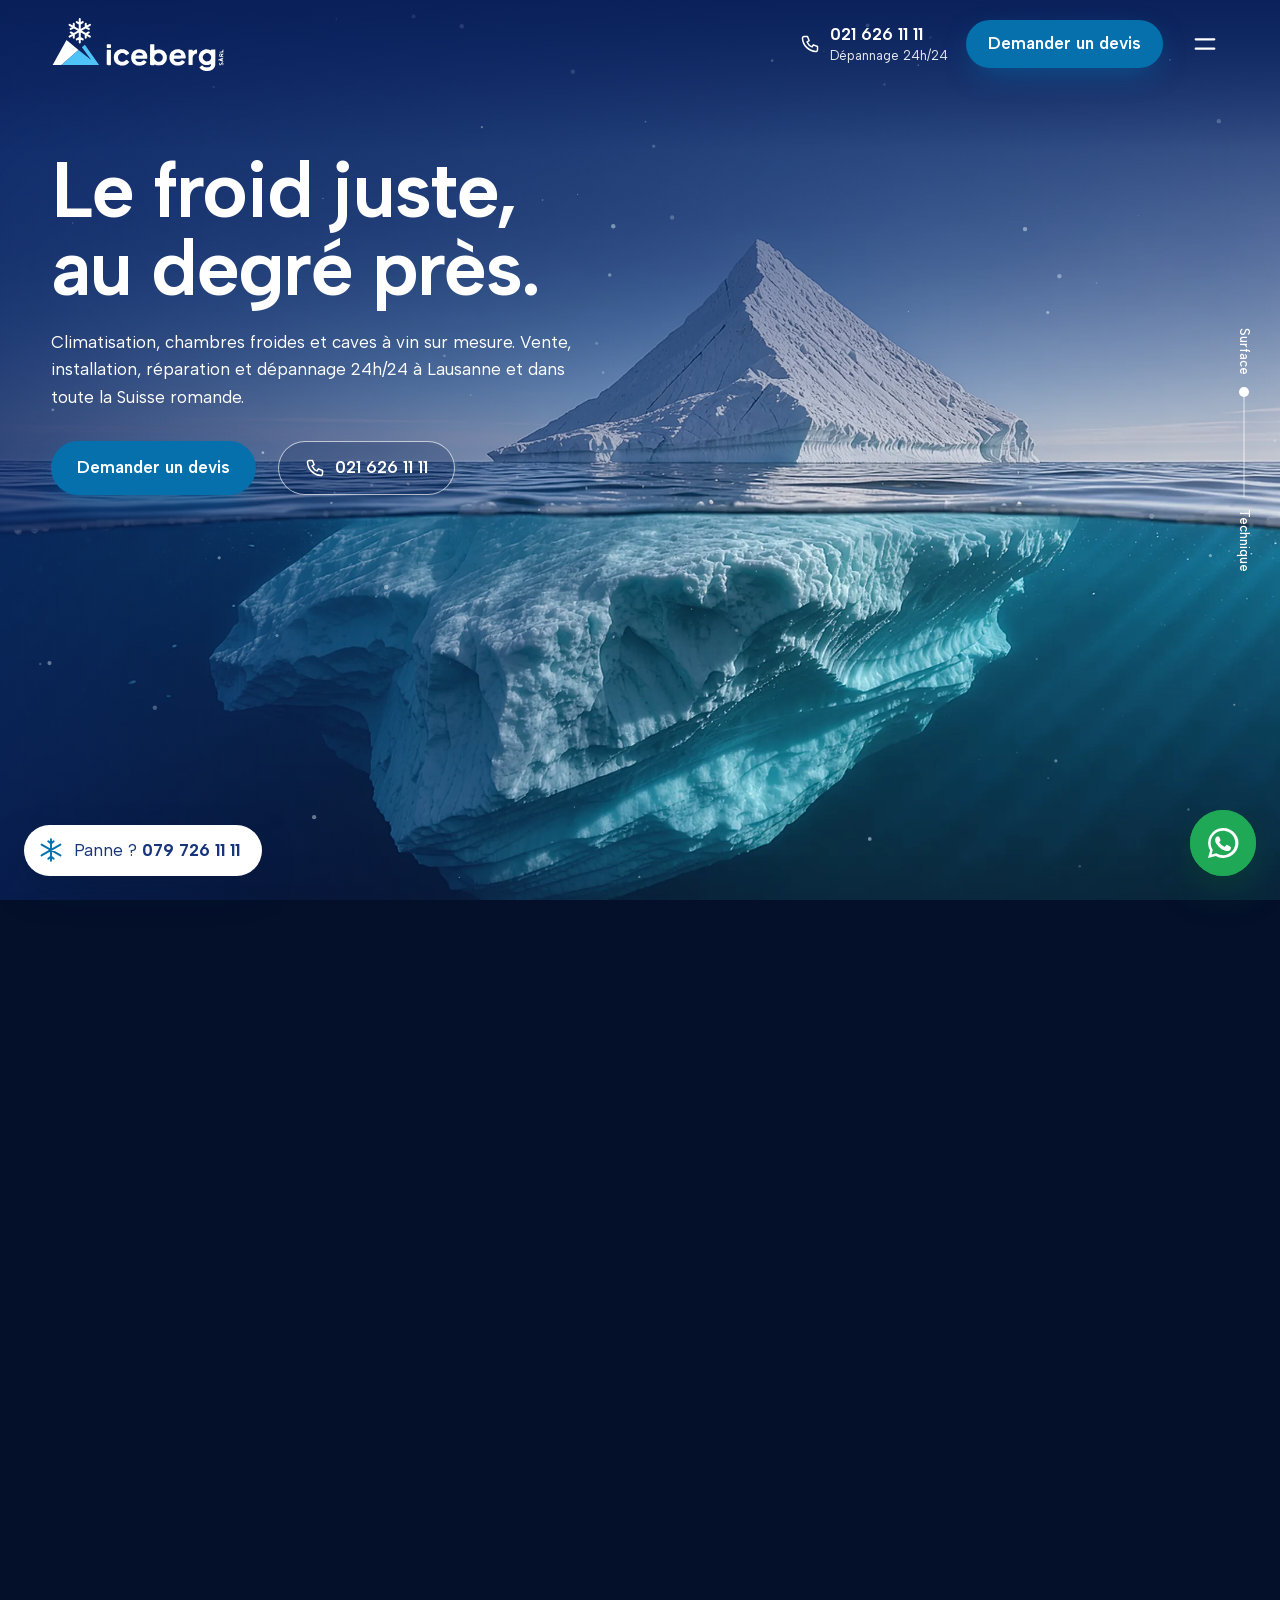
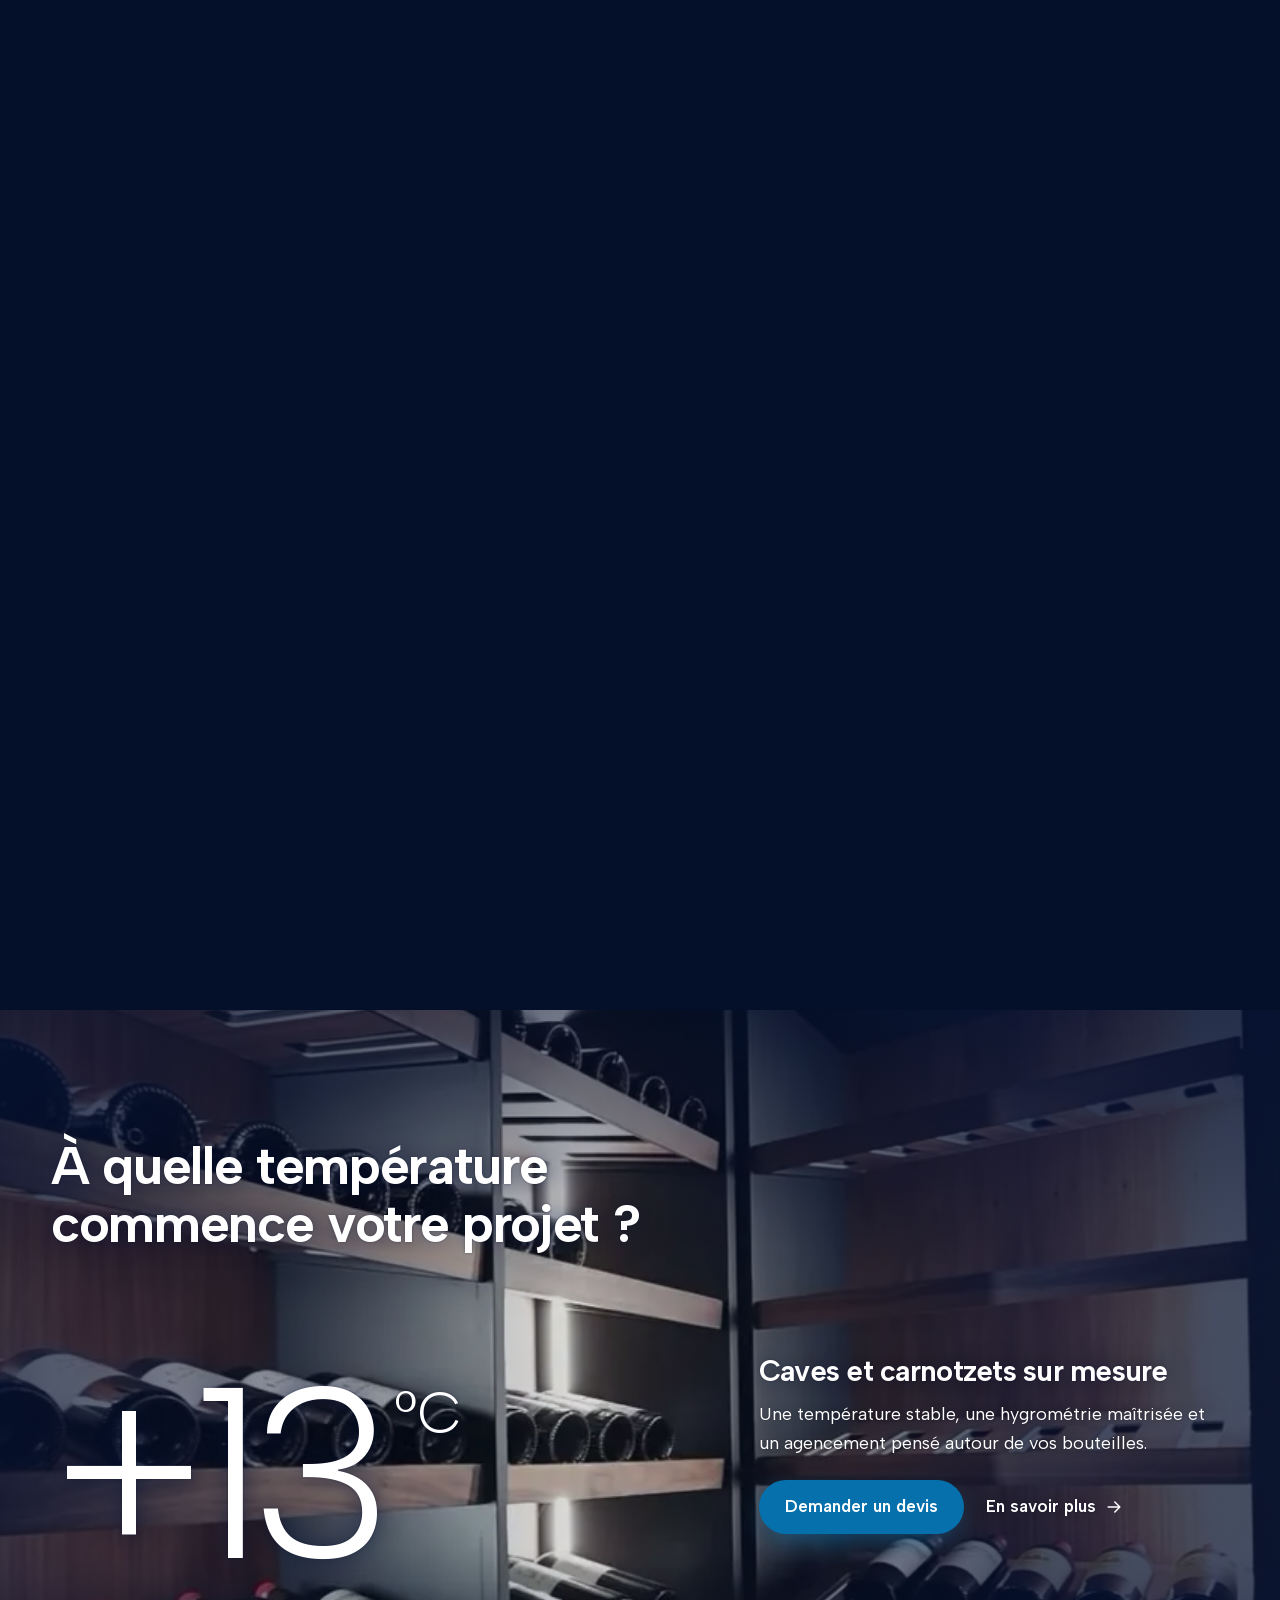
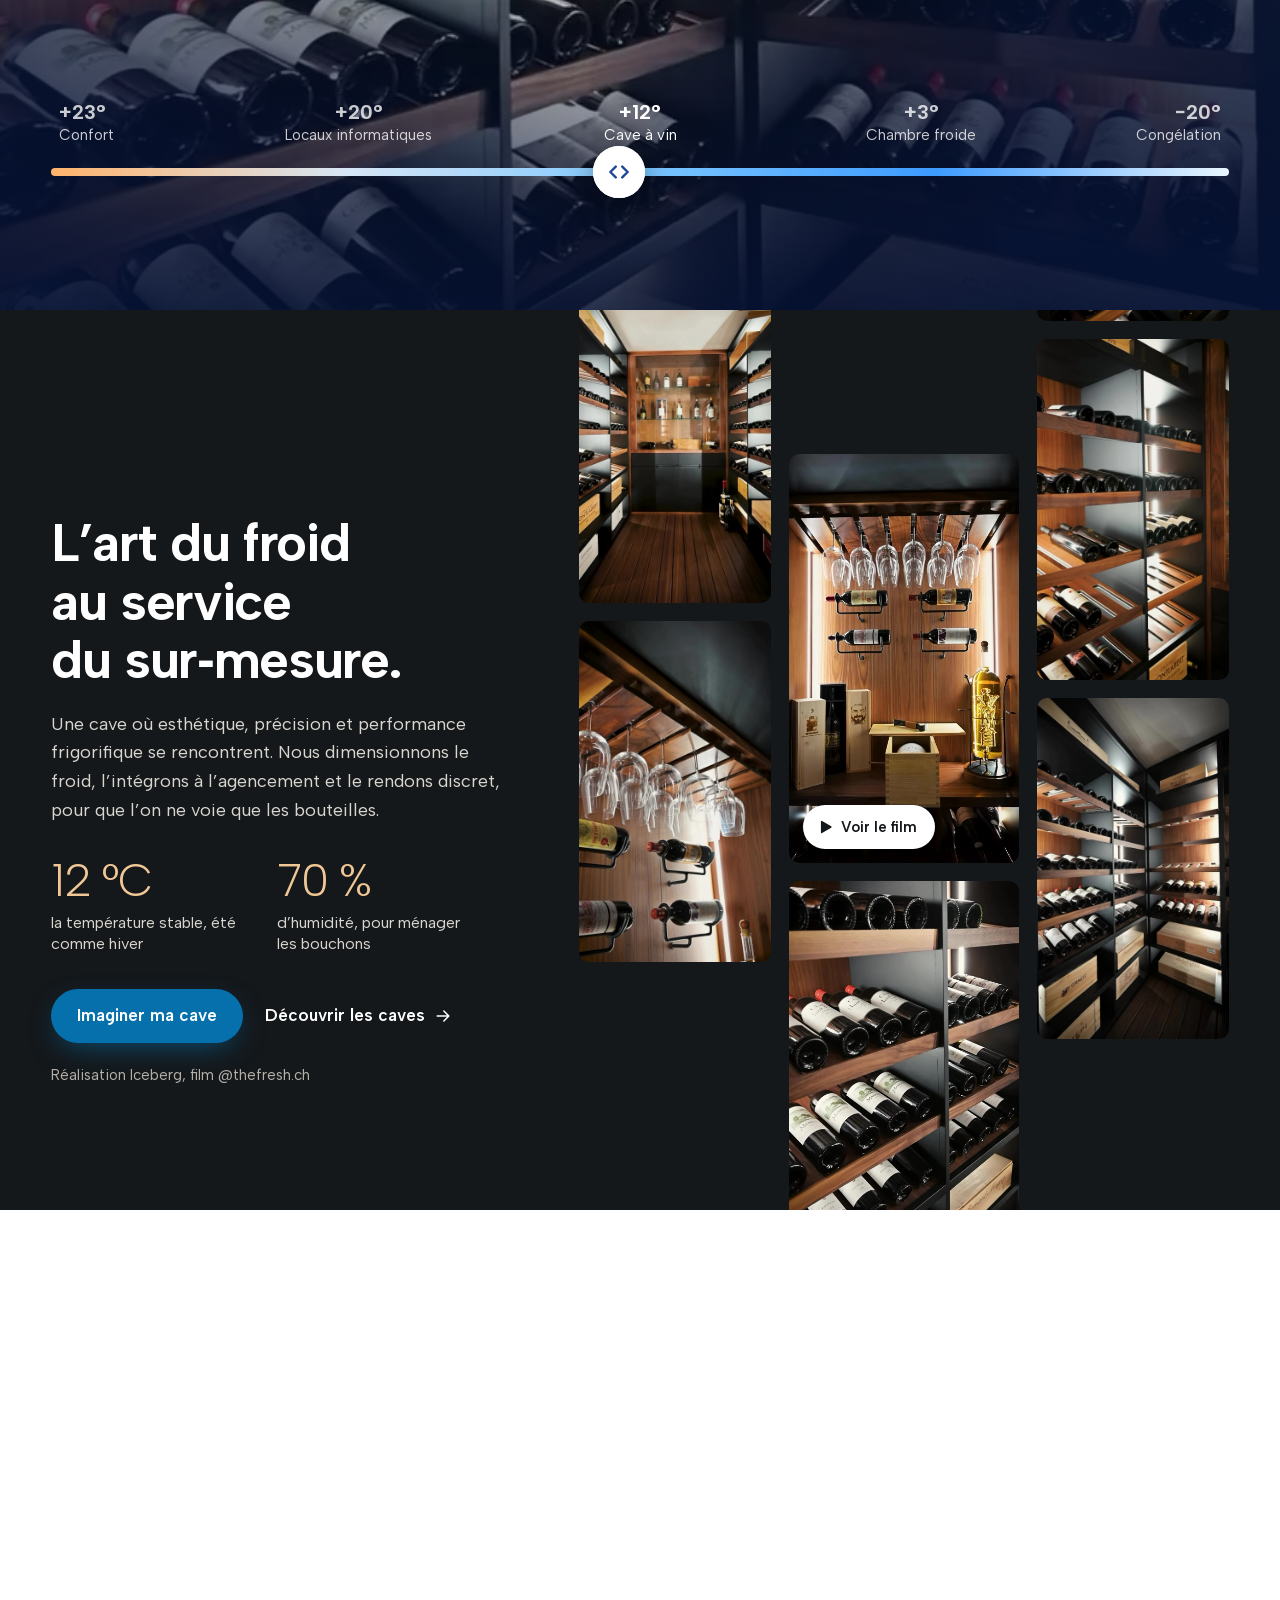
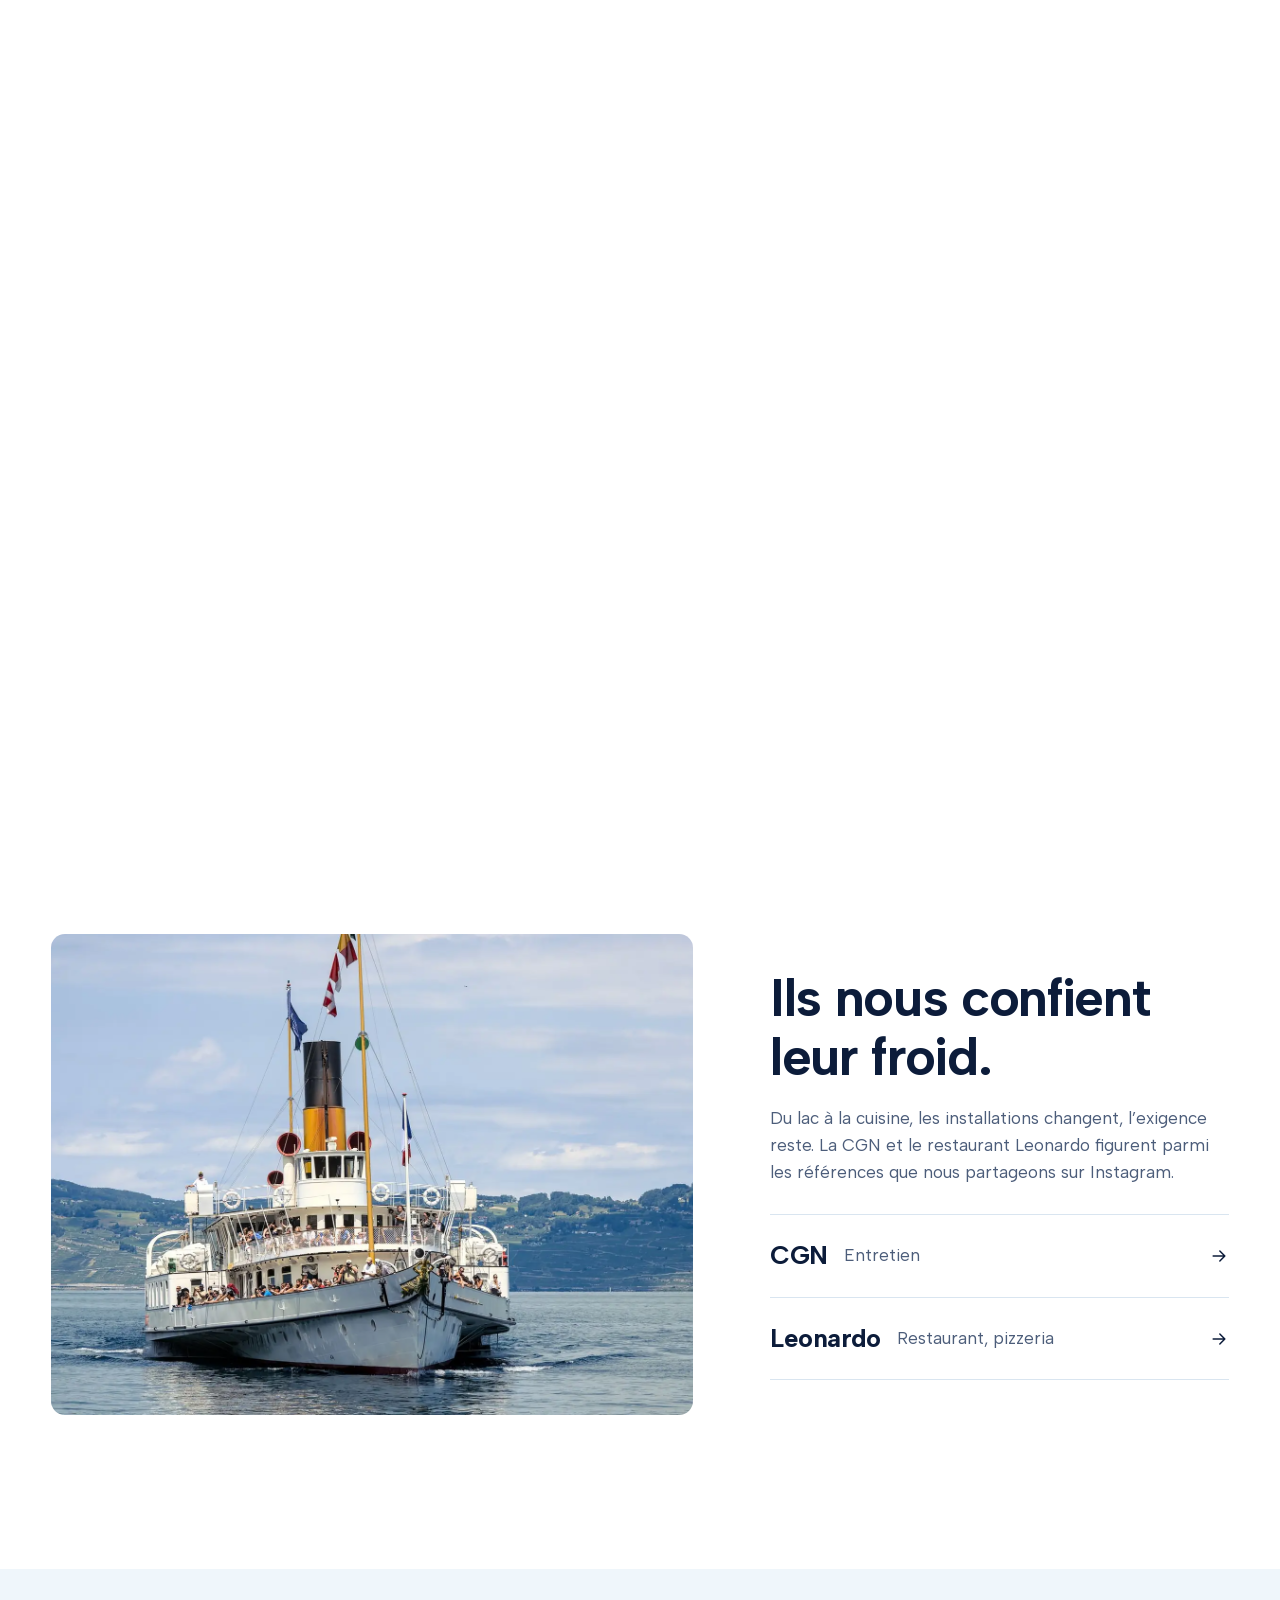
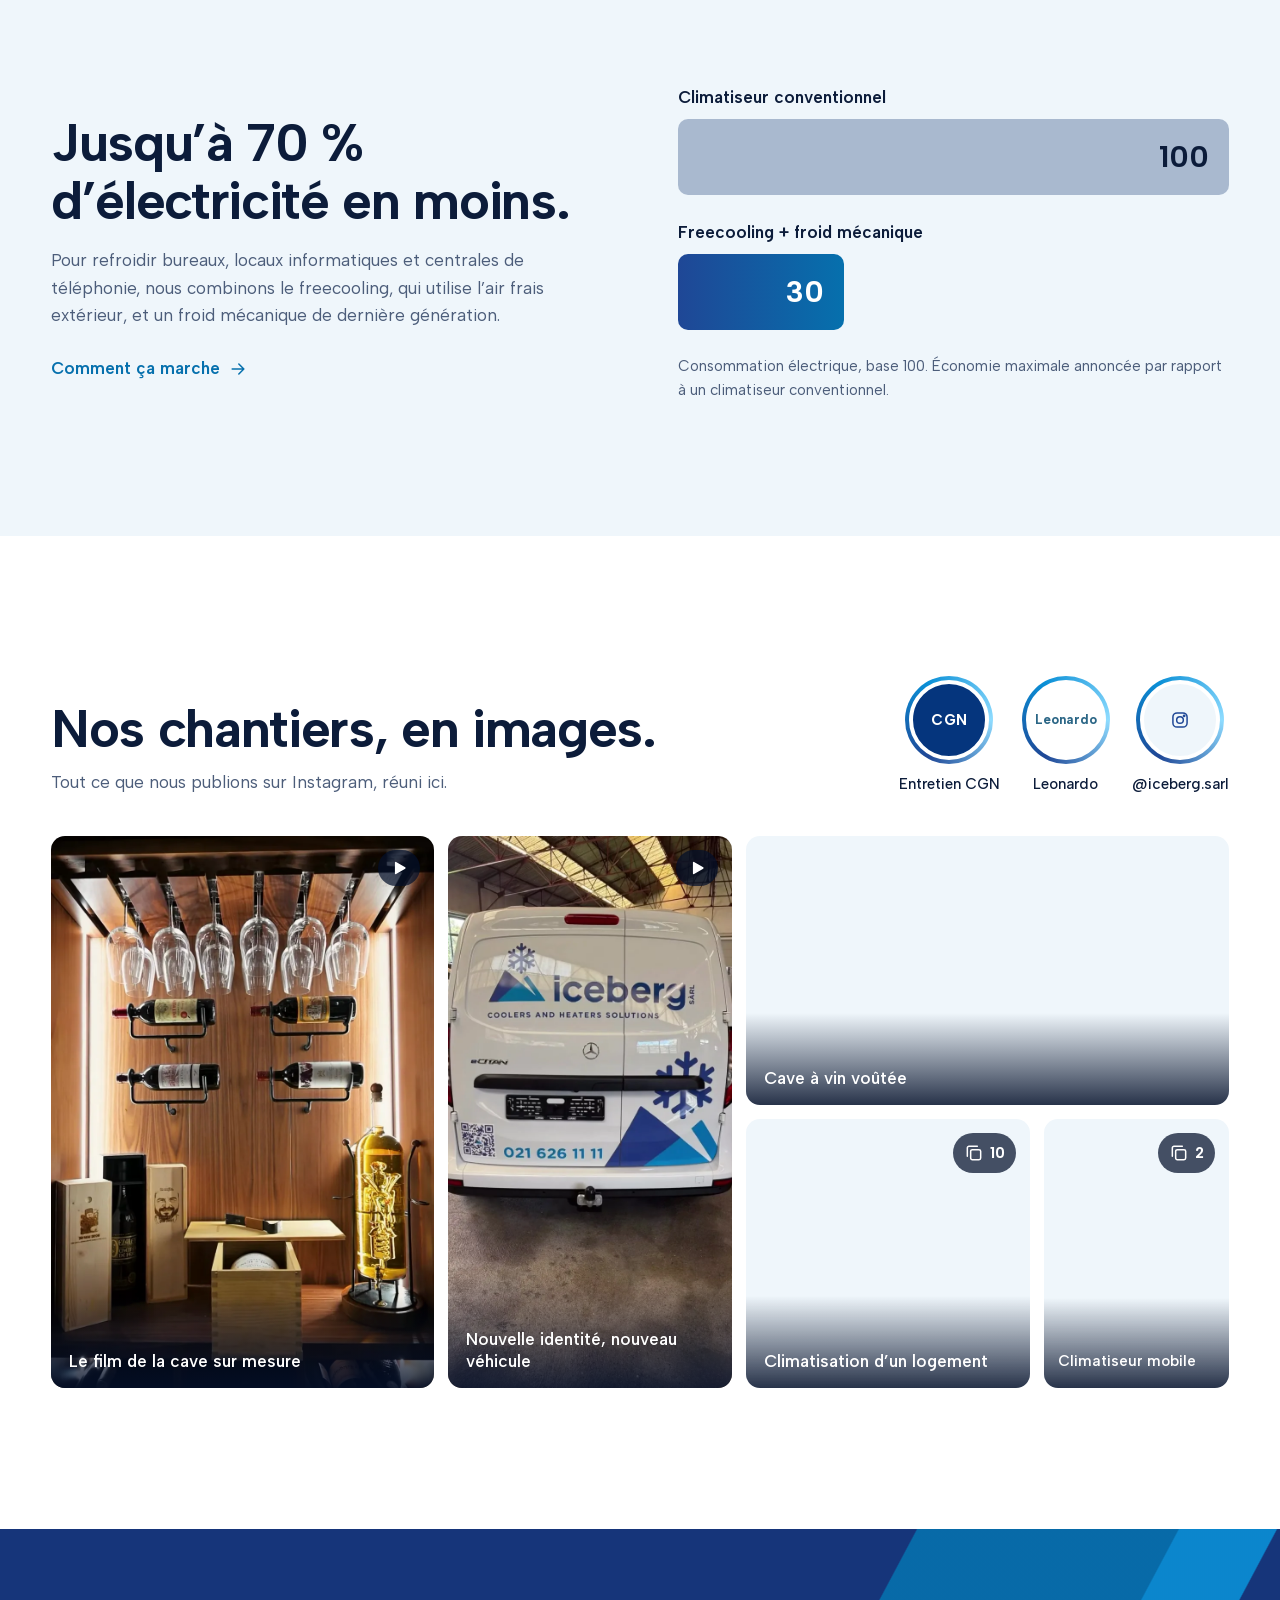
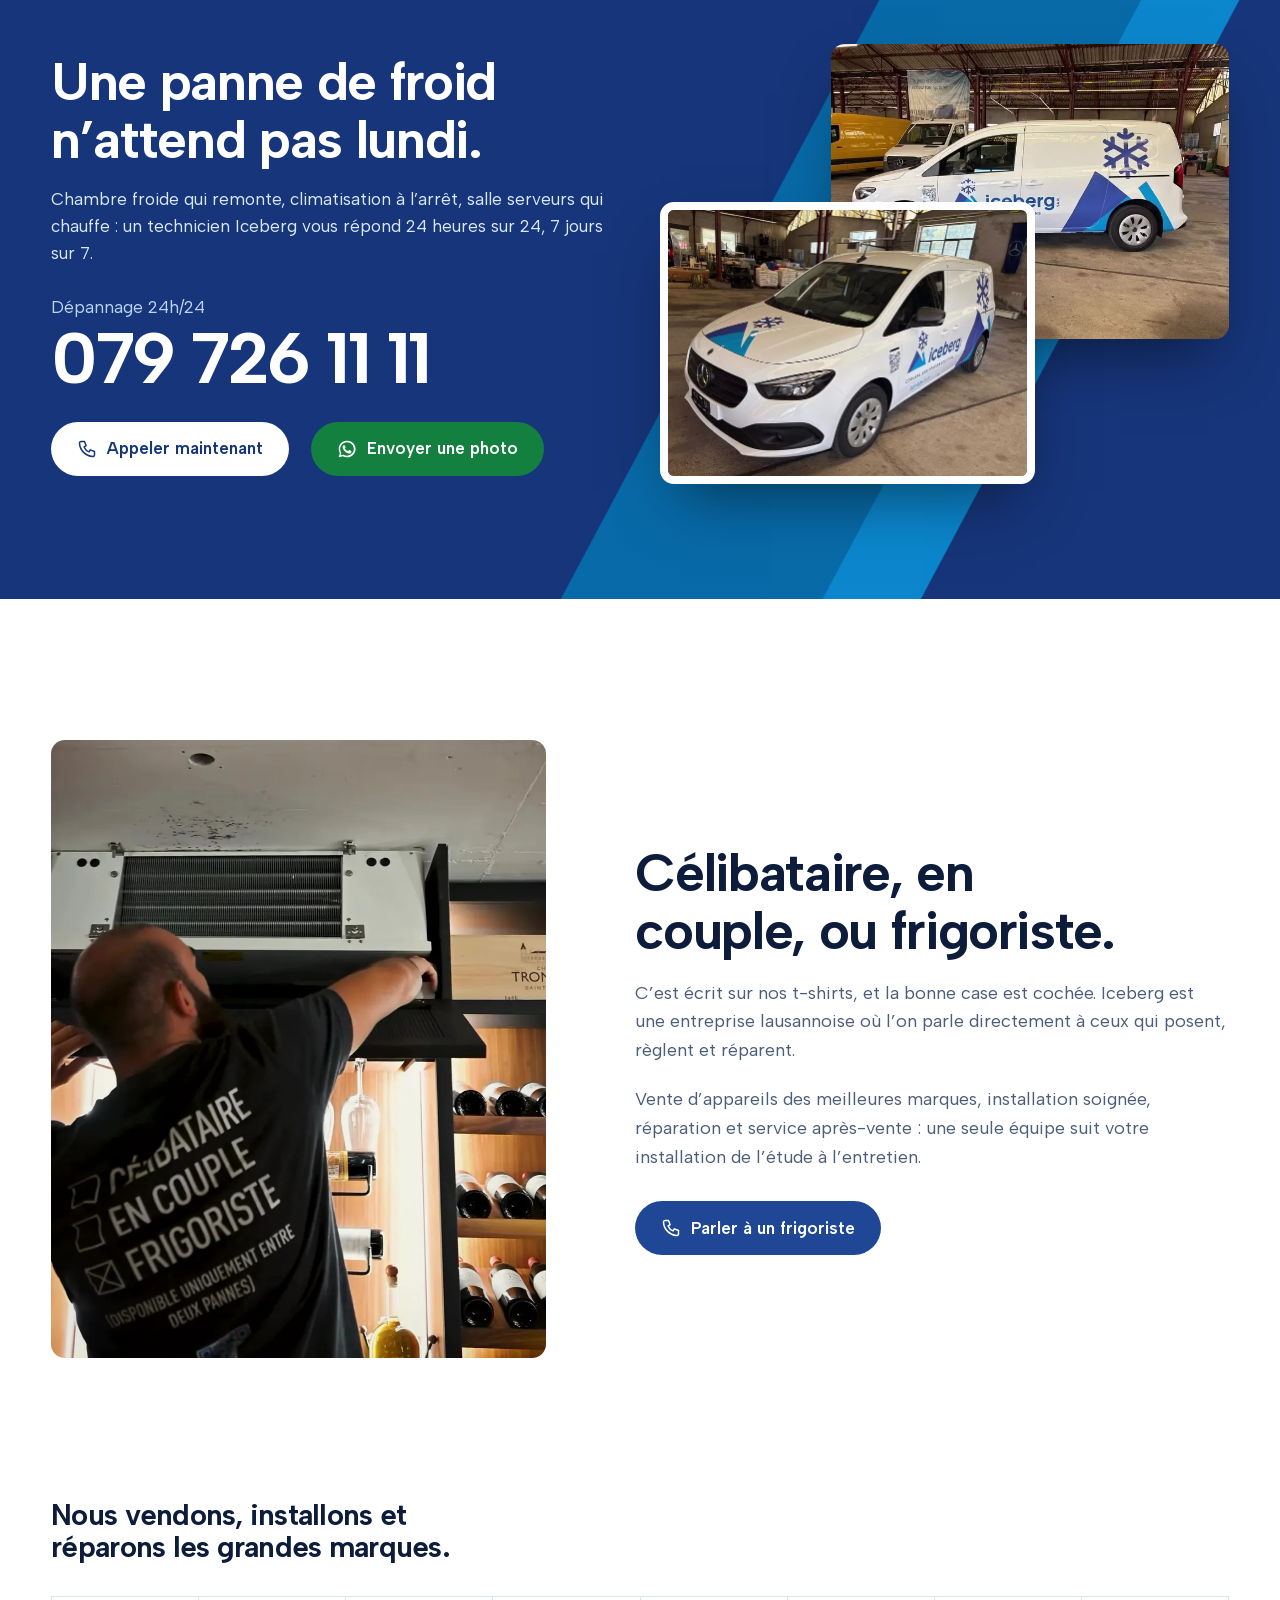
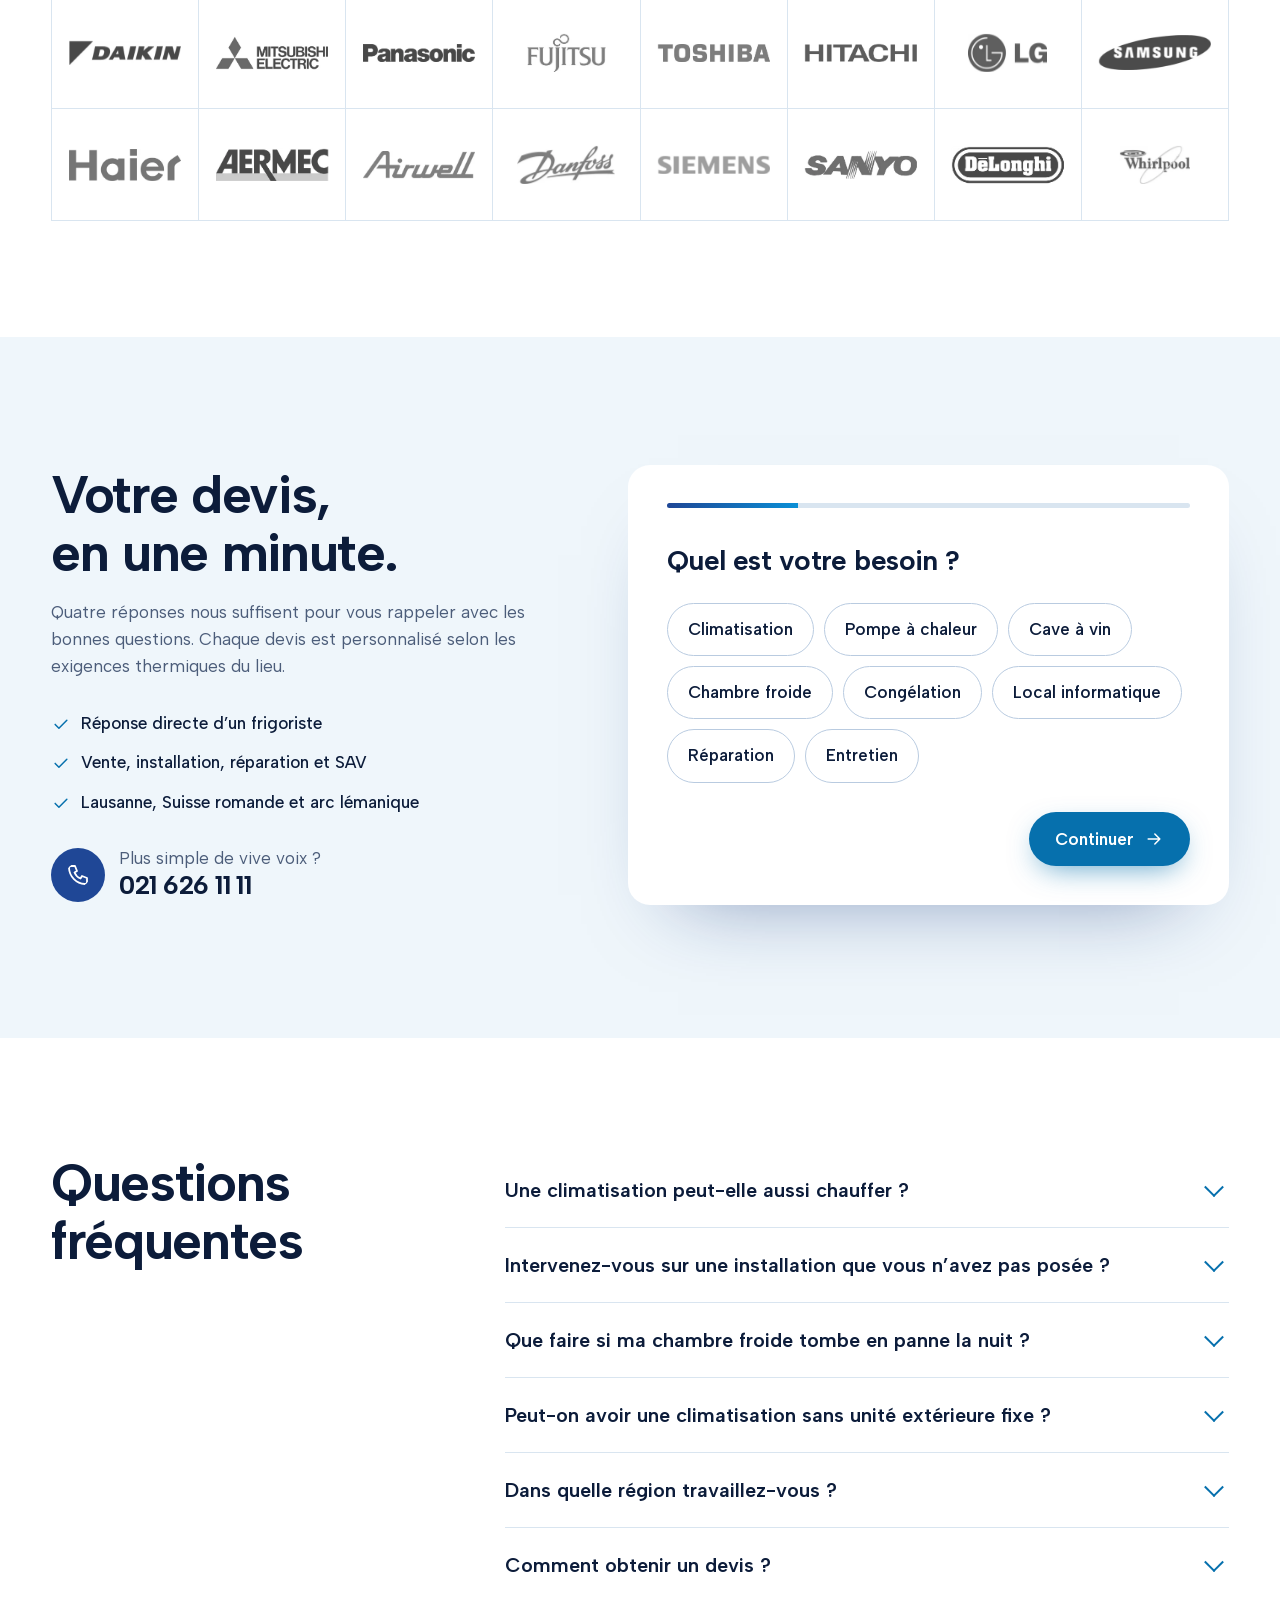
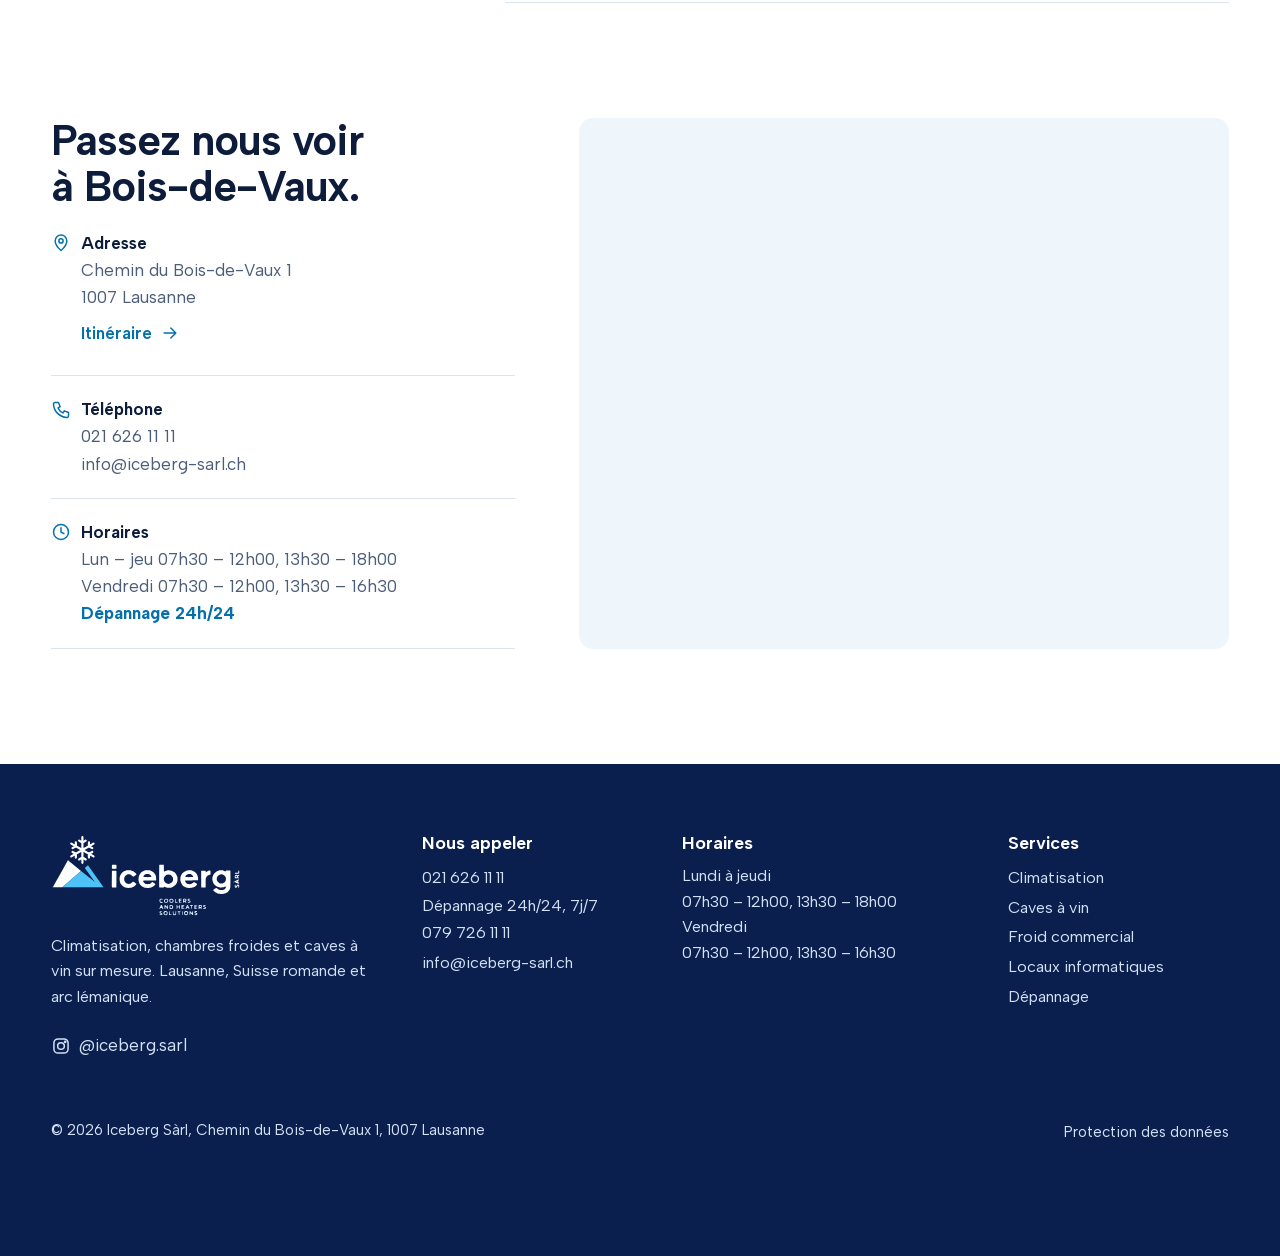
<file: docs/index.html>
<!doctype html>
<html lang="fr-CH" class="no-js">
<head>
<meta charset="utf-8"><meta name="viewport" content="width=device-width,initial-scale=1,viewport-fit=cover">
<title>Iceberg Sàrl | Climatisation, chambres froides et caves à vin à Lausanne</title><meta name="description" content="Frigoriste à Lausanne : climatisation, pompe à chaleur, chambre froide, congélation et cave à vin sur mesure. Vente, installation, réparation, dépannage 24h/24.">
<meta name="robots" content="noindex">
<link rel="canonical" href="https://welcometothenextlevel.github.io/iceberg/">
<meta property="og:type" content="website"><meta property="og:locale" content="fr_CH"><meta property="og:title" content="Iceberg Sàrl | Climatisation, chambres froides et caves à vin à Lausanne"><meta property="og:description" content="Frigoriste à Lausanne : climatisation, pompe à chaleur, chambre froide, congélation et cave à vin sur mesure. Vente, installation, réparation, dépannage 24h/24."><meta property="og:image" content="https://welcometothenextlevel.github.io/iceberg/assets/img/og.jpg"><meta name="twitter:card" content="summary_large_image">
<meta name="theme-color" content="#0b2a66"><link rel="icon" href="assets/img/mark.svg" type="image/svg+xml">
<link rel="preload" href="assets/fonts/albert.woff2" as="font" type="font/woff2" crossorigin>
<link rel="preload" as="image" href="assets/img/iceberg-m.webp" media="(max-width:800px)"><link rel="preload" as="image" href="assets/img/iceberg.webp" media="(min-width:801px)">
<script>document.documentElement.className='js'</script>
<link rel="stylesheet" href="assets/site.css?v=8">
<script type="application/ld+json">[{"@context": "https://schema.org", "@type": "HVACBusiness", "@id": "https://welcometothenextlevel.github.io/iceberg/#entreprise", "name": "Iceberg Sàrl", "url": "https://welcometothenextlevel.github.io/iceberg/", "telephone": "+41216261111", "email": "info@iceberg-sarl.ch", "image": "https://welcometothenextlevel.github.io/iceberg/assets/img/og.jpg", "logo": "https://welcometothenextlevel.github.io/iceberg/assets/img/logo.svg", "address": {"@type": "PostalAddress", "streetAddress": "Chemin du Bois-de-Vaux 1", "postalCode": "1007", "addressLocality": "Lausanne", "addressRegion": "VD", "addressCountry": "CH"}, "areaServed": ["Lausanne", "Suisse romande", "Arc lémanique"], "sameAs": ["https://www.instagram.com/iceberg.sarl/"], "openingHoursSpecification": [{"@type": "OpeningHoursSpecification", "dayOfWeek": ["Monday", "Tuesday", "Wednesday", "Thursday"], "opens": "07:30", "closes": "12:00"}, {"@type": "OpeningHoursSpecification", "dayOfWeek": ["Monday", "Tuesday", "Wednesday", "Thursday"], "opens": "13:30", "closes": "18:00"}, {"@type": "OpeningHoursSpecification", "dayOfWeek": "Friday", "opens": "07:30", "closes": "12:00"}, {"@type": "OpeningHoursSpecification", "dayOfWeek": "Friday", "opens": "13:30", "closes": "16:30"}], "contactPoint": {"@type": "ContactPoint", "telephone": "+41797261111", "contactType": "Dépannage 24h/24, 7j/7", "availableLanguage": "fr"}}]</script>
</head>
<body class="home">
<a class="skip" href="#contenu">Aller au contenu</a>
<header class="top" id="top">
 <div class="top-in">
  <a class="brand" href="index.html" aria-label="Iceberg Sàrl, accueil"><img class="lg-w" src="assets/img/logo-white-nav.svg" alt="" width="740" height="238"><img class="lg-c" src="assets/img/logo-nav.svg" alt="Iceberg Sàrl" width="740" height="238"></a>
  <nav class="nav" aria-label="Navigation principale"><a href="climatisation.html">Climatisation</a><a href="caves-a-vin.html">Caves à vin</a><a href="froid-commercial.html">Froid commercial</a><a href="locaux-informatiques.html">Locaux informatiques</a><a href="depannage.html">Dépannage</a><a href="index.html#realisations">Réalisations</a></nav>
  <div class="top-cta">
   <a class="tel" href="tel:+41216261111"><svg class="ic" viewBox="0 0 24 24" aria-hidden="true"><path d="M5 3h4l2 5-2.5 1.5a11 11 0 0 0 6 6L16 13l5 2v4a2 2 0 0 1-2.2 2A17 17 0 0 1 3 5.200 2 2 0 0 1 5 3Z"/></svg><span><b>021 626 11 11</b><i data-status>Dépannage 24h/24</i></span></a>
   <a class="btn btn-c" href="#devis" data-devis>Demander un devis</a>
   <button class="burger" aria-label="Ouvrir le menu" aria-expanded="false" aria-controls="menu"><svg class="ic" viewBox="0 0 24 24" aria-hidden="true"><path d="M4 8h16M4 16h16"/></svg></button>
  </div>
 </div>
</header>
<div class="menu" id="menu" inert><div class="menu-top"><img src="assets/img/logo-white-nav.svg" alt="Iceberg Sàrl" width="740" height="238"><button class="menu-x" aria-label="Fermer le menu"><svg class="ic" viewBox="0 0 24 24" aria-hidden="true"><path d="M6 6l12 12M18 6 6 18"/></svg></button></div><nav><a href="climatisation.html">Climatisation</a><a href="caves-a-vin.html">Caves à vin</a><a href="froid-commercial.html">Froid commercial</a><a href="locaux-informatiques.html">Locaux informatiques</a><a href="depannage.html">Dépannage</a><a href="index.html#realisations">Réalisations</a><a href="index.html#contact">Contact</a></nav><div class="menu-cta"><a class="btn btn-w" href="tel:+41216261111"><svg class="ic" viewBox="0 0 24 24" aria-hidden="true"><path d="M5 3h4l2 5-2.5 1.5a11 11 0 0 0 6 6L16 13l5 2v4a2 2 0 0 1-2.2 2A17 17 0 0 1 3 5.200 2 2 0 0 1 5 3Z"/></svg>021 626 11 11</a><a class="btn btn-g" href="https://wa.me/41797261111?text=Bonjour%20Iceberg%2C%20" target="_blank" rel="noopener"><svg class="ic wa-ic" viewBox="0 0 24 24" aria-hidden="true"><path fill="currentColor" stroke="none" d="M12 2a10 10 0 0 0-8.600 15L2 22l5.200-1.400A10 10 0 1 0 12 2Zm0 18.200a8.200 8.200 0 0 1-4.200-1.200l-.3-.2-3.100.8.800-3-.2-.3A8.200 8.200 0 1 1 12 20.200Zm4.500-6.100c-.2-.1-1.500-.7-1.700-.8-.2-.1-.4-.1-.6.100l-.8 1c-.1.200-.3.200-.5.100a6.700 6.700 0 0 1-3.300-2.900c-.3-.4.300-.4.700-1.300.1-.2 0-.3 0-.5l-.8-1.800c-.2-.5-.4-.4-.6-.4h-.5c-.2 0-.5.100-.7.300-.3.300-.9.900-.9 2.200s.9 2.500 1.100 2.700c.1.200 1.800 2.800 4.400 3.900 1.600.7 2.300.700 3.100.6.500-.1 1.500-.6 1.700-1.200.2-.6.2-1.100.2-1.200-.1-.2-.3-.2-.6-.4Z"/></svg>WhatsApp</a></div></div>
<main id="contenu">
<section class="dive" aria-label="Iceberg Sàrl"><div class="dive-st">
 <div class="dive-img"><picture><source media="(max-width:800px)" srcset="assets/img/iceberg-m.webp"><img src="assets/img/iceberg.webp" alt="Un iceberg vu au-dessus et au-dessous de la surface de l’eau" width="2200" height="2261" fetchpriority="high"></picture></div>
 <div class="dive-sh"></div><canvas class="dive-c" aria-hidden="true"></canvas>
 <div class="dive-a wrap"><h1>Le froid juste, au&nbsp;degré&nbsp;près.</h1><p>Climatisation, chambres froides et caves à vin sur mesure. Vente, installation, réparation et dépannage 24h/24 à Lausanne et dans toute la Suisse romande.</p>
  <div class="row"><a class="btn btn-c" href="#devis" data-devis>Demander un devis</a><a class="btn btn-o" href="tel:+41216261111"><svg class="ic" viewBox="0 0 24 24" aria-hidden="true"><path d="M5 3h4l2 5-2.5 1.5a11 11 0 0 0 6 6L16 13l5 2v4a2 2 0 0 1-2.2 2A17 17 0 0 1 3 5.200 2 2 0 0 1 5 3Z"/></svg>021 626 11 11</a></div></div>
 <div class="dive-b wrap"><h2>Vous sentez le confort.<br>Nous nous occupons de&nbsp;tout&nbsp;le&nbsp;reste.</h2>
  <ul><li><b>Calculer</b><span>Le besoin thermique réel du lieu, avant de parler d’appareil.</span></li><li><b>Installer</b><span>Des machines des meilleures marques, posées proprement.</span></li><li><b>Réparer</b><span>Un diagnostic d’expert, sur tout type d’installation.</span></li><li><b>Veiller</b><span>Un technicien joignable 24h/24, 7 jours sur 7.</span></li></ul></div>
 <div class="dive-d" aria-hidden="true"><span>Surface</span><i><em></em></i><span>Technique</span></div>
</div></section>

<section class="th" id="services" aria-labelledby="th-h"><div class="th-bgs"><figure class="th-bg on" data-i="0"><img src="assets/img/salon.webp" alt="Salon au bord de l’eau équipé d’une climatisation murale" width="1800" height="1200" decoding="async" ></figure><figure class="th-bg" data-i="1"><img src="assets/img/serveurs.webp" alt="Baies de serveurs dans un local informatique" width="1800" height="1200" loading=lazy decoding="async" ></figure><figure class="th-bg" data-i="2"><img src="assets/img/cave-22_5.webp" alt="Cave à vin sur mesure réalisée par Iceberg Sàrl" width="1800" height="1200" loading=lazy decoding="async" ></figure><figure class="th-bg" data-i="3"><img src="assets/img/cuisine.webp" alt="Cuisine professionnelle en inox" width="1800" height="1200" loading=lazy decoding="async" ></figure><figure class="th-bg" data-i="4"><img src="assets/img/congelation.webp" alt="Armoires de congélation professionnelles" width="1800" height="1200" loading=lazy decoding="async" ></figure></div><div class="th-tint"></div><div class="th-frost"></div>
 <div class="wrap th-in"><h2 id="th-h">À quelle température commence votre projet&nbsp;?</h2>
  <div class="th-mid"><div class="th-num" aria-hidden="true"><span id="thn">+23</span><sup>°C</sup></div><div class="th-cards"><article class="th-card on" data-i="0"><h3>Climatisation et pompe à chaleur</h3><p>Split, multisplit ou mobile : un appareil réversible rafraîchit l’été et chauffe l’hiver. Filtres à charbon actif, antibactériens, lampes UV ou ionisation rendent l’air plus sain.</p><div class="row"><a class="btn btn-c" href="#devis" data-devis data-besoin="Climatisation">Demander un devis</a><a class="lnk lnk-w" href="climatisation.html">En savoir plus<svg class="ic" viewBox="0 0 24 24" aria-hidden="true"><path d="M5 12h14M13 6l6 6-6 6"/></svg></a></div></article><article class="th-card" data-i="1" inert><h3>Serveurs, bureaux, téléphonie</h3><p>Freecooling et froid mécanique combinés, close control : vos machines restent à température constante, avec une consommation réduite.</p><div class="row"><a class="btn btn-c" href="#devis" data-devis data-besoin="Local informatique">Demander un devis</a><a class="lnk lnk-w" href="locaux-informatiques.html">En savoir plus<svg class="ic" viewBox="0 0 24 24" aria-hidden="true"><path d="M5 12h14M13 6l6 6-6 6"/></svg></a></div></article><article class="th-card" data-i="2" inert><h3>Caves et carnotzets sur mesure</h3><p>Une température stable, une hygrométrie maîtrisée et un agencement pensé autour de vos bouteilles.</p><div class="row"><a class="btn btn-c" href="#devis" data-devis data-besoin="Cave à vin">Demander un devis</a><a class="lnk lnk-w" href="caves-a-vin.html">En savoir plus<svg class="ic" viewBox="0 0 24 24" aria-hidden="true"><path d="M5 12h14M13 6l6 6-6 6"/></svg></a></div></article><article class="th-card" data-i="3" inert><h3>Froid commercial</h3><p>Restaurants, traiteurs, commerces : chambres froides, garde-mangers et frigos professionnels, de la conception à l’entretien.</p><div class="row"><a class="btn btn-c" href="#devis" data-devis data-besoin="Chambre froide">Demander un devis</a><a class="lnk lnk-w" href="froid-commercial.html">En savoir plus<svg class="ic" viewBox="0 0 24 24" aria-hidden="true"><path d="M5 12h14M13 6l6 6-6 6"/></svg></a></div></article><article class="th-card" data-i="4" inert><h3>Froid négatif</h3><p>Chambres de congélation et meubles négatifs, installés, entretenus et dépannés jour et nuit.</p><div class="row"><a class="btn btn-c" href="#devis" data-devis data-besoin="Congélation">Demander un devis</a><a class="lnk lnk-w" href="froid-commercial.html">En savoir plus<svg class="ic" viewBox="0 0 24 24" aria-hidden="true"><path d="M5 12h14M13 6l6 6-6 6"/></svg></a></div></article></div></div>
  <div class="th-sl"><div class="th-tr"><div class="th-marks"><button data-i="0" style="--p:0%" class=on><b>+23°</b><span>Confort</span></button><button data-i="1" style="--p:25%"><b>+20°</b><span>Locaux informatiques</span></button><button data-i="2" style="--p:50%"><b>+12°</b><span>Cave à vin</span></button><button data-i="3" style="--p:75%"><b>+3°</b><span>Chambre froide</span></button><button data-i="4" style="--p:100%"><b>−20°</b><span>Congélation</span></button></div><input type="range" id="thr" min="0" max="100" step="0.5" value="0" aria-label="Choisir une température" aria-valuetext="+23 °C, Confort"><i class="th-fill"></i><i class="th-k"><svg viewBox="0 0 24 24"><path d="m9 7-5 5 5 5M15 7l5 5-5 5"/></svg></i></div></div>
 </div></section>

<section class="cave"><div class="cave-st"><div class="wrap cave-in">
 <div class="cave-t"><h2>L’art du froid au service du sur&#8209;mesure.</h2><p>Une cave où esthétique, précision et performance frigorifique se rencontrent. Nous dimensionnons le froid, l’intégrons à l’agencement et le rendons discret, pour que l’on ne voie que les bouteilles.</p>
  <dl class="cave-d"><div><dd><span data-count="12">12</span> °C</dd><dt>la température stable, été comme hiver</dt></div><div><dd><span data-count="70">70</span> %</dd><dt>d’humidité, pour ménager les bouchons</dt></div></dl>
  <div class="row"><a class="btn btn-c" href="#devis" data-devis data-besoin="Cave à vin">Imaginer ma cave</a><a class="lnk lnk-w" href="caves-a-vin.html">Découvrir les caves<svg class="ic" viewBox="0 0 24 24" aria-hidden="true"><path d="M5 12h14M13 6l6 6-6 6"/></svg></a></div><p class="cred">Réalisation Iceberg, film @thefresh.ch</p></div>
 <div class="cave-g"><div class="cg cg-1"><img src="assets/img/cave-9_2.webp" alt="Allée centrale d’une cave à vin sur mesure" width="900" height="1600" loading=lazy decoding="async" ><img src="assets/img/cave-15.webp" alt="Verres et bouteilles suspendus dans une cave à vin" width="900" height="1600" loading=lazy decoding="async" ><img src="assets/img/cave-4_3.webp" alt="Bouteilles en étagères" width="900" height="1600" loading=lazy decoding="async" ></div><div class="cg cg-2"><button class="cave-v" data-post="0" aria-label="Voir le film de la cave"><video muted loop playsinline preload="none" poster="assets/img/cave-13_2.webp" data-src="assets/video/cave.mp4" aria-hidden="true"></video><span><svg class="ic" viewBox="0 0 24 24" aria-hidden="true"><path d="M8 5.500v13l11-6.500z" fill="currentColor"/></svg>Voir le film</span></button><img src="assets/img/cave-21.webp" alt="Bouteilles rangées sur des étagères en bois éclairées" width="900" height="1600" loading=lazy decoding="async" ></div><div class="cg cg-3"><img src="assets/img/cave-5_3.webp" alt="Bouteilles alignées dans une cave éclairée" width="900" height="1600" loading=lazy decoding="async" ><img src="assets/img/cave-11.webp" alt="Étagères inclinées et lumière intégrée" width="900" height="1600" loading=lazy decoding="async" ><img src="assets/img/cave-22_5.webp" alt="Angle d’une cave à vin éclairée" width="900" height="1600" loading=lazy decoding="async" ></div></div>
</div></div></section>

<section class="ref"><div class="wrap ref-in"><div class="ref-m" data-par><img src="assets/img/vapeur.webp" alt="Bateau Belle Époque sur le lac Léman (photo d’illustration)" width="1800" height="1199" loading=lazy decoding="async" ></div><div class="ref-t" data-r><h2>Ils nous confient leur froid.</h2><p>Du lac à la cuisine, les installations changent, l’exigence reste. La CGN et le restaurant Leonardo figurent parmi les références que nous partageons sur Instagram.</p>
 <ul><li><a href="https://www.instagram.com/stories/highlights/17981025742292296/" target="_blank" rel="noopener"><b>CGN</b><span>Entretien</span><svg class="ic" viewBox="0 0 24 24" aria-hidden="true"><path d="M5 12h14M13 6l6 6-6 6"/></svg></a></li><li><a href="https://www.instagram.com/stories/highlights/17874466897409947/" target="_blank" rel="noopener"><b>Leonardo</b><span>Restaurant, pizzeria</span><svg class="ic" viewBox="0 0 24 24" aria-hidden="true"><path d="M5 12h14M13 6l6 6-6 6"/></svg></a></li></ul></div></div></section>

<section class="free"><div class="wrap free-in"><div data-r><h2>Jusqu’à 70&nbsp;% d’électricité en moins.</h2><p>Pour refroidir bureaux, locaux informatiques et centrales de téléphonie, nous combinons le freecooling, qui utilise l’air frais extérieur, et un froid mécanique de dernière génération.</p><a class="lnk" href="locaux-informatiques.html">Comment ça marche<svg class="ic" viewBox="0 0 24 24" aria-hidden="true"><path d="M5 12h14M13 6l6 6-6 6"/></svg></a></div>
 <div class="free-g" role="img" aria-label="Consommation électrique : climatiseur conventionnel 100, freecooling et froid mécanique jusqu’à 30"><div><span>Climatiseur conventionnel</span><i style="--w:100%"><b>100</b></i></div><div class="lo"><span>Freecooling + froid mécanique</span><i style="--w:30%"><b>30</b></i></div><p>Consommation électrique, base 100. Économie maximale annoncée par rapport à un climatiseur conventionnel.</p></div></div></section>

<section class="insta" id="realisations"><div class="wrap">
 <div class="insta-h"><div data-r><h2>Nos chantiers, en images.</h2><p>Tout ce que nous publions sur Instagram, réuni ici.</p></div>
  <div class="stories" aria-label="Stories à la une"><a href="https://www.instagram.com/stories/highlights/17981025742292296/" target="_blank" rel="noopener"><i><span class="s-cgn">CGN</span></i>Entretien CGN</a><a href="https://www.instagram.com/stories/highlights/17874466897409947/" target="_blank" rel="noopener"><i><span class="s-leo">Leonardo</span></i>Leonardo</a><a href="https://www.instagram.com/iceberg.sarl/" target="_blank" rel="noopener"><i><span><svg class="ic" viewBox="0 0 24 24" aria-hidden="true"><rect x="3.500" y="3.500" width="17" height="17" rx="5"/><circle cx="12" cy="12" r="4"/><circle cx="17" cy="7" r=".8" fill="currentColor"/></svg></span></i>@iceberg.sarl</a></div></div>
 <div class="tiles"><button class="tile t-big" data-post="0" aria-label="Voir la publication du 26 octobre 2026"><video muted loop playsinline preload="none" poster="assets/img/cave-13_2.webp" data-src="assets/video/reel-cave.mp4" aria-hidden="true"></video><span class="t-k"><svg class="ic" viewBox="0 0 24 24" aria-hidden="true"><path d="M8 5.500v13l11-6.500z" fill="currentColor"/></svg></span><span class="t-c">Le film de la cave sur mesure</span></button><button class="tile t-tall" data-post="1" aria-label="Voir la publication du 3 juin 2026"><video muted loop playsinline preload="none" poster="assets/img/van-1.webp" data-src="assets/video/reel-van.mp4" aria-hidden="true"></video><span class="t-k"><svg class="ic" viewBox="0 0 24 24" aria-hidden="true"><path d="M8 5.500v13l11-6.500z" fill="currentColor"/></svg></span><span class="t-c">Nouvelle identité, nouveau véhicule</span></button><button class="tile t-clim" data-post="2" aria-label="Voir la publication du 1 juillet 2019"><img src="assets/img/ig-clim-2.webp" alt="Climatisation, réalisations, projet clim, froid et chaud, pompe à chaleur. Coolers and heaters solutions. Installations, dépannage, vente." width="1080" height="1080" loading=lazy decoding="async" ><span class="t-k"><svg class="ic" viewBox="0 0 24 24" aria-hidden="true"><rect x="8" y="8" width="12" height="12" rx="2"/><path d="M4 16V6a2 2 0 0 1 2-2h10"/></svg><b>10</b></span><span class="t-c">Climatisation d’un logement</span></button><button class="tile t-cave" data-post="3" aria-label="Voir la publication du 30 août 2020"><img src="assets/img/ig-cave-2020.webp" alt="Cave à vin sur mesure." width="1080" height="1080" loading=lazy decoding="async" ><span class="t-c">Cave à vin voûtée</span></button><button class="tile t-mob" data-post="4" aria-label="Voir la publication du 1 septembre 2020"><img src="assets/img/ig-mobile-2.webp" alt="Climatiseur mobile, unité intérieure et unité extérieure. Crissier." width="1080" height="1080" loading=lazy decoding="async" ><span class="t-k"><svg class="ic" viewBox="0 0 24 24" aria-hidden="true"><rect x="8" y="8" width="12" height="12" rx="2"/><path d="M4 16V6a2 2 0 0 1 2-2h10"/></svg><b>2</b></span><span class="t-c">Climatiseur mobile</span></button></div></div></section>
<dialog class="lb" aria-label="Publication Instagram"><div class="lb-in"><div class="lb-m"></div><button class="lb-n lb-prev" aria-label="Image précédente"><svg class="ic" viewBox="0 0 24 24" aria-hidden="true"><path d="M15 5l-7 7 7 7"/></svg></button><button class="lb-n lb-next" aria-label="Image suivante"><svg class="ic" viewBox="0 0 24 24" aria-hidden="true"><path d="m9 5 7 7-7 7"/></svg></button><div class="lb-t"><div class="lb-dots"></div><p class="lb-cap"></p><p class="lb-d"></p><div class="row"><a class="btn btn-c" href="#devis" data-devis data-lbclose>Un projet similaire ?</a><a class="lnk lb-l" target="_blank" rel="noopener">Voir sur Instagram<svg class="ic" viewBox="0 0 24 24" aria-hidden="true"><path d="M5 12h14M13 6l6 6-6 6"/></svg></a></div></div></div><button class="lb-x" aria-label="Fermer"><svg class="ic" viewBox="0 0 24 24" aria-hidden="true"><path d="M6 6l12 12M18 6 6 18"/></svg></button></dialog>
<script type="application/json" id="posts">[{"id": "De-K2QBMTwr", "kind": "reel", "src": "reel-cave", "date": "26 octobre 2026", "cap": "L’art du froid au service du sur-mesure. Une cave à vin où esthétique, précision et performance frigorifique se rencontrent. Une belle réalisation qui reflète notre savoir-faire et notre passion pour le froid commercial. Film : @thefresh.ch", "poster": "cave-13_2", "t": "Le film de la cave sur mesure"}, {"id": "DZIAv4Tsl1Q", "kind": "reel", "src": "reel-van", "date": "3 juin 2026", "cap": "Notre image évolue, notre engagement reste le même. Iceberg prend la route avec une nouvelle identité.", "poster": "van-1", "t": "Nouvelle identité, nouveau véhicule"}, {"id": "BzX37SVoMIy", "kind": "p", "imgs": ["ig-clim-1", "ig-clim-2", "ig-clim-3", "ig-clim-4", "ig-clim-5", "ig-clim-6", "ig-clim-7", "ig-clim-8", "ig-clim-9", "ig-clim-10"], "date": "1 juillet 2019", "cap": "Climatisation, réalisations, projet clim, froid et chaud, pompe à chaleur. Coolers and heaters solutions. Installations, dépannage, vente.", "cover": 1, "t": "Climatisation d’un logement"}, {"id": "CEg_3xNgMVJ", "kind": "p", "imgs": ["ig-cave-2020"], "date": "30 août 2020", "cap": "Cave à vin sur mesure.", "t": "Cave à vin voûtée"}, {"id": "CElkHErAuE1", "kind": "p", "imgs": ["ig-mobile-1", "ig-mobile-2"], "date": "1 septembre 2020", "cap": "Climatiseur mobile, unité intérieure et unité extérieure. Crissier.", "t": "Climatiseur mobile", "cover": 1}]</script>
<section class="urg"><div class="wrap urg-in">
 <div class="urg-t" data-r><h2>Une panne de froid n’attend pas lundi.</h2><p>Chambre froide qui remonte, climatisation à l’arrêt, salle serveurs qui chauffe : un technicien Iceberg vous répond 24 heures sur 24, 7 jours sur 7.</p>
 <a class="urg-n" href="tel:+41797261111"><span>Dépannage 24h/24</span><b>079 726 11 11</b></a>
 <div class="row"><a class="btn btn-w" href="tel:+41797261111"><svg class="ic" viewBox="0 0 24 24" aria-hidden="true"><path d="M5 3h4l2 5-2.5 1.5a11 11 0 0 0 6 6L16 13l5 2v4a2 2 0 0 1-2.2 2A17 17 0 0 1 3 5.200 2 2 0 0 1 5 3Z"/></svg>Appeler maintenant</a><a class="btn btn-g" href="https://wa.me/41797261111?text=Bonjour%20Iceberg%2C%20j%E2%80%99ai%20une%20panne%20%C3%A0%20signaler%20%3A%20" target="_blank" rel="noopener"><svg class="ic wa-ic" viewBox="0 0 24 24" aria-hidden="true"><path fill="currentColor" stroke="none" d="M12 2a10 10 0 0 0-8.600 15L2 22l5.200-1.400A10 10 0 1 0 12 2Zm0 18.200a8.200 8.200 0 0 1-4.200-1.200l-.3-.2-3.100.8.800-3-.2-.3A8.200 8.200 0 1 1 12 20.200Zm4.500-6.100c-.2-.1-1.500-.7-1.700-.8-.2-.1-.4-.1-.6.100l-.8 1c-.1.200-.3.200-.5.100a6.700 6.700 0 0 1-3.300-2.900c-.3-.4.300-.4.700-1.300.1-.2 0-.3 0-.5l-.8-1.800c-.2-.5-.4-.4-.6-.4h-.5c-.2 0-.5.100-.7.300-.3.300-.9.900-.9 2.200s.9 2.500 1.100 2.700c.1.200 1.800 2.800 4.400 3.900 1.600.7 2.300.700 3.100.6.500-.1 1.500-.6 1.700-1.200.2-.6.2-1.100.2-1.200-.1-.2-.3-.2-.6-.4Z"/></svg>Envoyer une photo</a></div></div>
 <div class="urg-v" data-drive><img src="assets/img/van-17.webp" alt="Le véhicule Iceberg Sàrl, vu de l’arrière" width="720" height="533" loading=lazy decoding="async" ><img src="assets/img/van-5.webp" alt="Le véhicule Iceberg Sàrl et sa nouvelle identité" width="720" height="533" loading=lazy decoding="async" ></div>
</div></section>
<section class="about"><div class="wrap about-in"><div class="about-m"><img src="assets/img/cave-19_2.webp" alt="Un frigoriste Iceberg entretient l’unité de froid d’une cave à vin" width="900" height="1600" loading=lazy decoding="async" ></div><div class="about-t" data-r><h2>Célibataire, en couple, ou frigoriste.</h2><p>C’est écrit sur nos t-shirts, et la bonne case est cochée. Iceberg est une entreprise lausannoise où l’on parle directement à ceux qui posent, règlent et réparent.</p><p>Vente d’appareils des meilleures marques, installation soignée, réparation et service après-vente : une seule équipe suit votre installation de l’étude à l’entretien.</p><a class="btn btn-i" href="tel:+41216261111"><svg class="ic" viewBox="0 0 24 24" aria-hidden="true"><path d="M5 3h4l2 5-2.5 1.5a11 11 0 0 0 6 6L16 13l5 2v4a2 2 0 0 1-2.2 2A17 17 0 0 1 3 5.200 2 2 0 0 1 5 3Z"/></svg>Parler à un frigoriste</a></div></div></section>
<section class="brands"><div class="wrap"><h2>Nous vendons, installons et réparons les grandes marques.</h2><ul><li><img src="assets/img/m-daikin.webp" alt="Daikin" width="300" height="64" loading="lazy"></li><li><img src="assets/img/m-mitsubishi.webp" alt="Mitsubishi" width="300" height="88" loading="lazy"></li><li><img src="assets/img/m-panasonic.webp" alt="Panasonic" width="300" height="46" loading="lazy"></li><li><img src="assets/img/m-fujitsu.webp" alt="Fujitsu" width="186" height="90" loading="lazy"></li><li><img src="assets/img/m-toshiba.webp" alt="Toshiba" width="300" height="46" loading="lazy"></li><li><img src="assets/img/m-hitachi.webp" alt="Hitachi" width="300" height="49" loading="lazy"></li><li><img src="assets/img/m-lg.webp" alt="LG" width="188" height="90" loading="lazy"></li><li><img src="assets/img/m-samsung.webp" alt="Samsung" width="288" height="90" loading="lazy"></li><li><img src="assets/img/m-haier.webp" alt="Haier" width="300" height="85" loading="lazy"></li><li><img src="assets/img/m-aermec.webp" alt="Aermec" width="300" height="86" loading="lazy"></li><li><img src="assets/img/m-airwell.webp" alt="Airwell" width="300" height="72" loading="lazy"></li><li><img src="assets/img/m-danfoss.webp" alt="Danfoss" width="232" height="90" loading="lazy"></li><li><img src="assets/img/m-siemens.webp" alt="Siemens" width="300" height="48" loading="lazy"></li><li><img src="assets/img/m-sanyo.webp" alt="Sanyo" width="300" height="77" loading="lazy"></li><li><img src="assets/img/m-delonghi.webp" alt="Delonghi" width="275" height="90" loading="lazy"></li><li><img src="assets/img/m-whirlpool.webp" alt="Whirlpool" width="165" height="90" loading="lazy"></li></ul></div></section>
<section class="devis" id="devis"><div class="wrap devis-in">
 <div class="devis-l" data-r><h2>Votre devis, en une minute.</h2><p>Quatre réponses nous suffisent pour vous rappeler avec les bonnes questions. Chaque devis est personnalisé selon les exigences thermiques du lieu.</p>
  <ul class="ticks"><li><svg class="ic" viewBox="0 0 24 24" aria-hidden="true"><path d="m5 12.500 4.500 4.500L19 7.500"/></svg>Réponse directe d’un frigoriste</li><li><svg class="ic" viewBox="0 0 24 24" aria-hidden="true"><path d="m5 12.500 4.500 4.500L19 7.500"/></svg>Vente, installation, réparation et SAV</li><li><svg class="ic" viewBox="0 0 24 24" aria-hidden="true"><path d="m5 12.500 4.500 4.500L19 7.500"/></svg>Lausanne, Suisse romande et arc lémanique</li></ul>
  <a class="bigtel" href="tel:+41216261111"><svg class="ic" viewBox="0 0 24 24" aria-hidden="true"><path d="M5 3h4l2 5-2.5 1.5a11 11 0 0 0 6 6L16 13l5 2v4a2 2 0 0 1-2.2 2A17 17 0 0 1 3 5.200 2 2 0 0 1 5 3Z"/></svg><span>Plus simple de vive voix ?<b>021 626 11 11</b></span></a></div>
 <form class="wiz" id="wiz" novalidate>
  <div class="wiz-p" aria-hidden="true"><i></i></div>
  <fieldset class="st on"><legend>Quel est votre besoin ?</legend><div class="chips"><label class="chip"><input type="radio" name="Besoin" value="Climatisation" required><span>Climatisation</span></label><label class="chip"><input type="radio" name="Besoin" value="Pompe à chaleur"><span>Pompe à chaleur</span></label><label class="chip"><input type="radio" name="Besoin" value="Cave à vin"><span>Cave à vin</span></label><label class="chip"><input type="radio" name="Besoin" value="Chambre froide"><span>Chambre froide</span></label><label class="chip"><input type="radio" name="Besoin" value="Congélation"><span>Congélation</span></label><label class="chip"><input type="radio" name="Besoin" value="Local informatique"><span>Local informatique</span></label><label class="chip"><input type="radio" name="Besoin" value="Réparation"><span>Réparation</span></label><label class="chip"><input type="radio" name="Besoin" value="Entretien"><span>Entretien</span></label></div></fieldset>
  <fieldset class="st"><legend>Pour quel type de lieu ?</legend><div class="chips"><label class="chip"><input type="radio" name="Lieu" value="Villa ou appartement" required><span>Villa ou appartement</span></label><label class="chip"><input type="radio" name="Lieu" value="Bureaux"><span>Bureaux</span></label><label class="chip"><input type="radio" name="Lieu" value="Restaurant ou hôtel"><span>Restaurant ou hôtel</span></label><label class="chip"><input type="radio" name="Lieu" value="Commerce"><span>Commerce</span></label><label class="chip"><input type="radio" name="Lieu" value="Industrie"><span>Industrie</span></label><label class="chip"><input type="radio" name="Lieu" value="Autre"><span>Autre</span></label></div></fieldset>
  <fieldset class="st"><legend>Où et pour quand ?</legend><label class="f">Localité ou NPA<input name="Localité" autocomplete="postal-code" required placeholder="1007 Lausanne"></label><div class="chips"><label class="chip"><input type="radio" name="Délai" value="Urgent" required><span>Urgent</span></label><label class="chip"><input type="radio" name="Délai" value="Ce mois-ci"><span>Ce mois-ci</span></label><label class="chip"><input type="radio" name="Délai" value="Dans les 3 mois"><span>Dans les 3 mois</span></label><label class="chip"><input type="radio" name="Délai" value="Je me renseigne"><span>Je me renseigne</span></label></div></fieldset>
  <fieldset class="st"><legend>Comment vous joindre ?</legend><div class="two"><label class="f">Nom<input name="Nom" autocomplete="name" required></label><label class="f">Téléphone<input name="Téléphone" type="tel" inputmode="tel" autocomplete="tel" required></label></div><label class="f">Précisions (facultatif)<textarea name="Précisions" rows="3" placeholder="Surface, nombre de pièces, marque de l’appareil…"></textarea></label>
   <div class="send"><button type="button" class="btn btn-g" data-send="wa"><svg class="ic wa-ic" viewBox="0 0 24 24" aria-hidden="true"><path fill="currentColor" stroke="none" d="M12 2a10 10 0 0 0-8.600 15L2 22l5.200-1.400A10 10 0 1 0 12 2Zm0 18.200a8.200 8.200 0 0 1-4.200-1.200l-.3-.2-3.100.8.800-3-.2-.3A8.200 8.200 0 1 1 12 20.200Zm4.500-6.100c-.2-.1-1.500-.7-1.700-.8-.2-.1-.4-.1-.6.100l-.8 1c-.1.200-.3.200-.5.100a6.700 6.700 0 0 1-3.300-2.900c-.3-.4.300-.4.700-1.300.1-.2 0-.3 0-.5l-.8-1.800c-.2-.5-.4-.4-.6-.4h-.5c-.2 0-.5.100-.7.300-.3.300-.9.900-.9 2.200s.9 2.500 1.100 2.700c.1.200 1.800 2.800 4.400 3.900 1.600.7 2.300.700 3.100.6.500-.1 1.500-.6 1.700-1.200.2-.6.2-1.100.2-1.200-.1-.2-.3-.2-.6-.4Z"/></svg>Envoyer sur WhatsApp</button><button type="button" class="btn btn-i" data-send="mail"><svg class="ic" viewBox="0 0 24 24" aria-hidden="true"><path d="M3 6h18v12H3zM3 7l9 7 9-7"/></svg>Envoyer par e-mail</button></div><p class="fine">Votre message s’ouvre prêt à envoyer. Rien n’est enregistré sur ce site.</p></fieldset>
  <p class="err" role="alert" hidden></p>
  <div class="wiz-n"><button type="button" class="back" hidden><svg class="ic" viewBox="0 0 24 24" aria-hidden="true"><path d="M15 5l-7 7 7 7"/></svg>Retour</button><button type="button" class="btn btn-c next">Continuer<svg class="ic" viewBox="0 0 24 24" aria-hidden="true"><path d="M5 12h14M13 6l6 6-6 6"/></svg></button></div>
 </form>
</div></section>
<section class="faq"><div class="wrap faq-in"><h2 data-r>Questions fréquentes</h2><div><details><summary>Une climatisation peut-elle aussi chauffer ?</summary><p>Oui. Les climatiseurs actuels sont réversibles : ce sont des pompes à chaleur qui chauffent en hiver et rafraîchissent en été.</p></details><details><summary>Intervenez-vous sur une installation que vous n’avez pas posée ?</summary><p>Oui. Nous diagnostiquons et réparons tout type d’installation, y compris la vôtre.</p></details><details><summary>Que faire si ma chambre froide tombe en panne la nuit ?</summary><p>Appelez le <a href="tel:+41797261111">079 726 11 11</a>. Le dépannage fonctionne 24h/24, 7 jours sur 7. Gardez les portes fermées en attendant notre appel.</p></details><details><summary>Peut-on avoir une climatisation sans unité extérieure fixe ?</summary><p>Nous proposons des climatiseurs mobiles et des modèles mobiles déconnectables, utiles en location ou lorsque la façade ne permet pas d’installation. Nous vérifions avec vous la solution adaptée.</p></details><details><summary>Dans quelle région travaillez-vous ?</summary><p>Notre siège est à Lausanne et nous intervenons en Suisse romande et sur l’arc lémanique.</p></details><details><summary>Comment obtenir un devis ?</summary><p>Par téléphone, par WhatsApp ou avec le formulaire ci-dessus. Le devis est personnalisé, en tenant compte des exigences thermiques du lieu.</p></details></div></div></section>
<section class="contact" id="contact"><div class="wrap contact-in"><div data-r><h2>Passez nous voir à Bois-de-Vaux.</h2>
 <dl><div><dt><svg class="ic" viewBox="0 0 24 24" aria-hidden="true"><path d="M12 21s7-6.200 7-11.500A7 7 0 0 0 5 9.500C5 14.800 12 21 12 21Z"/><circle cx="12" cy="9.500" r="2.500"/></svg>Adresse</dt><dd>Chemin du Bois-de-Vaux 1<br>1007 Lausanne<br><a class="lnk" href="https://www.google.com/maps/search/?api=1&query=Chemin+du+Bois-de-Vaux+1%2C+1007+Lausanne" target="_blank" rel="noopener">Itinéraire<svg class="ic" viewBox="0 0 24 24" aria-hidden="true"><path d="M5 12h14M13 6l6 6-6 6"/></svg></a></dd></div>
 <div><dt><svg class="ic" viewBox="0 0 24 24" aria-hidden="true"><path d="M5 3h4l2 5-2.5 1.5a11 11 0 0 0 6 6L16 13l5 2v4a2 2 0 0 1-2.2 2A17 17 0 0 1 3 5.200 2 2 0 0 1 5 3Z"/></svg>Téléphone</dt><dd><a href="tel:+41216261111">021 626 11 11</a><br><a href="mailto:info@iceberg-sarl.ch">info@iceberg-sarl.ch</a></dd></div>
 <div><dt><svg class="ic" viewBox="0 0 24 24" aria-hidden="true"><circle cx="12" cy="12" r="9"/><path d="M12 7v5l3.500 2"/></svg>Horaires</dt><dd>Lun – jeu 07h30 – 12h00, 13h30 – 18h00<br>Vendredi 07h30 – 12h00, 13h30 – 16h30<br><strong data-status></strong></dd></div></dl></div>
 <div class="map"><iframe title="Iceberg Sàrl sur la carte" loading="lazy" referrerpolicy="no-referrer-when-downgrade" src="https://www.google.com/maps?q=Chemin+du+Bois-de-Vaux+1,+1007+Lausanne&z=15&hl=fr&output=embed"></iframe></div></div></section></main>
<footer class="foot">
 <div class="wrap foot-in">
  <div><img src="assets/img/logo-white.svg" alt="Iceberg Sàrl, Coolers and Heaters Solutions" width="740" height="324" loading="lazy"><p>Climatisation, chambres froides et caves à vin sur mesure. Lausanne, Suisse romande et arc lémanique.</p><a class="foot-ig" href="https://www.instagram.com/iceberg.sarl/" target="_blank" rel="noopener" aria-label="Instagram @iceberg.sarl"><svg class="ic" viewBox="0 0 24 24" aria-hidden="true"><rect x="3.500" y="3.500" width="17" height="17" rx="5"/><circle cx="12" cy="12" r="4"/><circle cx="17" cy="7" r=".8" fill="currentColor"/></svg>@iceberg.sarl</a></div>
  <div><h2>Nous appeler</h2><p><a href="tel:+41216261111">021 626 11 11</a><br>Dépannage 24h/24, 7j/7<br><a href="tel:+41797261111">079 726 11 11</a><br><a href="mailto:info@iceberg-sarl.ch">info@iceberg-sarl.ch</a></p></div>
  <div><h2>Horaires</h2><p>Lundi à jeudi<br>07h30 – 12h00, 13h30 – 18h00<br>Vendredi<br>07h30 – 12h00, 13h30 – 16h30</p></div>
  <div><h2>Services</h2><p><a href="climatisation.html">Climatisation</a><br><a href="caves-a-vin.html">Caves à vin</a><br><a href="froid-commercial.html">Froid commercial</a><br><a href="locaux-informatiques.html">Locaux informatiques</a><br><a href="depannage.html">Dépannage</a></p></div>
 </div>
 <div class="wrap foot-b"><span>© <span data-year>2026</span> Iceberg Sàrl, Chemin du Bois-de-Vaux 1, 1007 Lausanne</span><a href="confidentialite.html">Protection des données</a></div>
</footer>
<div class="bar" aria-label="Contact rapide"><a href="tel:+41216261111" class="bar-c"><svg class="ic" viewBox="0 0 24 24" aria-hidden="true"><path d="M5 3h4l2 5-2.5 1.5a11 11 0 0 0 6 6L16 13l5 2v4a2 2 0 0 1-2.2 2A17 17 0 0 1 3 5.200 2 2 0 0 1 5 3Z"/></svg><span>Appeler</span></a><a href="https://wa.me/41797261111?text=Bonjour%20Iceberg%2C%20" class="bar-w" target="_blank" rel="noopener"><svg class="ic wa-ic" viewBox="0 0 24 24" aria-hidden="true"><path fill="currentColor" stroke="none" d="M12 2a10 10 0 0 0-8.600 15L2 22l5.200-1.400A10 10 0 1 0 12 2Zm0 18.200a8.200 8.200 0 0 1-4.200-1.200l-.3-.2-3.100.8.800-3-.2-.3A8.200 8.200 0 1 1 12 20.200Zm4.500-6.100c-.2-.1-1.500-.7-1.700-.8-.2-.1-.4-.1-.6.100l-.8 1c-.1.200-.3.200-.5.100a6.700 6.700 0 0 1-3.300-2.900c-.3-.4.300-.4.700-1.300.1-.2 0-.3 0-.5l-.8-1.800c-.2-.5-.4-.4-.6-.4h-.5c-.2 0-.5.100-.7.300-.3.300-.9.900-.9 2.200s.9 2.500 1.100 2.700c.1.200 1.800 2.800 4.400 3.900 1.600.7 2.300.700 3.100.6.500-.1 1.500-.6 1.700-1.200.2-.6.2-1.100.2-1.200-.1-.2-.3-.2-.6-.4Z"/></svg><span>WhatsApp</span></a><a href="#devis" class="bar-d" data-devis><svg class="ic" viewBox="0 0 24 24" aria-hidden="true"><path d="M7 3h7l5 5v13H7zM14 3v5h5M10 13h6M10 17h4"/></svg><span>Devis</span></a></div>
<div class="side"><a href="tel:+41797261111" class="side-u"><svg class="ic" viewBox="0 0 24 24" aria-hidden="true"><path d="M12 2v20M3.300 7l17.400 10M20.700 7 3.300 17M12 6 9.500 4M12 6l2.500-2M12 18l-2.500 2M12 18l2.500 2"/></svg><span>Panne ? <b>079 726 11 11</b></span></a></div>
<div class="wa" id="wa">
 <div class="wa-box" role="dialog" aria-label="Écrire à Iceberg sur WhatsApp" inert>
  <div class="wa-h"><img src="assets/img/mark.svg" alt="" width="42" height="42"><div><b>Iceberg Sàrl</b><span data-status>Dépannage 24h/24</span></div><button aria-label="Fermer"><svg class="ic" viewBox="0 0 24 24" aria-hidden="true"><path d="M6 6l12 12M18 6 6 18"/></svg></button></div>
  <div class="wa-b"><p>Bonjour. De quoi avez-vous besoin ?</p>
   <a target="_blank" rel="noopener" href="https://wa.me/41797261111?text=Bonjour%20Iceberg%2C%20j%E2%80%99ai%20une%20panne%20%C3%A0%20signaler%20%3A%20">J’ai une panne</a>
   <a target="_blank" rel="noopener" href="https://wa.me/41797261111?text=Bonjour%20Iceberg%2C%20je%20souhaite%20un%20devis%20pour%20une%20climatisation.%20Lieu%20%3A%20">Devis climatisation</a>
   <a target="_blank" rel="noopener" href="https://wa.me/41797261111?text=Bonjour%20Iceberg%2C%20j%E2%80%99ai%20un%20projet%20de%20cave%20%C3%A0%20vin%20sur%20mesure.%20Lieu%20%3A%20">Projet de cave à vin</a>
   <a target="_blank" rel="noopener" href="https://wa.me/41797261111?text=Bonjour%20Iceberg%2C%20je%20souhaite%20un%20devis%20pour%20une%20chambre%20froide.%20Lieu%20%3A%20">Chambre froide ou congélation</a>
   <a target="_blank" rel="noopener" href="https://wa.me/41797261111?text=Bonjour%20Iceberg%2C%20">Autre question</a></div>
 </div>
 <button class="wa-fab" aria-label="Ouvrir WhatsApp" aria-expanded="false"><svg class="ic wa-ic" viewBox="0 0 24 24" aria-hidden="true"><path fill="currentColor" stroke="none" d="M12 2a10 10 0 0 0-8.600 15L2 22l5.200-1.400A10 10 0 1 0 12 2Zm0 18.200a8.200 8.200 0 0 1-4.200-1.200l-.3-.2-3.100.8.800-3-.2-.3A8.200 8.200 0 1 1 12 20.200Zm4.500-6.100c-.2-.1-1.500-.7-1.700-.8-.2-.1-.4-.1-.6.100l-.8 1c-.1.200-.3.200-.5.100a6.700 6.700 0 0 1-3.300-2.900c-.3-.4.300-.4.700-1.300.1-.2 0-.3 0-.5l-.8-1.800c-.2-.5-.4-.4-.6-.4h-.5c-.2 0-.5.100-.7.300-.3.300-.9.900-.9 2.200s.9 2.500 1.100 2.700c.1.200 1.800 2.800 4.400 3.900 1.600.7 2.300.700 3.100.6.500-.1 1.500-.6 1.700-1.200.2-.6.2-1.100.2-1.200-.1-.2-.3-.2-.6-.4Z"/></svg></button>
</div>
<script src="assets/vendor/gsap.min.js" defer></script><script src="assets/vendor/ScrollTrigger.min.js" defer></script><script src="assets/site.js?v=8" defer></script>
</body></html>
</file>
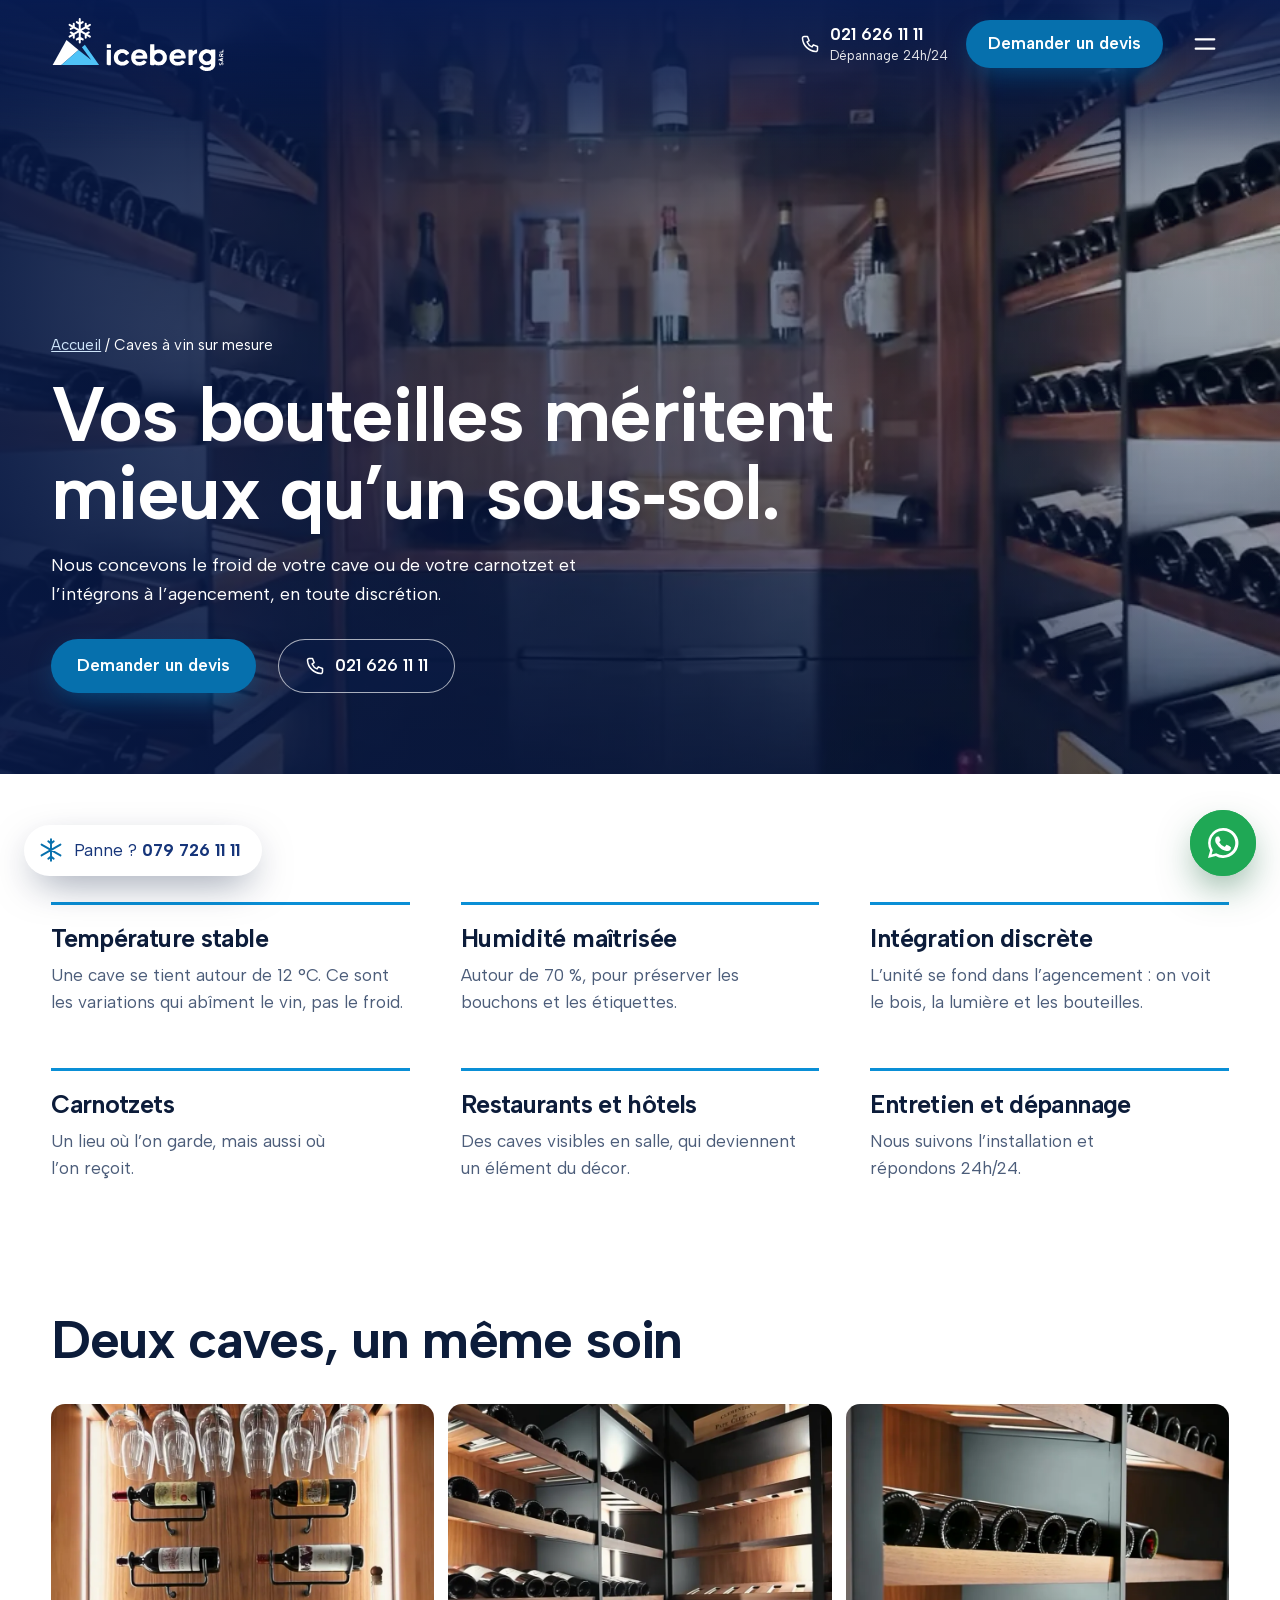
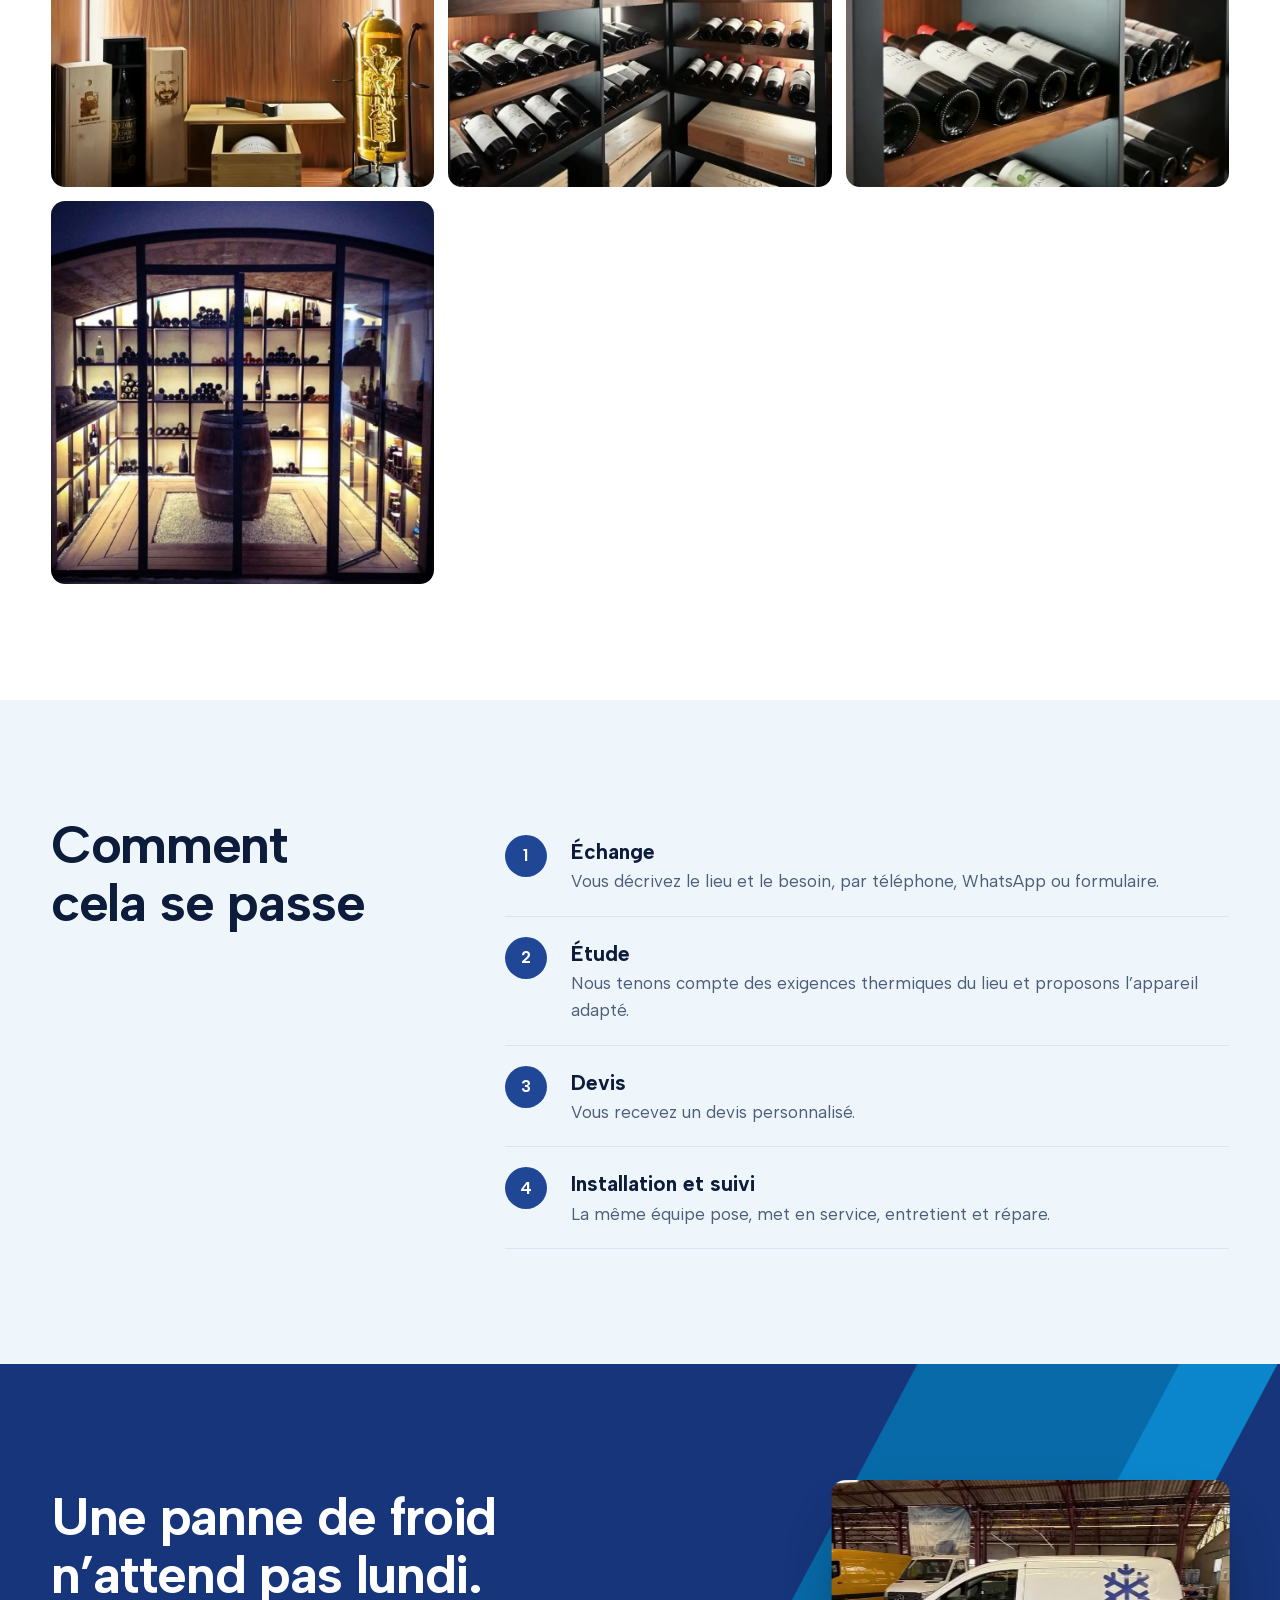
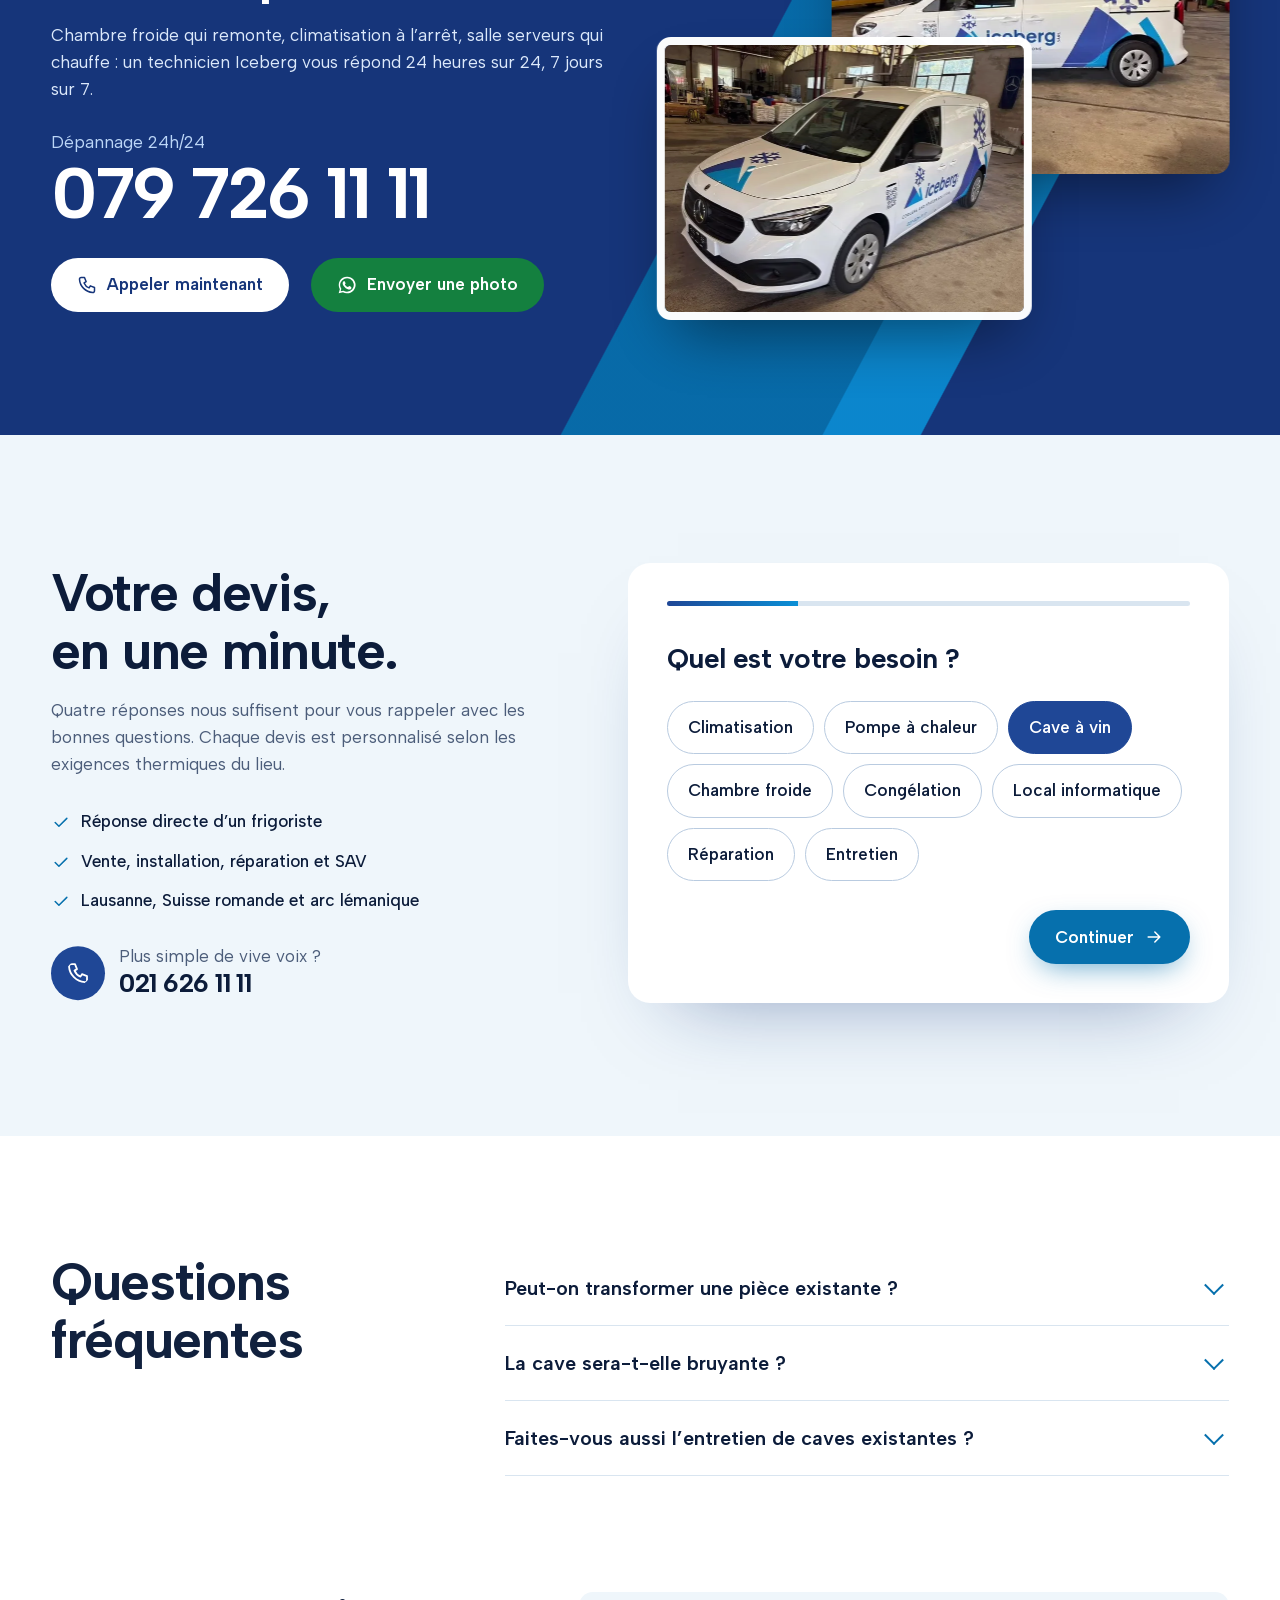
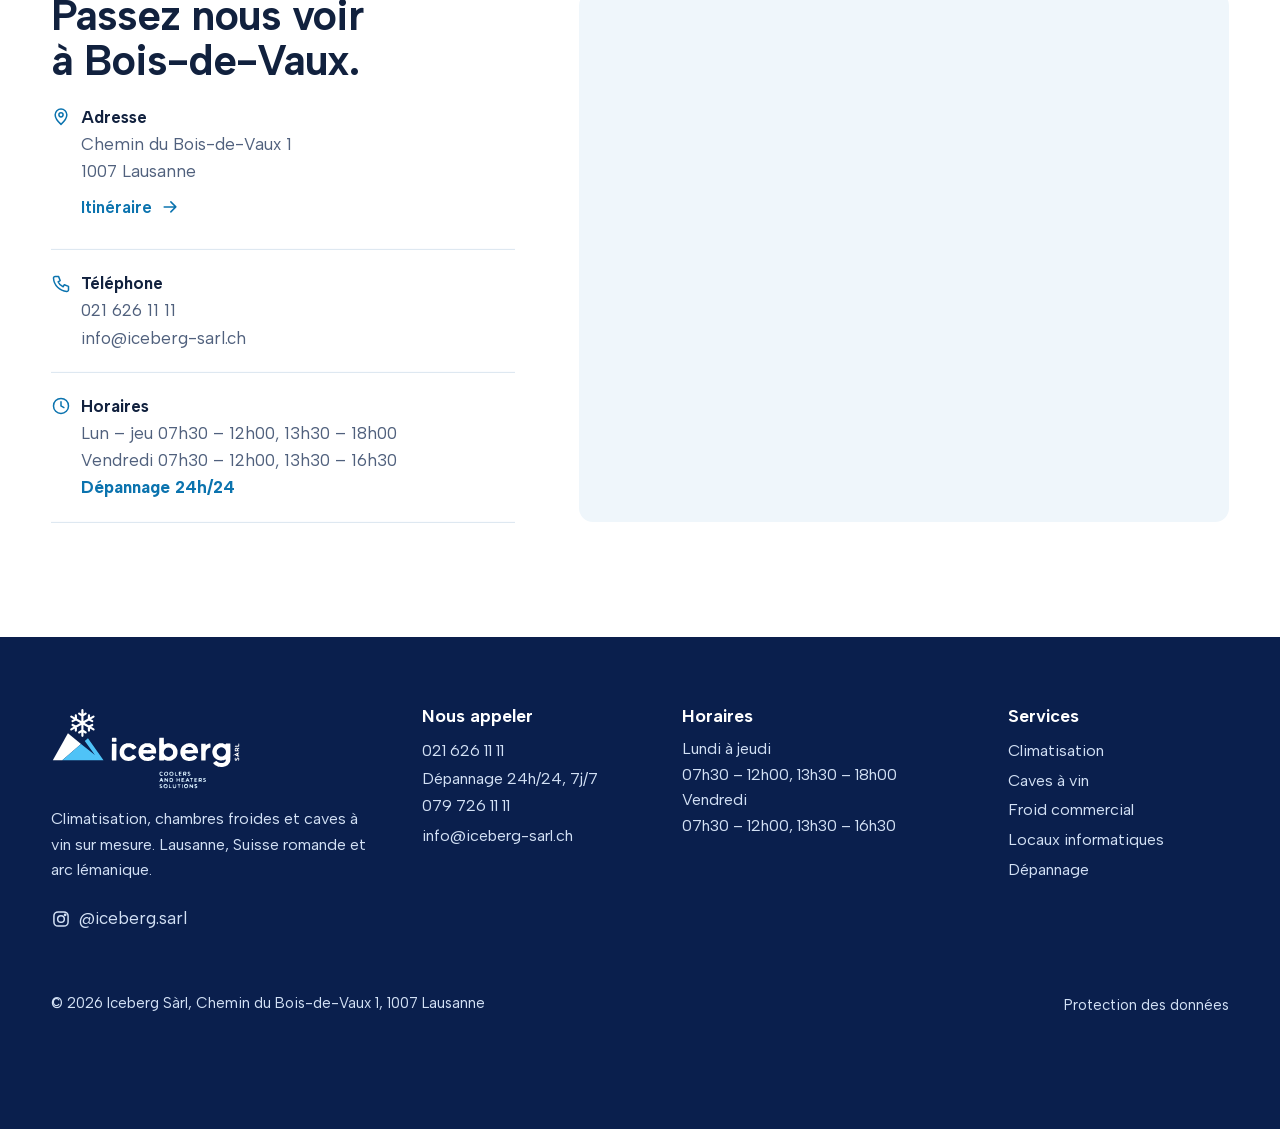
<file: docs/caves-a-vin.html>
<!doctype html>
<html lang="fr-CH" class="no-js">
<head>
<meta charset="utf-8"><meta name="viewport" content="width=device-width,initial-scale=1,viewport-fit=cover">
<title>Caves à vin sur mesure à Lausanne | Iceberg Sàrl</title><meta name="description" content="Cave à vin et carnotzet sur mesure à Lausanne et en Suisse romande : climatisation de cave, température et humidité stables, intégration soignée.">
<meta name="robots" content="noindex">
<link rel="canonical" href="https://welcometothenextlevel.github.io/iceberg/caves-a-vin">
<meta property="og:type" content="website"><meta property="og:locale" content="fr_CH"><meta property="og:title" content="Caves à vin sur mesure à Lausanne | Iceberg Sàrl"><meta property="og:description" content="Cave à vin et carnotzet sur mesure à Lausanne et en Suisse romande : climatisation de cave, température et humidité stables, intégration soignée."><meta property="og:image" content="https://welcometothenextlevel.github.io/iceberg/assets/img/og.jpg"><meta name="twitter:card" content="summary_large_image">
<meta name="theme-color" content="#0b2a66"><link rel="icon" href="assets/img/mark.svg" type="image/svg+xml">
<link rel="preload" href="assets/fonts/albert.woff2" as="font" type="font/woff2" crossorigin>

<script>document.documentElement.className='js'</script>
<link rel="stylesheet" href="assets/site.css?v=8">
<script type="application/ld+json">[{"@context": "https://schema.org", "@type": "HVACBusiness", "@id": "https://welcometothenextlevel.github.io/iceberg/#entreprise", "name": "Iceberg Sàrl", "url": "https://welcometothenextlevel.github.io/iceberg/", "telephone": "+41216261111", "email": "info@iceberg-sarl.ch", "image": "https://welcometothenextlevel.github.io/iceberg/assets/img/og.jpg", "logo": "https://welcometothenextlevel.github.io/iceberg/assets/img/logo.svg", "address": {"@type": "PostalAddress", "streetAddress": "Chemin du Bois-de-Vaux 1", "postalCode": "1007", "addressLocality": "Lausanne", "addressRegion": "VD", "addressCountry": "CH"}, "areaServed": ["Lausanne", "Suisse romande", "Arc lémanique"], "sameAs": ["https://www.instagram.com/iceberg.sarl/"], "openingHoursSpecification": [{"@type": "OpeningHoursSpecification", "dayOfWeek": ["Monday", "Tuesday", "Wednesday", "Thursday"], "opens": "07:30", "closes": "12:00"}, {"@type": "OpeningHoursSpecification", "dayOfWeek": ["Monday", "Tuesday", "Wednesday", "Thursday"], "opens": "13:30", "closes": "18:00"}, {"@type": "OpeningHoursSpecification", "dayOfWeek": "Friday", "opens": "07:30", "closes": "12:00"}, {"@type": "OpeningHoursSpecification", "dayOfWeek": "Friday", "opens": "13:30", "closes": "16:30"}], "contactPoint": {"@type": "ContactPoint", "telephone": "+41797261111", "contactType": "Dépannage 24h/24, 7j/7", "availableLanguage": "fr"}}, {"@context": "https://schema.org", "@type": "BreadcrumbList", "itemListElement": [{"@type": "ListItem", "position": 1, "name": "Accueil", "item": "https://welcometothenextlevel.github.io/iceberg/"}, {"@type": "ListItem", "position": 2, "name": "Caves à vin sur mesure à Lausanne", "item": "https://welcometothenextlevel.github.io/iceberg/caves-a-vin"}]}]</script>
</head>
<body class="svc">
<a class="skip" href="#contenu">Aller au contenu</a>
<header class="top" id="top">
 <div class="top-in">
  <a class="brand" href="index.html" aria-label="Iceberg Sàrl, accueil"><img class="lg-w" src="assets/img/logo-white-nav.svg" alt="" width="740" height="238"><img class="lg-c" src="assets/img/logo-nav.svg" alt="Iceberg Sàrl" width="740" height="238"></a>
  <nav class="nav" aria-label="Navigation principale"><a href="climatisation.html">Climatisation</a><a href="caves-a-vin.html" aria-current=page>Caves à vin</a><a href="froid-commercial.html">Froid commercial</a><a href="locaux-informatiques.html">Locaux informatiques</a><a href="depannage.html">Dépannage</a><a href="index.html#realisations">Réalisations</a></nav>
  <div class="top-cta">
   <a class="tel" href="tel:+41216261111"><svg class="ic" viewBox="0 0 24 24" aria-hidden="true"><path d="M5 3h4l2 5-2.5 1.5a11 11 0 0 0 6 6L16 13l5 2v4a2 2 0 0 1-2.2 2A17 17 0 0 1 3 5.200 2 2 0 0 1 5 3Z"/></svg><span><b>021 626 11 11</b><i data-status>Dépannage 24h/24</i></span></a>
   <a class="btn btn-c" href="index.html#devis" data-devis>Demander un devis</a>
   <button class="burger" aria-label="Ouvrir le menu" aria-expanded="false" aria-controls="menu"><svg class="ic" viewBox="0 0 24 24" aria-hidden="true"><path d="M4 8h16M4 16h16"/></svg></button>
  </div>
 </div>
</header>
<div class="menu" id="menu" inert><div class="menu-top"><img src="assets/img/logo-white-nav.svg" alt="Iceberg Sàrl" width="740" height="238"><button class="menu-x" aria-label="Fermer le menu"><svg class="ic" viewBox="0 0 24 24" aria-hidden="true"><path d="M6 6l12 12M18 6 6 18"/></svg></button></div><nav><a href="climatisation.html">Climatisation</a><a href="caves-a-vin.html" aria-current=page>Caves à vin</a><a href="froid-commercial.html">Froid commercial</a><a href="locaux-informatiques.html">Locaux informatiques</a><a href="depannage.html">Dépannage</a><a href="index.html#realisations">Réalisations</a><a href="index.html#contact">Contact</a></nav><div class="menu-cta"><a class="btn btn-w" href="tel:+41216261111"><svg class="ic" viewBox="0 0 24 24" aria-hidden="true"><path d="M5 3h4l2 5-2.5 1.5a11 11 0 0 0 6 6L16 13l5 2v4a2 2 0 0 1-2.2 2A17 17 0 0 1 3 5.200 2 2 0 0 1 5 3Z"/></svg>021 626 11 11</a><a class="btn btn-g" href="https://wa.me/41797261111?text=Bonjour%20Iceberg%2C%20" target="_blank" rel="noopener"><svg class="ic wa-ic" viewBox="0 0 24 24" aria-hidden="true"><path fill="currentColor" stroke="none" d="M12 2a10 10 0 0 0-8.600 15L2 22l5.200-1.400A10 10 0 1 0 12 2Zm0 18.200a8.200 8.200 0 0 1-4.200-1.200l-.3-.2-3.100.8.800-3-.2-.3A8.200 8.200 0 1 1 12 20.200Zm4.500-6.100c-.2-.1-1.500-.7-1.700-.8-.2-.1-.4-.1-.6.100l-.8 1c-.1.200-.3.200-.5.100a6.700 6.700 0 0 1-3.300-2.900c-.3-.4.300-.4.700-1.300.1-.2 0-.3 0-.5l-.8-1.800c-.2-.5-.4-.4-.6-.4h-.5c-.2 0-.5.100-.7.300-.3.300-.9.900-.9 2.200s.9 2.500 1.100 2.700c.1.200 1.800 2.800 4.400 3.900 1.600.7 2.300.700 3.100.6.500-.1 1.500-.6 1.700-1.200.2-.6.2-1.100.2-1.200-.1-.2-.3-.2-.6-.4Z"/></svg>WhatsApp</a></div></div>
<main id="contenu"><section class="sh sh-caves-a-vin"><div class="sh-m"><img src="assets/img/cave-9_2.webp" alt="Cave à vin sur mesure réalisée par Iceberg Sàrl" width="1800" height="1200" decoding="async" fetchpriority="high"></div><div class="wrap sh-t"><nav class="bc" aria-label="Fil d’Ariane"><a href="index.html">Accueil</a> / <span>Caves à vin sur mesure</span></nav><h1>Vos bouteilles méritent mieux qu’un sous&#8209;sol.</h1><p>Nous concevons le froid de votre cave ou de votre carnotzet et l’intégrons à l’agencement, en toute discrétion.</p><div class="row"><a class="btn btn-c" href="#devis" data-devis>Demander un devis</a><a class="btn btn-o" href="tel:+41216261111"><svg class="ic" viewBox="0 0 24 24" aria-hidden="true"><path d="M5 3h4l2 5-2.5 1.5a11 11 0 0 0 6 6L16 13l5 2v4a2 2 0 0 1-2.2 2A17 17 0 0 1 3 5.200 2 2 0 0 1 5 3Z"/></svg>021 626 11 11</a></div></div></section>
<section class="sb"><div class="wrap"><div class="sb-g"><article data-r><h3>Température stable</h3><p>Une cave se tient autour de 12 °C. Ce sont les variations qui abîment le vin, pas le froid.</p></article><article data-r><h3>Humidité maîtrisée</h3><p>Autour de 70 %, pour préserver les bouchons et les étiquettes.</p></article><article data-r><h3>Intégration discrète</h3><p>L’unité se fond dans l’agencement : on voit le bois, la lumière et les bouteilles.</p></article><article data-r><h3>Carnotzets</h3><p>Un lieu où l’on garde, mais aussi où l’on reçoit.</p></article><article data-r><h3>Restaurants et hôtels</h3><p>Des caves visibles en salle, qui deviennent un élément du décor.</p></article><article data-r><h3>Entretien et dépannage</h3><p>Nous suivons l’installation et répondons 24h/24.</p></article></div></div></section><section class="sg"><div class="wrap"><h2 data-r>Deux caves, un même soin</h2><div class="sg-g"><figure><img src="assets/img/cave-13_2.webp" alt="Verres suspendus et bouteilles mises en valeur" width="900" height="1600" loading=lazy decoding="async" ></figure><figure><img src="assets/img/cave-22_5.webp" alt="Cave à vin avec étagères rétroéclairées" width="900" height="1600" loading=lazy decoding="async" ></figure><figure><img src="assets/img/cave-4_3.webp" alt="Bouteilles rangées en étagères" width="900" height="1600" loading=lazy decoding="async" ></figure><figure><img src="assets/img/ig-cave-2020.webp" alt="Cave à vin voûtée derrière une verrière" width="1060" height="982" loading=lazy decoding="async" ></figure><figure><img src="assets/img/cave-11.webp" alt="Étagères inclinées éclairées" width="900" height="1600" loading=lazy decoding="async" ></figure><figure><img src="assets/img/cave-15.webp" alt="Verres à vin suspendus" width="900" height="1600" loading=lazy decoding="async" ></figure></div></div></section>
<section class="ss"><div class="wrap ss-in"><h2 data-r>Comment cela se passe</h2><ol><li data-r><b>Échange</b><span>Vous décrivez le lieu et le besoin, par téléphone, WhatsApp ou formulaire.</span></li><li data-r><b>Étude</b><span>Nous tenons compte des exigences thermiques du lieu et proposons l’appareil adapté.</span></li><li data-r><b>Devis</b><span>Vous recevez un devis personnalisé.</span></li><li data-r><b>Installation et suivi</b><span>La même équipe pose, met en service, entretient et répare.</span></li></ol></div></section>
<section class="urg"><div class="wrap urg-in">
 <div class="urg-t" data-r><h2>Une panne de froid n’attend pas lundi.</h2><p>Chambre froide qui remonte, climatisation à l’arrêt, salle serveurs qui chauffe : un technicien Iceberg vous répond 24 heures sur 24, 7 jours sur 7.</p>
 <a class="urg-n" href="tel:+41797261111"><span>Dépannage 24h/24</span><b>079 726 11 11</b></a>
 <div class="row"><a class="btn btn-w" href="tel:+41797261111"><svg class="ic" viewBox="0 0 24 24" aria-hidden="true"><path d="M5 3h4l2 5-2.5 1.5a11 11 0 0 0 6 6L16 13l5 2v4a2 2 0 0 1-2.2 2A17 17 0 0 1 3 5.200 2 2 0 0 1 5 3Z"/></svg>Appeler maintenant</a><a class="btn btn-g" href="https://wa.me/41797261111?text=Bonjour%20Iceberg%2C%20j%E2%80%99ai%20une%20panne%20%C3%A0%20signaler%20%3A%20" target="_blank" rel="noopener"><svg class="ic wa-ic" viewBox="0 0 24 24" aria-hidden="true"><path fill="currentColor" stroke="none" d="M12 2a10 10 0 0 0-8.600 15L2 22l5.200-1.400A10 10 0 1 0 12 2Zm0 18.200a8.200 8.200 0 0 1-4.200-1.200l-.3-.2-3.100.8.800-3-.2-.3A8.200 8.200 0 1 1 12 20.200Zm4.500-6.100c-.2-.1-1.500-.7-1.700-.8-.2-.1-.4-.1-.6.100l-.8 1c-.1.200-.3.200-.5.100a6.700 6.700 0 0 1-3.300-2.900c-.3-.4.300-.4.700-1.300.1-.2 0-.3 0-.5l-.8-1.800c-.2-.5-.4-.4-.6-.4h-.5c-.2 0-.5.100-.7.300-.3.300-.9.900-.9 2.200s.9 2.500 1.100 2.700c.1.200 1.800 2.800 4.400 3.900 1.600.7 2.300.700 3.100.6.500-.1 1.500-.6 1.700-1.200.2-.6.2-1.100.2-1.200-.1-.2-.3-.2-.6-.4Z"/></svg>Envoyer une photo</a></div></div>
 <div class="urg-v" data-drive><img src="assets/img/van-17.webp" alt="Le véhicule Iceberg Sàrl, vu de l’arrière" width="720" height="533" loading=lazy decoding="async" ><img src="assets/img/van-5.webp" alt="Le véhicule Iceberg Sàrl et sa nouvelle identité" width="720" height="533" loading=lazy decoding="async" ></div>
</div></section><section class="devis" id="devis"><div class="wrap devis-in">
 <div class="devis-l" data-r><h2>Votre devis, en une minute.</h2><p>Quatre réponses nous suffisent pour vous rappeler avec les bonnes questions. Chaque devis est personnalisé selon les exigences thermiques du lieu.</p>
  <ul class="ticks"><li><svg class="ic" viewBox="0 0 24 24" aria-hidden="true"><path d="m5 12.500 4.500 4.500L19 7.500"/></svg>Réponse directe d’un frigoriste</li><li><svg class="ic" viewBox="0 0 24 24" aria-hidden="true"><path d="m5 12.500 4.500 4.500L19 7.500"/></svg>Vente, installation, réparation et SAV</li><li><svg class="ic" viewBox="0 0 24 24" aria-hidden="true"><path d="m5 12.500 4.500 4.500L19 7.500"/></svg>Lausanne, Suisse romande et arc lémanique</li></ul>
  <a class="bigtel" href="tel:+41216261111"><svg class="ic" viewBox="0 0 24 24" aria-hidden="true"><path d="M5 3h4l2 5-2.5 1.5a11 11 0 0 0 6 6L16 13l5 2v4a2 2 0 0 1-2.2 2A17 17 0 0 1 3 5.200 2 2 0 0 1 5 3Z"/></svg><span>Plus simple de vive voix ?<b>021 626 11 11</b></span></a></div>
 <form class="wiz" id="wiz" novalidate>
  <div class="wiz-p" aria-hidden="true"><i></i></div>
  <fieldset class="st on"><legend>Quel est votre besoin ?</legend><div class="chips"><label class="chip"><input type="radio" name="Besoin" value="Climatisation" required><span>Climatisation</span></label><label class="chip"><input type="radio" name="Besoin" value="Pompe à chaleur"><span>Pompe à chaleur</span></label><label class="chip"><input type="radio" name="Besoin" value="Cave à vin" checked><span>Cave à vin</span></label><label class="chip"><input type="radio" name="Besoin" value="Chambre froide"><span>Chambre froide</span></label><label class="chip"><input type="radio" name="Besoin" value="Congélation"><span>Congélation</span></label><label class="chip"><input type="radio" name="Besoin" value="Local informatique"><span>Local informatique</span></label><label class="chip"><input type="radio" name="Besoin" value="Réparation"><span>Réparation</span></label><label class="chip"><input type="radio" name="Besoin" value="Entretien"><span>Entretien</span></label></div></fieldset>
  <fieldset class="st"><legend>Pour quel type de lieu ?</legend><div class="chips"><label class="chip"><input type="radio" name="Lieu" value="Villa ou appartement" required><span>Villa ou appartement</span></label><label class="chip"><input type="radio" name="Lieu" value="Bureaux"><span>Bureaux</span></label><label class="chip"><input type="radio" name="Lieu" value="Restaurant ou hôtel"><span>Restaurant ou hôtel</span></label><label class="chip"><input type="radio" name="Lieu" value="Commerce"><span>Commerce</span></label><label class="chip"><input type="radio" name="Lieu" value="Industrie"><span>Industrie</span></label><label class="chip"><input type="radio" name="Lieu" value="Autre"><span>Autre</span></label></div></fieldset>
  <fieldset class="st"><legend>Où et pour quand ?</legend><label class="f">Localité ou NPA<input name="Localité" autocomplete="postal-code" required placeholder="1007 Lausanne"></label><div class="chips"><label class="chip"><input type="radio" name="Délai" value="Urgent" required><span>Urgent</span></label><label class="chip"><input type="radio" name="Délai" value="Ce mois-ci"><span>Ce mois-ci</span></label><label class="chip"><input type="radio" name="Délai" value="Dans les 3 mois"><span>Dans les 3 mois</span></label><label class="chip"><input type="radio" name="Délai" value="Je me renseigne"><span>Je me renseigne</span></label></div></fieldset>
  <fieldset class="st"><legend>Comment vous joindre ?</legend><div class="two"><label class="f">Nom<input name="Nom" autocomplete="name" required></label><label class="f">Téléphone<input name="Téléphone" type="tel" inputmode="tel" autocomplete="tel" required></label></div><label class="f">Précisions (facultatif)<textarea name="Précisions" rows="3" placeholder="Surface, nombre de pièces, marque de l’appareil…"></textarea></label>
   <div class="send"><button type="button" class="btn btn-g" data-send="wa"><svg class="ic wa-ic" viewBox="0 0 24 24" aria-hidden="true"><path fill="currentColor" stroke="none" d="M12 2a10 10 0 0 0-8.600 15L2 22l5.200-1.400A10 10 0 1 0 12 2Zm0 18.200a8.200 8.200 0 0 1-4.200-1.200l-.3-.2-3.100.8.800-3-.2-.3A8.200 8.200 0 1 1 12 20.200Zm4.500-6.100c-.2-.1-1.500-.7-1.700-.8-.2-.1-.4-.1-.6.100l-.8 1c-.1.200-.3.200-.5.100a6.700 6.700 0 0 1-3.300-2.900c-.3-.4.300-.4.700-1.300.1-.2 0-.3 0-.5l-.8-1.800c-.2-.5-.4-.4-.6-.4h-.5c-.2 0-.5.100-.7.300-.3.300-.9.900-.9 2.200s.9 2.500 1.100 2.700c.1.200 1.800 2.800 4.400 3.900 1.600.7 2.300.700 3.100.6.500-.1 1.500-.6 1.700-1.200.2-.6.2-1.100.2-1.200-.1-.2-.3-.2-.6-.4Z"/></svg>Envoyer sur WhatsApp</button><button type="button" class="btn btn-i" data-send="mail"><svg class="ic" viewBox="0 0 24 24" aria-hidden="true"><path d="M3 6h18v12H3zM3 7l9 7 9-7"/></svg>Envoyer par e-mail</button></div><p class="fine">Votre message s’ouvre prêt à envoyer. Rien n’est enregistré sur ce site.</p></fieldset>
  <p class="err" role="alert" hidden></p>
  <div class="wiz-n"><button type="button" class="back" hidden><svg class="ic" viewBox="0 0 24 24" aria-hidden="true"><path d="M15 5l-7 7 7 7"/></svg>Retour</button><button type="button" class="btn btn-c next">Continuer<svg class="ic" viewBox="0 0 24 24" aria-hidden="true"><path d="M5 12h14M13 6l6 6-6 6"/></svg></button></div>
 </form>
</div></section><section class="faq"><div class="wrap faq-in"><h2 data-r>Questions fréquentes</h2><div><details><summary>Peut-on transformer une pièce existante ?</summary><p>Souvent oui. L’isolation, le volume et l’évacuation de la chaleur sont les trois points que nous étudions en premier.</p></details><details><summary>La cave sera-t-elle bruyante ?</summary><p>Le bruit dépend du matériel et de l’emplacement du groupe. C’est un critère que nous traitons dès l’étude.</p></details><details><summary>Faites-vous aussi l’entretien de caves existantes ?</summary><p>Oui, y compris celles que nous n’avons pas réalisées.</p></details></div></div></section><section class="contact" id="contact"><div class="wrap contact-in"><div data-r><h2>Passez nous voir à Bois-de-Vaux.</h2>
 <dl><div><dt><svg class="ic" viewBox="0 0 24 24" aria-hidden="true"><path d="M12 21s7-6.200 7-11.500A7 7 0 0 0 5 9.500C5 14.800 12 21 12 21Z"/><circle cx="12" cy="9.500" r="2.500"/></svg>Adresse</dt><dd>Chemin du Bois-de-Vaux 1<br>1007 Lausanne<br><a class="lnk" href="https://www.google.com/maps/search/?api=1&query=Chemin+du+Bois-de-Vaux+1%2C+1007+Lausanne" target="_blank" rel="noopener">Itinéraire<svg class="ic" viewBox="0 0 24 24" aria-hidden="true"><path d="M5 12h14M13 6l6 6-6 6"/></svg></a></dd></div>
 <div><dt><svg class="ic" viewBox="0 0 24 24" aria-hidden="true"><path d="M5 3h4l2 5-2.5 1.5a11 11 0 0 0 6 6L16 13l5 2v4a2 2 0 0 1-2.2 2A17 17 0 0 1 3 5.200 2 2 0 0 1 5 3Z"/></svg>Téléphone</dt><dd><a href="tel:+41216261111">021 626 11 11</a><br><a href="mailto:info@iceberg-sarl.ch">info@iceberg-sarl.ch</a></dd></div>
 <div><dt><svg class="ic" viewBox="0 0 24 24" aria-hidden="true"><circle cx="12" cy="12" r="9"/><path d="M12 7v5l3.500 2"/></svg>Horaires</dt><dd>Lun – jeu 07h30 – 12h00, 13h30 – 18h00<br>Vendredi 07h30 – 12h00, 13h30 – 16h30<br><strong data-status></strong></dd></div></dl></div>
 <div class="map"><iframe title="Iceberg Sàrl sur la carte" loading="lazy" referrerpolicy="no-referrer-when-downgrade" src="https://www.google.com/maps?q=Chemin+du+Bois-de-Vaux+1,+1007+Lausanne&z=15&hl=fr&output=embed"></iframe></div></div></section></main>
<footer class="foot">
 <div class="wrap foot-in">
  <div><img src="assets/img/logo-white.svg" alt="Iceberg Sàrl, Coolers and Heaters Solutions" width="740" height="324" loading="lazy"><p>Climatisation, chambres froides et caves à vin sur mesure. Lausanne, Suisse romande et arc lémanique.</p><a class="foot-ig" href="https://www.instagram.com/iceberg.sarl/" target="_blank" rel="noopener" aria-label="Instagram @iceberg.sarl"><svg class="ic" viewBox="0 0 24 24" aria-hidden="true"><rect x="3.500" y="3.500" width="17" height="17" rx="5"/><circle cx="12" cy="12" r="4"/><circle cx="17" cy="7" r=".8" fill="currentColor"/></svg>@iceberg.sarl</a></div>
  <div><h2>Nous appeler</h2><p><a href="tel:+41216261111">021 626 11 11</a><br>Dépannage 24h/24, 7j/7<br><a href="tel:+41797261111">079 726 11 11</a><br><a href="mailto:info@iceberg-sarl.ch">info@iceberg-sarl.ch</a></p></div>
  <div><h2>Horaires</h2><p>Lundi à jeudi<br>07h30 – 12h00, 13h30 – 18h00<br>Vendredi<br>07h30 – 12h00, 13h30 – 16h30</p></div>
  <div><h2>Services</h2><p><a href="climatisation.html">Climatisation</a><br><a href="caves-a-vin.html">Caves à vin</a><br><a href="froid-commercial.html">Froid commercial</a><br><a href="locaux-informatiques.html">Locaux informatiques</a><br><a href="depannage.html">Dépannage</a></p></div>
 </div>
 <div class="wrap foot-b"><span>© <span data-year>2026</span> Iceberg Sàrl, Chemin du Bois-de-Vaux 1, 1007 Lausanne</span><a href="confidentialite.html">Protection des données</a></div>
</footer>
<div class="bar" aria-label="Contact rapide"><a href="tel:+41216261111" class="bar-c"><svg class="ic" viewBox="0 0 24 24" aria-hidden="true"><path d="M5 3h4l2 5-2.5 1.5a11 11 0 0 0 6 6L16 13l5 2v4a2 2 0 0 1-2.2 2A17 17 0 0 1 3 5.200 2 2 0 0 1 5 3Z"/></svg><span>Appeler</span></a><a href="https://wa.me/41797261111?text=Bonjour%20Iceberg%2C%20" class="bar-w" target="_blank" rel="noopener"><svg class="ic wa-ic" viewBox="0 0 24 24" aria-hidden="true"><path fill="currentColor" stroke="none" d="M12 2a10 10 0 0 0-8.600 15L2 22l5.200-1.400A10 10 0 1 0 12 2Zm0 18.200a8.200 8.200 0 0 1-4.200-1.200l-.3-.2-3.100.8.800-3-.2-.3A8.200 8.200 0 1 1 12 20.200Zm4.500-6.100c-.2-.1-1.500-.7-1.700-.8-.2-.1-.4-.1-.6.100l-.8 1c-.1.200-.3.200-.5.100a6.700 6.700 0 0 1-3.300-2.900c-.3-.4.300-.4.700-1.300.1-.2 0-.3 0-.5l-.8-1.800c-.2-.5-.4-.4-.6-.4h-.5c-.2 0-.5.100-.7.300-.3.300-.9.900-.9 2.200s.9 2.500 1.100 2.700c.1.200 1.800 2.800 4.400 3.900 1.600.7 2.300.700 3.100.6.500-.1 1.500-.6 1.700-1.200.2-.6.2-1.100.2-1.200-.1-.2-.3-.2-.6-.4Z"/></svg><span>WhatsApp</span></a><a href="index.html#devis" class="bar-d" data-devis><svg class="ic" viewBox="0 0 24 24" aria-hidden="true"><path d="M7 3h7l5 5v13H7zM14 3v5h5M10 13h6M10 17h4"/></svg><span>Devis</span></a></div>
<div class="side"><a href="tel:+41797261111" class="side-u"><svg class="ic" viewBox="0 0 24 24" aria-hidden="true"><path d="M12 2v20M3.300 7l17.400 10M20.700 7 3.300 17M12 6 9.500 4M12 6l2.500-2M12 18l-2.500 2M12 18l2.500 2"/></svg><span>Panne ? <b>079 726 11 11</b></span></a></div>
<div class="wa" id="wa">
 <div class="wa-box" role="dialog" aria-label="Écrire à Iceberg sur WhatsApp" inert>
  <div class="wa-h"><img src="assets/img/mark.svg" alt="" width="42" height="42"><div><b>Iceberg Sàrl</b><span data-status>Dépannage 24h/24</span></div><button aria-label="Fermer"><svg class="ic" viewBox="0 0 24 24" aria-hidden="true"><path d="M6 6l12 12M18 6 6 18"/></svg></button></div>
  <div class="wa-b"><p>Bonjour. De quoi avez-vous besoin ?</p>
   <a target="_blank" rel="noopener" href="https://wa.me/41797261111?text=Bonjour%20Iceberg%2C%20j%E2%80%99ai%20une%20panne%20%C3%A0%20signaler%20%3A%20">J’ai une panne</a>
   <a target="_blank" rel="noopener" href="https://wa.me/41797261111?text=Bonjour%20Iceberg%2C%20je%20souhaite%20un%20devis%20pour%20une%20climatisation.%20Lieu%20%3A%20">Devis climatisation</a>
   <a target="_blank" rel="noopener" href="https://wa.me/41797261111?text=Bonjour%20Iceberg%2C%20j%E2%80%99ai%20un%20projet%20de%20cave%20%C3%A0%20vin%20sur%20mesure.%20Lieu%20%3A%20">Projet de cave à vin</a>
   <a target="_blank" rel="noopener" href="https://wa.me/41797261111?text=Bonjour%20Iceberg%2C%20je%20souhaite%20un%20devis%20pour%20une%20chambre%20froide.%20Lieu%20%3A%20">Chambre froide ou congélation</a>
   <a target="_blank" rel="noopener" href="https://wa.me/41797261111?text=Bonjour%20Iceberg%2C%20">Autre question</a></div>
 </div>
 <button class="wa-fab" aria-label="Ouvrir WhatsApp" aria-expanded="false"><svg class="ic wa-ic" viewBox="0 0 24 24" aria-hidden="true"><path fill="currentColor" stroke="none" d="M12 2a10 10 0 0 0-8.600 15L2 22l5.200-1.400A10 10 0 1 0 12 2Zm0 18.200a8.200 8.200 0 0 1-4.200-1.200l-.3-.2-3.100.8.800-3-.2-.3A8.200 8.200 0 1 1 12 20.200Zm4.500-6.100c-.2-.1-1.500-.7-1.700-.8-.2-.1-.4-.1-.6.100l-.8 1c-.1.200-.3.200-.5.100a6.700 6.700 0 0 1-3.300-2.900c-.3-.4.300-.4.700-1.300.1-.2 0-.3 0-.5l-.8-1.800c-.2-.5-.4-.4-.6-.4h-.5c-.2 0-.5.100-.7.300-.3.300-.9.900-.9 2.200s.9 2.500 1.100 2.700c.1.200 1.800 2.800 4.400 3.900 1.600.7 2.300.700 3.100.6.500-.1 1.500-.6 1.700-1.200.2-.6.2-1.100.2-1.200-.1-.2-.3-.2-.6-.4Z"/></svg></button>
</div>
<script src="assets/vendor/gsap.min.js" defer></script><script src="assets/vendor/ScrollTrigger.min.js" defer></script><script src="assets/site.js?v=8" defer></script>
</body></html>
</file>
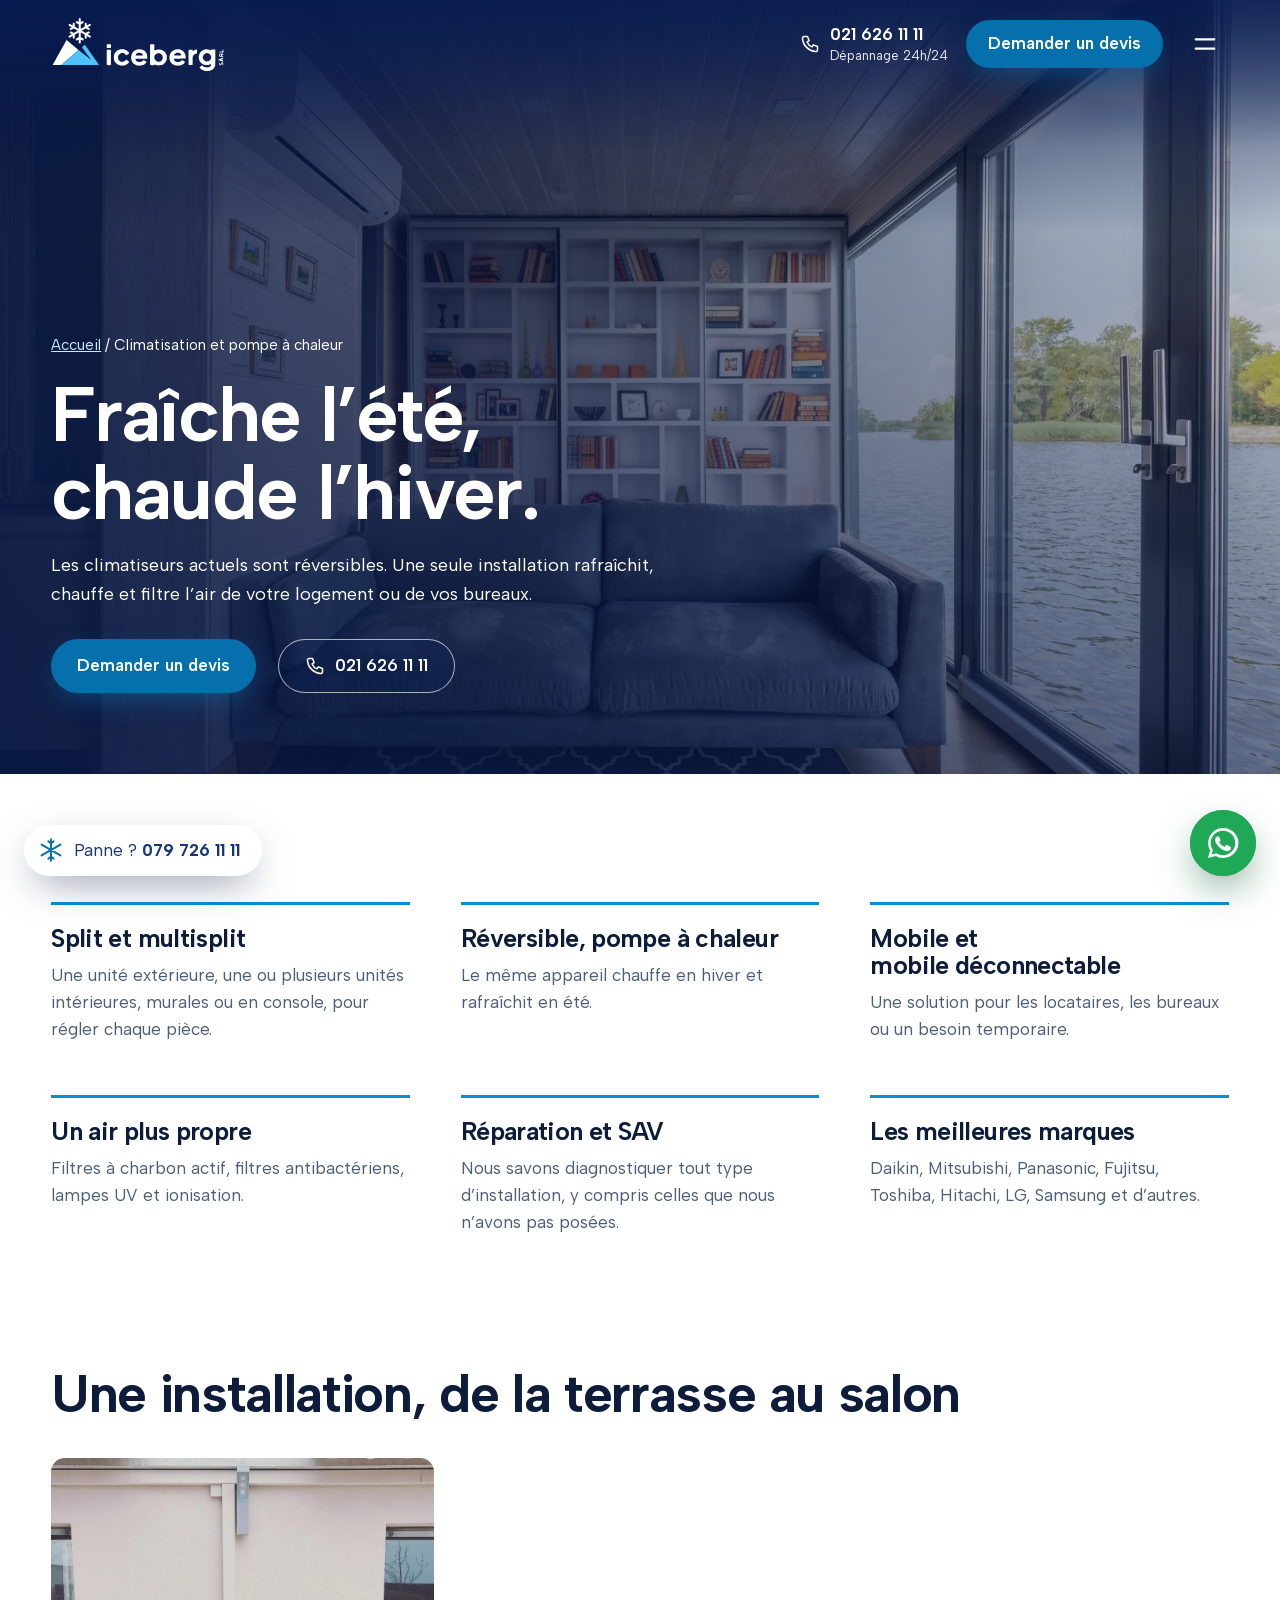
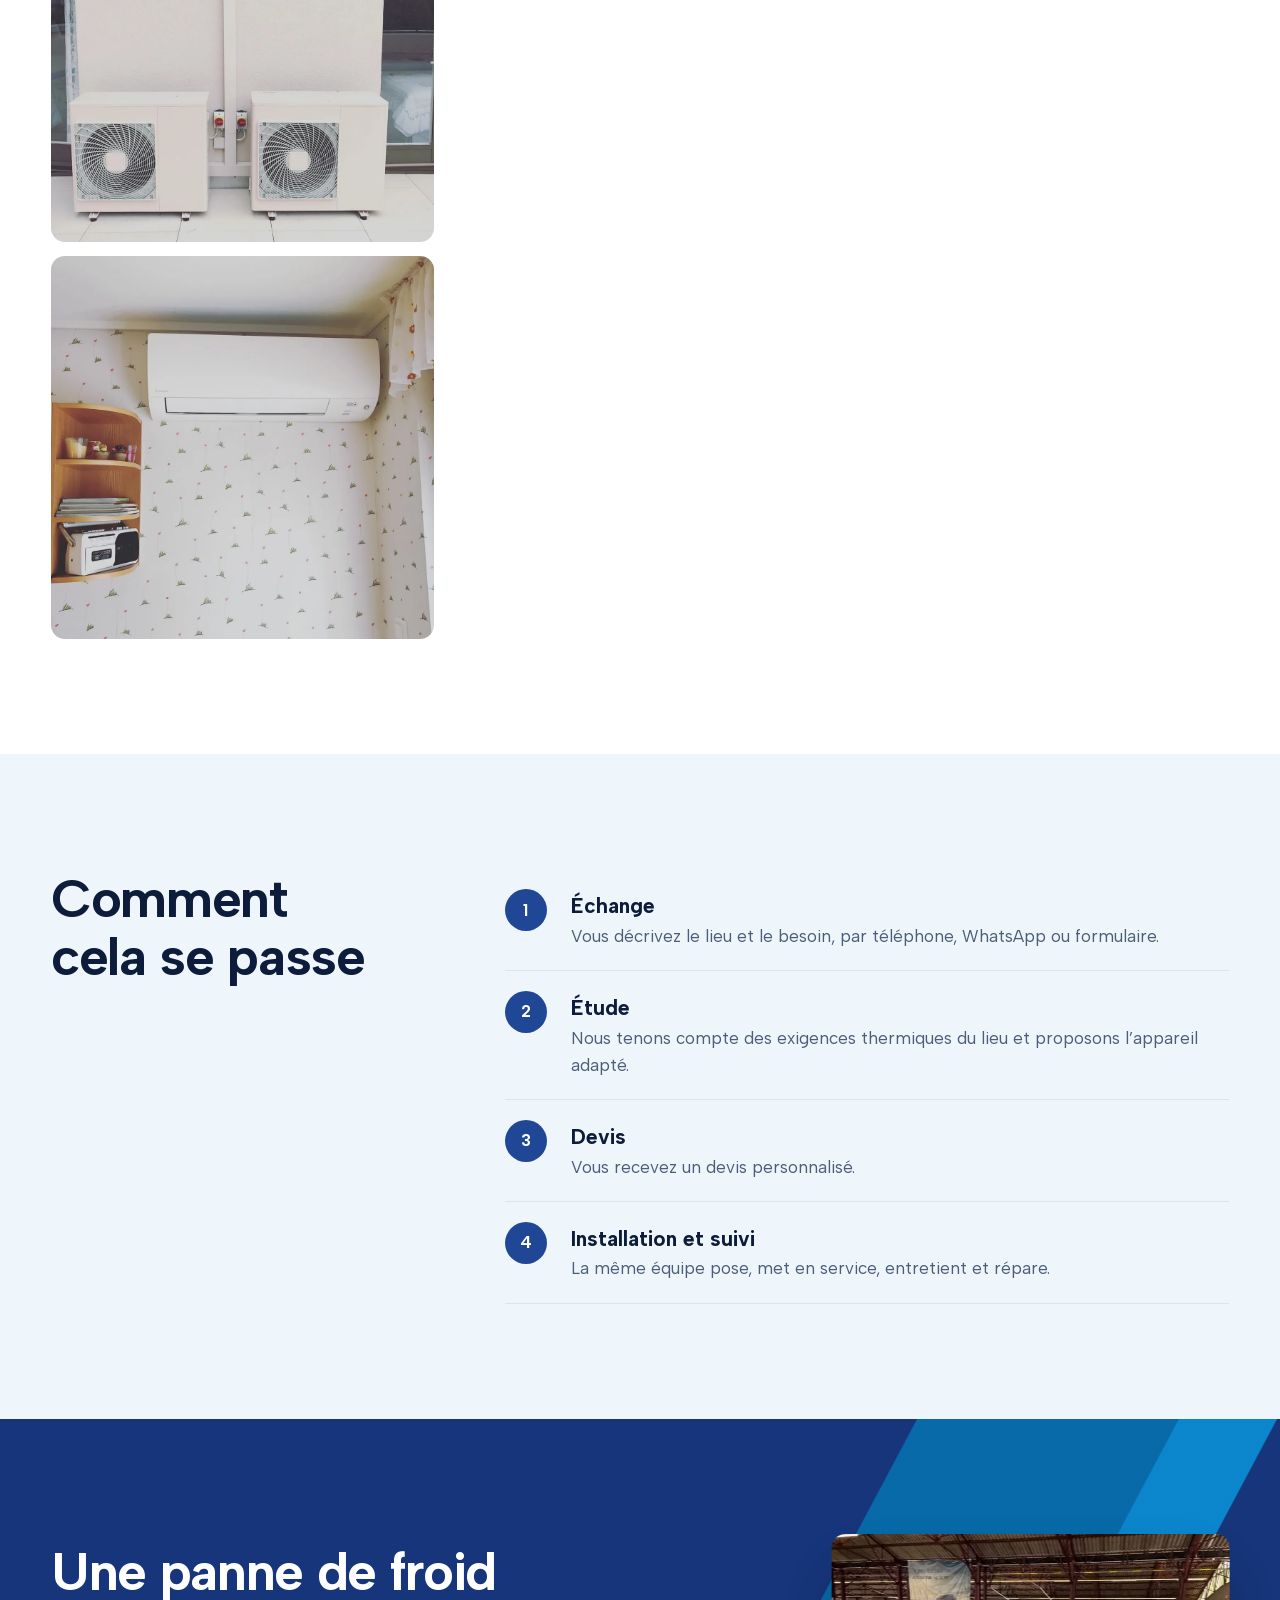
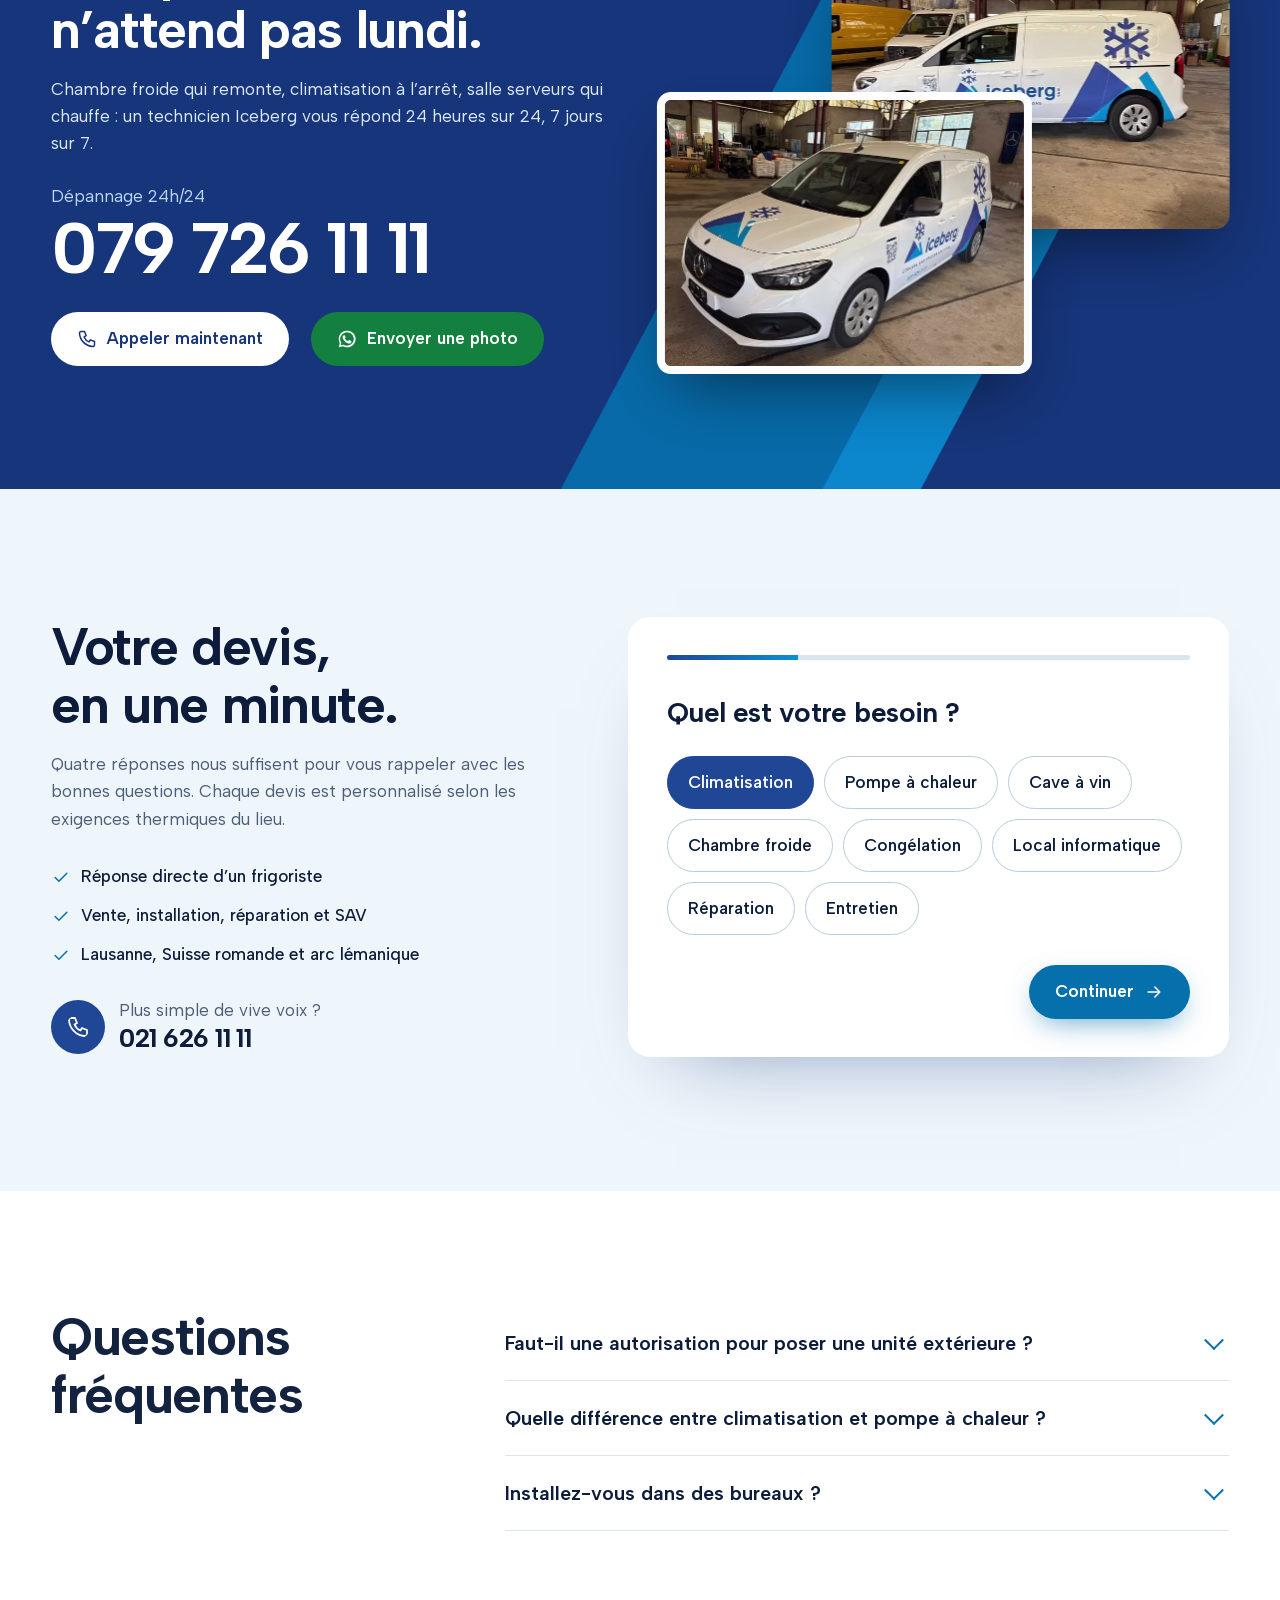
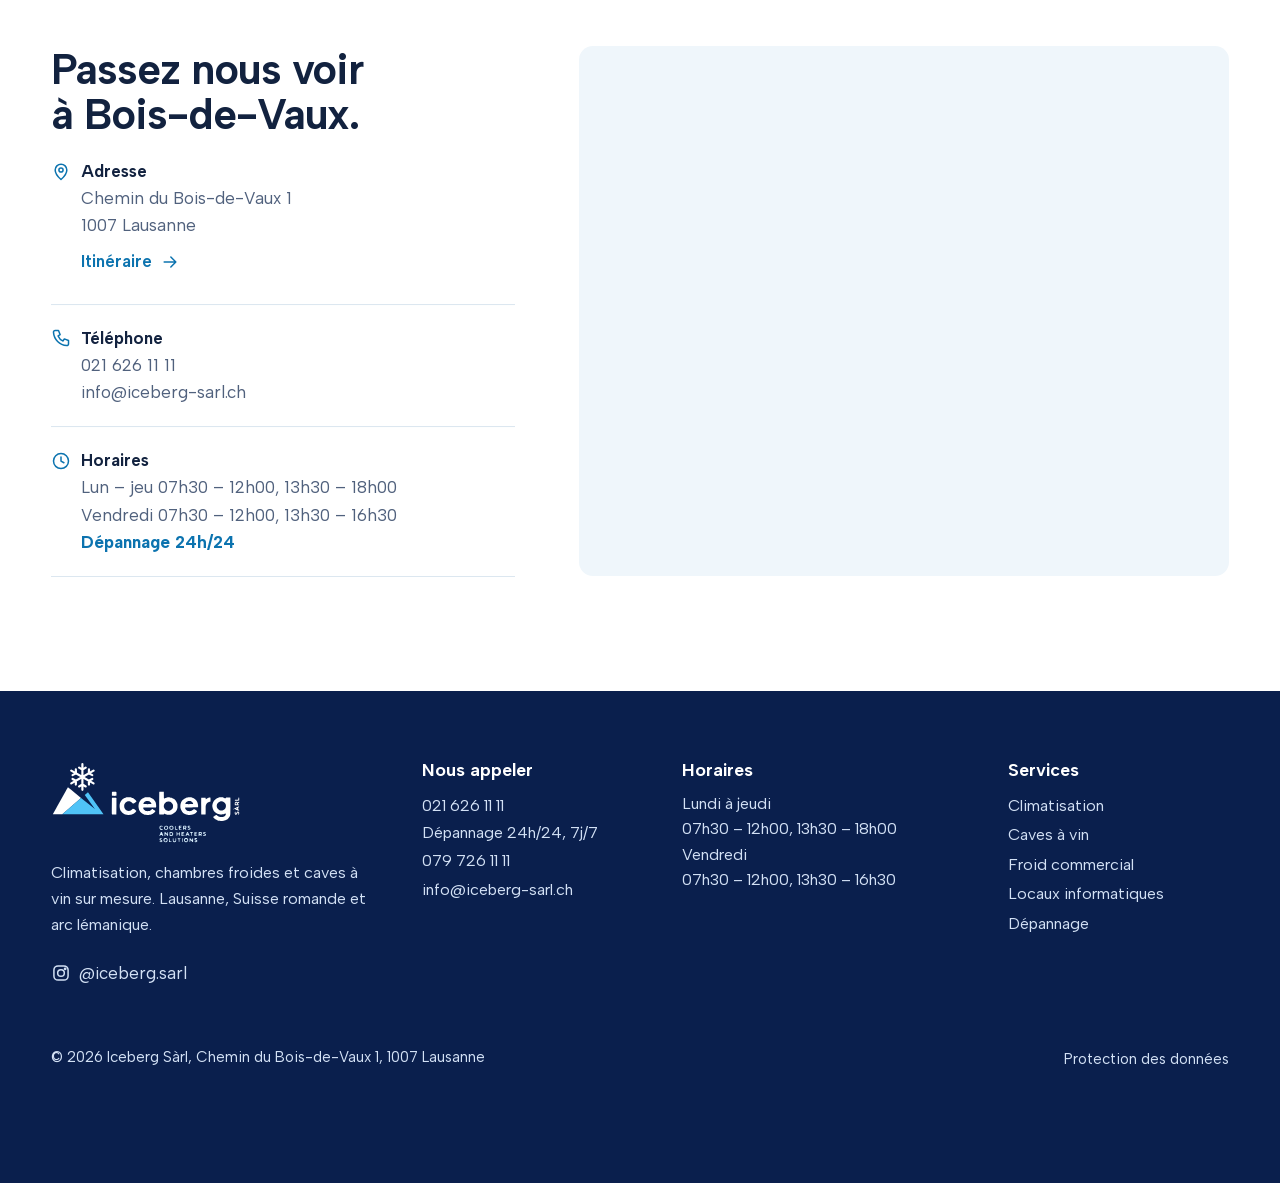
<file: docs/climatisation.html>
<!doctype html>
<html lang="fr-CH" class="no-js">
<head>
<meta charset="utf-8"><meta name="viewport" content="width=device-width,initial-scale=1,viewport-fit=cover">
<title>Climatisation et pompe à chaleur à Lausanne | Iceberg Sàrl</title><meta name="description" content="Climatiseur split, multisplit, mobile ou réversible à Lausanne et en Suisse romande. Vente, installation, entretien et réparation par Iceberg Sàrl.">
<meta name="robots" content="noindex">
<link rel="canonical" href="https://welcometothenextlevel.github.io/iceberg/climatisation">
<meta property="og:type" content="website"><meta property="og:locale" content="fr_CH"><meta property="og:title" content="Climatisation et pompe à chaleur à Lausanne | Iceberg Sàrl"><meta property="og:description" content="Climatiseur split, multisplit, mobile ou réversible à Lausanne et en Suisse romande. Vente, installation, entretien et réparation par Iceberg Sàrl."><meta property="og:image" content="https://welcometothenextlevel.github.io/iceberg/assets/img/og.jpg"><meta name="twitter:card" content="summary_large_image">
<meta name="theme-color" content="#0b2a66"><link rel="icon" href="assets/img/mark.svg" type="image/svg+xml">
<link rel="preload" href="assets/fonts/albert.woff2" as="font" type="font/woff2" crossorigin>

<script>document.documentElement.className='js'</script>
<link rel="stylesheet" href="assets/site.css?v=8">
<script type="application/ld+json">[{"@context": "https://schema.org", "@type": "HVACBusiness", "@id": "https://welcometothenextlevel.github.io/iceberg/#entreprise", "name": "Iceberg Sàrl", "url": "https://welcometothenextlevel.github.io/iceberg/", "telephone": "+41216261111", "email": "info@iceberg-sarl.ch", "image": "https://welcometothenextlevel.github.io/iceberg/assets/img/og.jpg", "logo": "https://welcometothenextlevel.github.io/iceberg/assets/img/logo.svg", "address": {"@type": "PostalAddress", "streetAddress": "Chemin du Bois-de-Vaux 1", "postalCode": "1007", "addressLocality": "Lausanne", "addressRegion": "VD", "addressCountry": "CH"}, "areaServed": ["Lausanne", "Suisse romande", "Arc lémanique"], "sameAs": ["https://www.instagram.com/iceberg.sarl/"], "openingHoursSpecification": [{"@type": "OpeningHoursSpecification", "dayOfWeek": ["Monday", "Tuesday", "Wednesday", "Thursday"], "opens": "07:30", "closes": "12:00"}, {"@type": "OpeningHoursSpecification", "dayOfWeek": ["Monday", "Tuesday", "Wednesday", "Thursday"], "opens": "13:30", "closes": "18:00"}, {"@type": "OpeningHoursSpecification", "dayOfWeek": "Friday", "opens": "07:30", "closes": "12:00"}, {"@type": "OpeningHoursSpecification", "dayOfWeek": "Friday", "opens": "13:30", "closes": "16:30"}], "contactPoint": {"@type": "ContactPoint", "telephone": "+41797261111", "contactType": "Dépannage 24h/24, 7j/7", "availableLanguage": "fr"}}, {"@context": "https://schema.org", "@type": "BreadcrumbList", "itemListElement": [{"@type": "ListItem", "position": 1, "name": "Accueil", "item": "https://welcometothenextlevel.github.io/iceberg/"}, {"@type": "ListItem", "position": 2, "name": "Climatisation et pompe à chaleur à Lausanne", "item": "https://welcometothenextlevel.github.io/iceberg/climatisation"}]}]</script>
</head>
<body class="svc">
<a class="skip" href="#contenu">Aller au contenu</a>
<header class="top" id="top">
 <div class="top-in">
  <a class="brand" href="index.html" aria-label="Iceberg Sàrl, accueil"><img class="lg-w" src="assets/img/logo-white-nav.svg" alt="" width="740" height="238"><img class="lg-c" src="assets/img/logo-nav.svg" alt="Iceberg Sàrl" width="740" height="238"></a>
  <nav class="nav" aria-label="Navigation principale"><a href="climatisation.html" aria-current=page>Climatisation</a><a href="caves-a-vin.html">Caves à vin</a><a href="froid-commercial.html">Froid commercial</a><a href="locaux-informatiques.html">Locaux informatiques</a><a href="depannage.html">Dépannage</a><a href="index.html#realisations">Réalisations</a></nav>
  <div class="top-cta">
   <a class="tel" href="tel:+41216261111"><svg class="ic" viewBox="0 0 24 24" aria-hidden="true"><path d="M5 3h4l2 5-2.5 1.5a11 11 0 0 0 6 6L16 13l5 2v4a2 2 0 0 1-2.2 2A17 17 0 0 1 3 5.200 2 2 0 0 1 5 3Z"/></svg><span><b>021 626 11 11</b><i data-status>Dépannage 24h/24</i></span></a>
   <a class="btn btn-c" href="index.html#devis" data-devis>Demander un devis</a>
   <button class="burger" aria-label="Ouvrir le menu" aria-expanded="false" aria-controls="menu"><svg class="ic" viewBox="0 0 24 24" aria-hidden="true"><path d="M4 8h16M4 16h16"/></svg></button>
  </div>
 </div>
</header>
<div class="menu" id="menu" inert><div class="menu-top"><img src="assets/img/logo-white-nav.svg" alt="Iceberg Sàrl" width="740" height="238"><button class="menu-x" aria-label="Fermer le menu"><svg class="ic" viewBox="0 0 24 24" aria-hidden="true"><path d="M6 6l12 12M18 6 6 18"/></svg></button></div><nav><a href="climatisation.html" aria-current=page>Climatisation</a><a href="caves-a-vin.html">Caves à vin</a><a href="froid-commercial.html">Froid commercial</a><a href="locaux-informatiques.html">Locaux informatiques</a><a href="depannage.html">Dépannage</a><a href="index.html#realisations">Réalisations</a><a href="index.html#contact">Contact</a></nav><div class="menu-cta"><a class="btn btn-w" href="tel:+41216261111"><svg class="ic" viewBox="0 0 24 24" aria-hidden="true"><path d="M5 3h4l2 5-2.5 1.5a11 11 0 0 0 6 6L16 13l5 2v4a2 2 0 0 1-2.2 2A17 17 0 0 1 3 5.200 2 2 0 0 1 5 3Z"/></svg>021 626 11 11</a><a class="btn btn-g" href="https://wa.me/41797261111?text=Bonjour%20Iceberg%2C%20" target="_blank" rel="noopener"><svg class="ic wa-ic" viewBox="0 0 24 24" aria-hidden="true"><path fill="currentColor" stroke="none" d="M12 2a10 10 0 0 0-8.600 15L2 22l5.200-1.400A10 10 0 1 0 12 2Zm0 18.200a8.200 8.200 0 0 1-4.200-1.200l-.3-.2-3.100.8.800-3-.2-.3A8.200 8.200 0 1 1 12 20.200Zm4.500-6.100c-.2-.1-1.500-.7-1.700-.8-.2-.1-.4-.1-.6.100l-.8 1c-.1.200-.3.200-.5.100a6.700 6.700 0 0 1-3.300-2.900c-.3-.4.300-.4.700-1.300.1-.2 0-.3 0-.5l-.8-1.800c-.2-.5-.4-.4-.6-.4h-.5c-.2 0-.5.100-.7.300-.3.300-.9.900-.9 2.200s.9 2.500 1.100 2.700c.1.200 1.800 2.800 4.400 3.900 1.600.7 2.300.700 3.100.6.500-.1 1.500-.6 1.700-1.200.2-.6.2-1.100.2-1.200-.1-.2-.3-.2-.6-.4Z"/></svg>WhatsApp</a></div></div>
<main id="contenu"><section class="sh sh-climatisation"><div class="sh-m"><img src="assets/img/salon.webp" alt="Salon au bord de l’eau équipé d’une climatisation murale" width="1800" height="1200" decoding="async" fetchpriority="high"></div><div class="wrap sh-t"><nav class="bc" aria-label="Fil d’Ariane"><a href="index.html">Accueil</a> / <span>Climatisation et pompe à chaleur</span></nav><h1>Fraîche l’été, chaude l’hiver.</h1><p>Les climatiseurs actuels sont réversibles. Une seule installation rafraîchit, chauffe et filtre l’air de votre logement ou de vos bureaux.</p><div class="row"><a class="btn btn-c" href="#devis" data-devis>Demander un devis</a><a class="btn btn-o" href="tel:+41216261111"><svg class="ic" viewBox="0 0 24 24" aria-hidden="true"><path d="M5 3h4l2 5-2.5 1.5a11 11 0 0 0 6 6L16 13l5 2v4a2 2 0 0 1-2.2 2A17 17 0 0 1 3 5.200 2 2 0 0 1 5 3Z"/></svg>021 626 11 11</a></div></div></section>
<section class="sb"><div class="wrap"><div class="sb-g"><article data-r><h3>Split et multisplit</h3><p>Une unité extérieure, une ou plusieurs unités intérieures, murales ou en console, pour régler chaque pièce.</p></article><article data-r><h3>Réversible, pompe à chaleur</h3><p>Le même appareil chauffe en hiver et rafraîchit en été.</p></article><article data-r><h3>Mobile et mobile déconnectable</h3><p>Une solution pour les locataires, les bureaux ou un besoin temporaire.</p></article><article data-r><h3>Un air plus propre</h3><p>Filtres à charbon actif, filtres antibactériens, lampes UV et ionisation.</p></article><article data-r><h3>Réparation et SAV</h3><p>Nous savons diagnostiquer tout type d’installation, y compris celles que nous n’avons pas posées.</p></article><article data-r><h3>Les meilleures marques</h3><p>Daikin, Mitsubishi, Panasonic, Fujitsu, Toshiba, Hitachi, LG, Samsung et d’autres.</p></article></div></div></section><section class="sg"><div class="wrap"><h2 data-r>Une installation, de la terrasse au salon</h2><div class="sg-g"><figure><img src="assets/img/ig-clim-1.webp" alt="Deux unités extérieures installées sur une terrasse" width="1080" height="1076" loading=lazy decoding="async" ></figure><figure><img src="assets/img/ig-clim-10.webp" alt="Unité murale Daikin posée au-dessus d’une porte" width="1080" height="1076" loading=lazy decoding="async" ></figure><figure><img src="assets/img/ig-clim-2.webp" alt="Unités extérieures et goulotte assortie à la façade" width="1080" height="1076" loading=lazy decoding="async" ></figure><figure><img src="assets/img/ig-clim-6.webp" alt="Unité murale dans une chambre" width="1080" height="1076" loading=lazy decoding="async" ></figure><figure><img src="assets/img/ig-mobile-2.webp" alt="Unité extérieure Iceberg sur gravier" width="1080" height="1080" loading=lazy decoding="async" ></figure><figure><img src="assets/img/ig-mobile-1.webp" alt="Climatiseur mobile Iceberg dans un bureau" width="1080" height="1079" loading=lazy decoding="async" ></figure></div></div></section>
<section class="ss"><div class="wrap ss-in"><h2 data-r>Comment cela se passe</h2><ol><li data-r><b>Échange</b><span>Vous décrivez le lieu et le besoin, par téléphone, WhatsApp ou formulaire.</span></li><li data-r><b>Étude</b><span>Nous tenons compte des exigences thermiques du lieu et proposons l’appareil adapté.</span></li><li data-r><b>Devis</b><span>Vous recevez un devis personnalisé.</span></li><li data-r><b>Installation et suivi</b><span>La même équipe pose, met en service, entretient et répare.</span></li></ol></div></section>
<section class="urg"><div class="wrap urg-in">
 <div class="urg-t" data-r><h2>Une panne de froid n’attend pas lundi.</h2><p>Chambre froide qui remonte, climatisation à l’arrêt, salle serveurs qui chauffe : un technicien Iceberg vous répond 24 heures sur 24, 7 jours sur 7.</p>
 <a class="urg-n" href="tel:+41797261111"><span>Dépannage 24h/24</span><b>079 726 11 11</b></a>
 <div class="row"><a class="btn btn-w" href="tel:+41797261111"><svg class="ic" viewBox="0 0 24 24" aria-hidden="true"><path d="M5 3h4l2 5-2.5 1.5a11 11 0 0 0 6 6L16 13l5 2v4a2 2 0 0 1-2.2 2A17 17 0 0 1 3 5.200 2 2 0 0 1 5 3Z"/></svg>Appeler maintenant</a><a class="btn btn-g" href="https://wa.me/41797261111?text=Bonjour%20Iceberg%2C%20j%E2%80%99ai%20une%20panne%20%C3%A0%20signaler%20%3A%20" target="_blank" rel="noopener"><svg class="ic wa-ic" viewBox="0 0 24 24" aria-hidden="true"><path fill="currentColor" stroke="none" d="M12 2a10 10 0 0 0-8.600 15L2 22l5.200-1.400A10 10 0 1 0 12 2Zm0 18.200a8.200 8.200 0 0 1-4.200-1.200l-.3-.2-3.100.8.800-3-.2-.3A8.200 8.200 0 1 1 12 20.200Zm4.500-6.100c-.2-.1-1.500-.7-1.700-.8-.2-.1-.4-.1-.6.100l-.8 1c-.1.200-.3.200-.5.100a6.700 6.700 0 0 1-3.300-2.900c-.3-.4.300-.4.700-1.300.1-.2 0-.3 0-.5l-.8-1.800c-.2-.5-.4-.4-.6-.4h-.5c-.2 0-.5.100-.7.300-.3.300-.9.900-.9 2.200s.9 2.500 1.100 2.700c.1.200 1.800 2.800 4.400 3.900 1.600.7 2.300.700 3.100.6.500-.1 1.500-.6 1.700-1.200.2-.6.2-1.100.2-1.200-.1-.2-.3-.2-.6-.4Z"/></svg>Envoyer une photo</a></div></div>
 <div class="urg-v" data-drive><img src="assets/img/van-17.webp" alt="Le véhicule Iceberg Sàrl, vu de l’arrière" width="720" height="533" loading=lazy decoding="async" ><img src="assets/img/van-5.webp" alt="Le véhicule Iceberg Sàrl et sa nouvelle identité" width="720" height="533" loading=lazy decoding="async" ></div>
</div></section><section class="devis" id="devis"><div class="wrap devis-in">
 <div class="devis-l" data-r><h2>Votre devis, en une minute.</h2><p>Quatre réponses nous suffisent pour vous rappeler avec les bonnes questions. Chaque devis est personnalisé selon les exigences thermiques du lieu.</p>
  <ul class="ticks"><li><svg class="ic" viewBox="0 0 24 24" aria-hidden="true"><path d="m5 12.500 4.500 4.500L19 7.500"/></svg>Réponse directe d’un frigoriste</li><li><svg class="ic" viewBox="0 0 24 24" aria-hidden="true"><path d="m5 12.500 4.500 4.500L19 7.500"/></svg>Vente, installation, réparation et SAV</li><li><svg class="ic" viewBox="0 0 24 24" aria-hidden="true"><path d="m5 12.500 4.500 4.500L19 7.500"/></svg>Lausanne, Suisse romande et arc lémanique</li></ul>
  <a class="bigtel" href="tel:+41216261111"><svg class="ic" viewBox="0 0 24 24" aria-hidden="true"><path d="M5 3h4l2 5-2.5 1.5a11 11 0 0 0 6 6L16 13l5 2v4a2 2 0 0 1-2.2 2A17 17 0 0 1 3 5.200 2 2 0 0 1 5 3Z"/></svg><span>Plus simple de vive voix ?<b>021 626 11 11</b></span></a></div>
 <form class="wiz" id="wiz" novalidate>
  <div class="wiz-p" aria-hidden="true"><i></i></div>
  <fieldset class="st on"><legend>Quel est votre besoin ?</legend><div class="chips"><label class="chip"><input type="radio" name="Besoin" value="Climatisation" required checked><span>Climatisation</span></label><label class="chip"><input type="radio" name="Besoin" value="Pompe à chaleur"><span>Pompe à chaleur</span></label><label class="chip"><input type="radio" name="Besoin" value="Cave à vin"><span>Cave à vin</span></label><label class="chip"><input type="radio" name="Besoin" value="Chambre froide"><span>Chambre froide</span></label><label class="chip"><input type="radio" name="Besoin" value="Congélation"><span>Congélation</span></label><label class="chip"><input type="radio" name="Besoin" value="Local informatique"><span>Local informatique</span></label><label class="chip"><input type="radio" name="Besoin" value="Réparation"><span>Réparation</span></label><label class="chip"><input type="radio" name="Besoin" value="Entretien"><span>Entretien</span></label></div></fieldset>
  <fieldset class="st"><legend>Pour quel type de lieu ?</legend><div class="chips"><label class="chip"><input type="radio" name="Lieu" value="Villa ou appartement" required><span>Villa ou appartement</span></label><label class="chip"><input type="radio" name="Lieu" value="Bureaux"><span>Bureaux</span></label><label class="chip"><input type="radio" name="Lieu" value="Restaurant ou hôtel"><span>Restaurant ou hôtel</span></label><label class="chip"><input type="radio" name="Lieu" value="Commerce"><span>Commerce</span></label><label class="chip"><input type="radio" name="Lieu" value="Industrie"><span>Industrie</span></label><label class="chip"><input type="radio" name="Lieu" value="Autre"><span>Autre</span></label></div></fieldset>
  <fieldset class="st"><legend>Où et pour quand ?</legend><label class="f">Localité ou NPA<input name="Localité" autocomplete="postal-code" required placeholder="1007 Lausanne"></label><div class="chips"><label class="chip"><input type="radio" name="Délai" value="Urgent" required><span>Urgent</span></label><label class="chip"><input type="radio" name="Délai" value="Ce mois-ci"><span>Ce mois-ci</span></label><label class="chip"><input type="radio" name="Délai" value="Dans les 3 mois"><span>Dans les 3 mois</span></label><label class="chip"><input type="radio" name="Délai" value="Je me renseigne"><span>Je me renseigne</span></label></div></fieldset>
  <fieldset class="st"><legend>Comment vous joindre ?</legend><div class="two"><label class="f">Nom<input name="Nom" autocomplete="name" required></label><label class="f">Téléphone<input name="Téléphone" type="tel" inputmode="tel" autocomplete="tel" required></label></div><label class="f">Précisions (facultatif)<textarea name="Précisions" rows="3" placeholder="Surface, nombre de pièces, marque de l’appareil…"></textarea></label>
   <div class="send"><button type="button" class="btn btn-g" data-send="wa"><svg class="ic wa-ic" viewBox="0 0 24 24" aria-hidden="true"><path fill="currentColor" stroke="none" d="M12 2a10 10 0 0 0-8.600 15L2 22l5.200-1.400A10 10 0 1 0 12 2Zm0 18.200a8.200 8.200 0 0 1-4.200-1.200l-.3-.2-3.100.8.800-3-.2-.3A8.200 8.200 0 1 1 12 20.200Zm4.500-6.100c-.2-.1-1.500-.7-1.700-.8-.2-.1-.4-.1-.6.100l-.8 1c-.1.200-.3.200-.5.100a6.700 6.700 0 0 1-3.300-2.900c-.3-.4.300-.4.700-1.300.1-.2 0-.3 0-.5l-.8-1.800c-.2-.5-.4-.4-.6-.4h-.5c-.2 0-.5.100-.7.300-.3.300-.9.900-.9 2.200s.9 2.500 1.100 2.700c.1.200 1.800 2.800 4.400 3.900 1.600.7 2.300.700 3.100.6.500-.1 1.500-.6 1.700-1.200.2-.6.2-1.100.2-1.200-.1-.2-.3-.2-.6-.4Z"/></svg>Envoyer sur WhatsApp</button><button type="button" class="btn btn-i" data-send="mail"><svg class="ic" viewBox="0 0 24 24" aria-hidden="true"><path d="M3 6h18v12H3zM3 7l9 7 9-7"/></svg>Envoyer par e-mail</button></div><p class="fine">Votre message s’ouvre prêt à envoyer. Rien n’est enregistré sur ce site.</p></fieldset>
  <p class="err" role="alert" hidden></p>
  <div class="wiz-n"><button type="button" class="back" hidden><svg class="ic" viewBox="0 0 24 24" aria-hidden="true"><path d="M15 5l-7 7 7 7"/></svg>Retour</button><button type="button" class="btn btn-c next">Continuer<svg class="ic" viewBox="0 0 24 24" aria-hidden="true"><path d="M5 12h14M13 6l6 6-6 6"/></svg></button></div>
 </form>
</div></section><section class="faq"><div class="wrap faq-in"><h2 data-r>Questions fréquentes</h2><div><details><summary>Faut-il une autorisation pour poser une unité extérieure ?</summary><p>Les règles dépendent de la commune et, en copropriété, du règlement de l’immeuble. Il faut vérifier ce point avant la pose ; parlez-nous-en dès le premier contact.</p></details><details><summary>Quelle différence entre climatisation et pompe à chaleur ?</summary><p>Un climatiseur réversible est une pompe à chaleur air-air : il déplace la chaleur vers l’extérieur l’été, vers l’intérieur l’hiver.</p></details><details><summary>Installez-vous dans des bureaux ?</summary><p>Oui, en logement, bureaux, commerces et locaux techniques.</p></details></div></div></section><section class="contact" id="contact"><div class="wrap contact-in"><div data-r><h2>Passez nous voir à Bois-de-Vaux.</h2>
 <dl><div><dt><svg class="ic" viewBox="0 0 24 24" aria-hidden="true"><path d="M12 21s7-6.200 7-11.500A7 7 0 0 0 5 9.500C5 14.800 12 21 12 21Z"/><circle cx="12" cy="9.500" r="2.500"/></svg>Adresse</dt><dd>Chemin du Bois-de-Vaux 1<br>1007 Lausanne<br><a class="lnk" href="https://www.google.com/maps/search/?api=1&query=Chemin+du+Bois-de-Vaux+1%2C+1007+Lausanne" target="_blank" rel="noopener">Itinéraire<svg class="ic" viewBox="0 0 24 24" aria-hidden="true"><path d="M5 12h14M13 6l6 6-6 6"/></svg></a></dd></div>
 <div><dt><svg class="ic" viewBox="0 0 24 24" aria-hidden="true"><path d="M5 3h4l2 5-2.5 1.5a11 11 0 0 0 6 6L16 13l5 2v4a2 2 0 0 1-2.2 2A17 17 0 0 1 3 5.200 2 2 0 0 1 5 3Z"/></svg>Téléphone</dt><dd><a href="tel:+41216261111">021 626 11 11</a><br><a href="mailto:info@iceberg-sarl.ch">info@iceberg-sarl.ch</a></dd></div>
 <div><dt><svg class="ic" viewBox="0 0 24 24" aria-hidden="true"><circle cx="12" cy="12" r="9"/><path d="M12 7v5l3.500 2"/></svg>Horaires</dt><dd>Lun – jeu 07h30 – 12h00, 13h30 – 18h00<br>Vendredi 07h30 – 12h00, 13h30 – 16h30<br><strong data-status></strong></dd></div></dl></div>
 <div class="map"><iframe title="Iceberg Sàrl sur la carte" loading="lazy" referrerpolicy="no-referrer-when-downgrade" src="https://www.google.com/maps?q=Chemin+du+Bois-de-Vaux+1,+1007+Lausanne&z=15&hl=fr&output=embed"></iframe></div></div></section></main>
<footer class="foot">
 <div class="wrap foot-in">
  <div><img src="assets/img/logo-white.svg" alt="Iceberg Sàrl, Coolers and Heaters Solutions" width="740" height="324" loading="lazy"><p>Climatisation, chambres froides et caves à vin sur mesure. Lausanne, Suisse romande et arc lémanique.</p><a class="foot-ig" href="https://www.instagram.com/iceberg.sarl/" target="_blank" rel="noopener" aria-label="Instagram @iceberg.sarl"><svg class="ic" viewBox="0 0 24 24" aria-hidden="true"><rect x="3.500" y="3.500" width="17" height="17" rx="5"/><circle cx="12" cy="12" r="4"/><circle cx="17" cy="7" r=".8" fill="currentColor"/></svg>@iceberg.sarl</a></div>
  <div><h2>Nous appeler</h2><p><a href="tel:+41216261111">021 626 11 11</a><br>Dépannage 24h/24, 7j/7<br><a href="tel:+41797261111">079 726 11 11</a><br><a href="mailto:info@iceberg-sarl.ch">info@iceberg-sarl.ch</a></p></div>
  <div><h2>Horaires</h2><p>Lundi à jeudi<br>07h30 – 12h00, 13h30 – 18h00<br>Vendredi<br>07h30 – 12h00, 13h30 – 16h30</p></div>
  <div><h2>Services</h2><p><a href="climatisation.html">Climatisation</a><br><a href="caves-a-vin.html">Caves à vin</a><br><a href="froid-commercial.html">Froid commercial</a><br><a href="locaux-informatiques.html">Locaux informatiques</a><br><a href="depannage.html">Dépannage</a></p></div>
 </div>
 <div class="wrap foot-b"><span>© <span data-year>2026</span> Iceberg Sàrl, Chemin du Bois-de-Vaux 1, 1007 Lausanne</span><a href="confidentialite.html">Protection des données</a></div>
</footer>
<div class="bar" aria-label="Contact rapide"><a href="tel:+41216261111" class="bar-c"><svg class="ic" viewBox="0 0 24 24" aria-hidden="true"><path d="M5 3h4l2 5-2.5 1.5a11 11 0 0 0 6 6L16 13l5 2v4a2 2 0 0 1-2.2 2A17 17 0 0 1 3 5.200 2 2 0 0 1 5 3Z"/></svg><span>Appeler</span></a><a href="https://wa.me/41797261111?text=Bonjour%20Iceberg%2C%20" class="bar-w" target="_blank" rel="noopener"><svg class="ic wa-ic" viewBox="0 0 24 24" aria-hidden="true"><path fill="currentColor" stroke="none" d="M12 2a10 10 0 0 0-8.600 15L2 22l5.200-1.400A10 10 0 1 0 12 2Zm0 18.200a8.200 8.200 0 0 1-4.200-1.200l-.3-.2-3.100.8.800-3-.2-.3A8.200 8.200 0 1 1 12 20.200Zm4.500-6.100c-.2-.1-1.500-.7-1.700-.8-.2-.1-.4-.1-.6.100l-.8 1c-.1.200-.3.200-.5.100a6.700 6.700 0 0 1-3.300-2.900c-.3-.4.300-.4.700-1.300.1-.2 0-.3 0-.5l-.8-1.800c-.2-.5-.4-.4-.6-.4h-.5c-.2 0-.5.100-.7.300-.3.300-.9.900-.9 2.200s.9 2.500 1.100 2.700c.1.200 1.800 2.800 4.400 3.900 1.600.7 2.300.700 3.100.6.500-.1 1.500-.6 1.700-1.200.2-.6.2-1.100.2-1.200-.1-.2-.3-.2-.6-.4Z"/></svg><span>WhatsApp</span></a><a href="index.html#devis" class="bar-d" data-devis><svg class="ic" viewBox="0 0 24 24" aria-hidden="true"><path d="M7 3h7l5 5v13H7zM14 3v5h5M10 13h6M10 17h4"/></svg><span>Devis</span></a></div>
<div class="side"><a href="tel:+41797261111" class="side-u"><svg class="ic" viewBox="0 0 24 24" aria-hidden="true"><path d="M12 2v20M3.300 7l17.400 10M20.700 7 3.300 17M12 6 9.500 4M12 6l2.500-2M12 18l-2.500 2M12 18l2.500 2"/></svg><span>Panne ? <b>079 726 11 11</b></span></a></div>
<div class="wa" id="wa">
 <div class="wa-box" role="dialog" aria-label="Écrire à Iceberg sur WhatsApp" inert>
  <div class="wa-h"><img src="assets/img/mark.svg" alt="" width="42" height="42"><div><b>Iceberg Sàrl</b><span data-status>Dépannage 24h/24</span></div><button aria-label="Fermer"><svg class="ic" viewBox="0 0 24 24" aria-hidden="true"><path d="M6 6l12 12M18 6 6 18"/></svg></button></div>
  <div class="wa-b"><p>Bonjour. De quoi avez-vous besoin ?</p>
   <a target="_blank" rel="noopener" href="https://wa.me/41797261111?text=Bonjour%20Iceberg%2C%20j%E2%80%99ai%20une%20panne%20%C3%A0%20signaler%20%3A%20">J’ai une panne</a>
   <a target="_blank" rel="noopener" href="https://wa.me/41797261111?text=Bonjour%20Iceberg%2C%20je%20souhaite%20un%20devis%20pour%20une%20climatisation.%20Lieu%20%3A%20">Devis climatisation</a>
   <a target="_blank" rel="noopener" href="https://wa.me/41797261111?text=Bonjour%20Iceberg%2C%20j%E2%80%99ai%20un%20projet%20de%20cave%20%C3%A0%20vin%20sur%20mesure.%20Lieu%20%3A%20">Projet de cave à vin</a>
   <a target="_blank" rel="noopener" href="https://wa.me/41797261111?text=Bonjour%20Iceberg%2C%20je%20souhaite%20un%20devis%20pour%20une%20chambre%20froide.%20Lieu%20%3A%20">Chambre froide ou congélation</a>
   <a target="_blank" rel="noopener" href="https://wa.me/41797261111?text=Bonjour%20Iceberg%2C%20">Autre question</a></div>
 </div>
 <button class="wa-fab" aria-label="Ouvrir WhatsApp" aria-expanded="false"><svg class="ic wa-ic" viewBox="0 0 24 24" aria-hidden="true"><path fill="currentColor" stroke="none" d="M12 2a10 10 0 0 0-8.600 15L2 22l5.200-1.400A10 10 0 1 0 12 2Zm0 18.200a8.200 8.200 0 0 1-4.200-1.200l-.3-.2-3.100.8.800-3-.2-.3A8.200 8.200 0 1 1 12 20.200Zm4.500-6.100c-.2-.1-1.500-.7-1.700-.8-.2-.1-.4-.1-.6.100l-.8 1c-.1.200-.3.200-.5.100a6.700 6.700 0 0 1-3.300-2.900c-.3-.4.300-.4.700-1.300.1-.2 0-.3 0-.5l-.8-1.800c-.2-.5-.4-.4-.6-.4h-.5c-.2 0-.5.100-.7.300-.3.300-.9.900-.9 2.200s.9 2.500 1.100 2.700c.1.200 1.800 2.800 4.400 3.900 1.600.7 2.300.700 3.100.6.500-.1 1.500-.6 1.700-1.200.2-.6.2-1.100.2-1.200-.1-.2-.3-.2-.6-.4Z"/></svg></button>
</div>
<script src="assets/vendor/gsap.min.js" defer></script><script src="assets/vendor/ScrollTrigger.min.js" defer></script><script src="assets/site.js?v=8" defer></script>
</body></html>
</file>
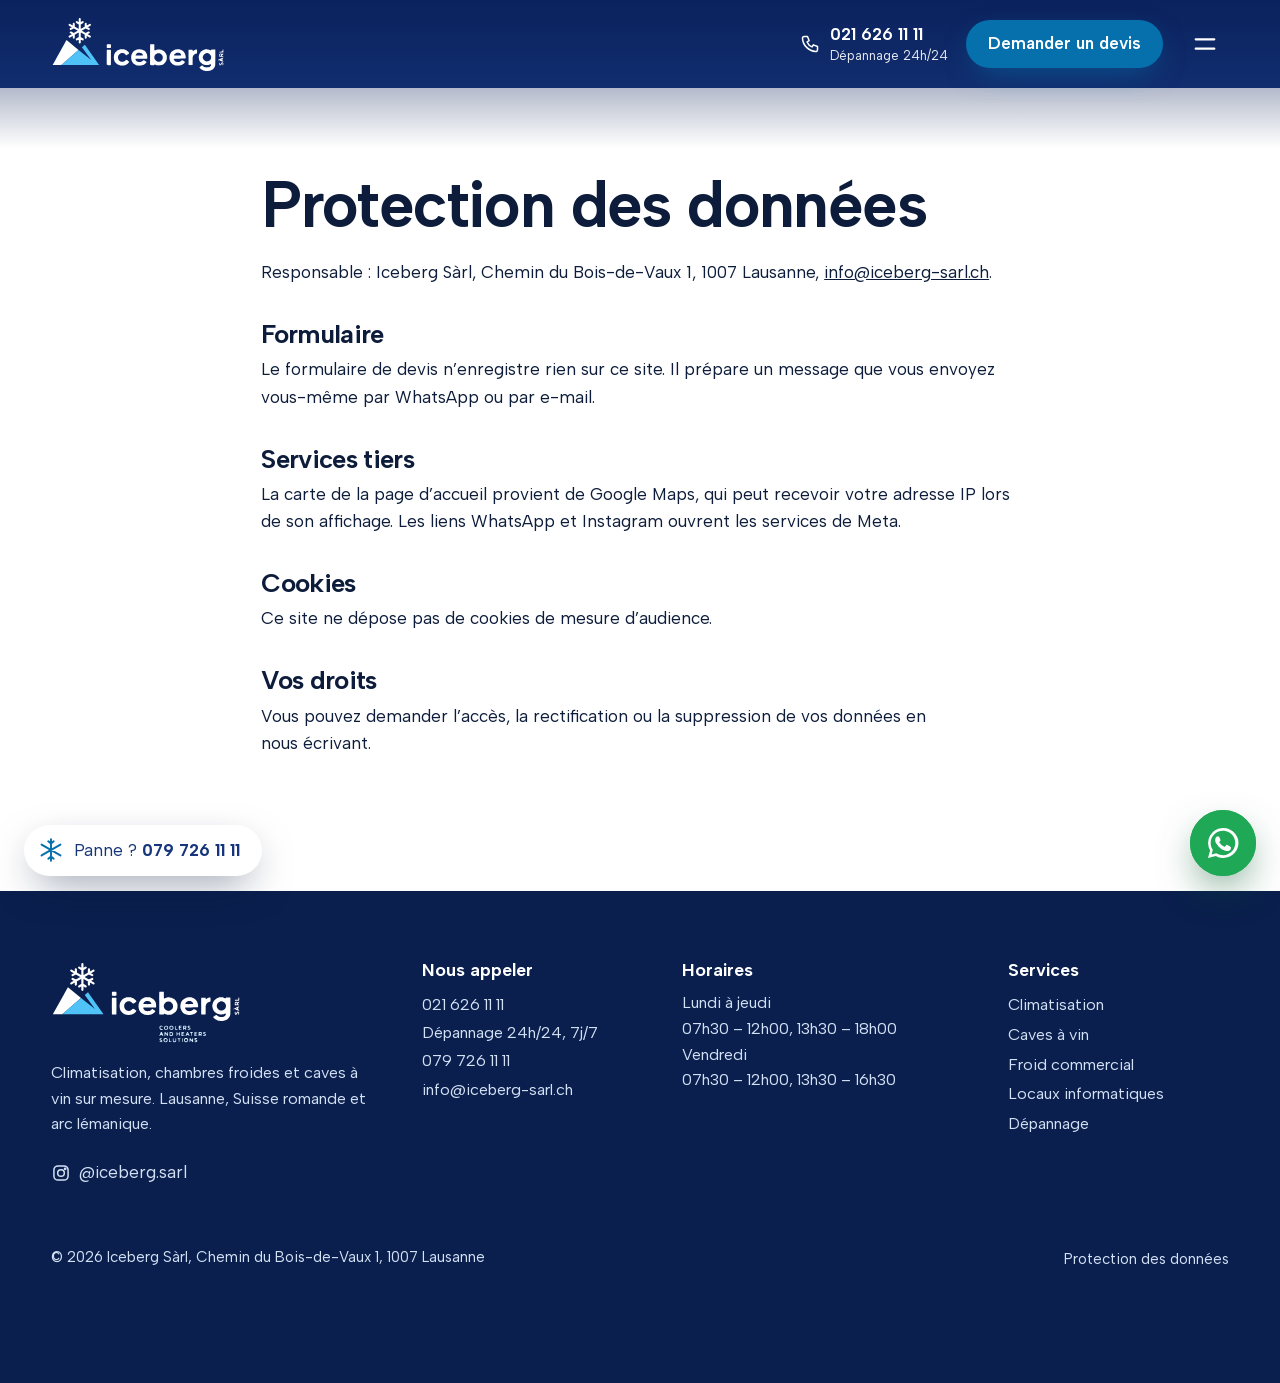
<file: docs/confidentialite.html>
<!doctype html>
<html lang="fr-CH" class="no-js">
<head>
<meta charset="utf-8"><meta name="viewport" content="width=device-width,initial-scale=1,viewport-fit=cover">
<title>Protection des données | Iceberg Sàrl</title><meta name="description" content="Protection des données du site Iceberg Sàrl.">
<meta name="robots" content="noindex">
<link rel="canonical" href="https://welcometothenextlevel.github.io/iceberg/confidentialite">
<meta property="og:type" content="website"><meta property="og:locale" content="fr_CH"><meta property="og:title" content="Protection des données | Iceberg Sàrl"><meta property="og:description" content="Protection des données du site Iceberg Sàrl."><meta property="og:image" content="https://welcometothenextlevel.github.io/iceberg/assets/img/og.jpg"><meta name="twitter:card" content="summary_large_image">
<meta name="theme-color" content="#0b2a66"><link rel="icon" href="assets/img/mark.svg" type="image/svg+xml">
<link rel="preload" href="assets/fonts/albert.woff2" as="font" type="font/woff2" crossorigin>

<script>document.documentElement.className='js'</script>
<link rel="stylesheet" href="assets/site.css?v=8">
<script type="application/ld+json">[{"@context": "https://schema.org", "@type": "HVACBusiness", "@id": "https://welcometothenextlevel.github.io/iceberg/#entreprise", "name": "Iceberg Sàrl", "url": "https://welcometothenextlevel.github.io/iceberg/", "telephone": "+41216261111", "email": "info@iceberg-sarl.ch", "image": "https://welcometothenextlevel.github.io/iceberg/assets/img/og.jpg", "logo": "https://welcometothenextlevel.github.io/iceberg/assets/img/logo.svg", "address": {"@type": "PostalAddress", "streetAddress": "Chemin du Bois-de-Vaux 1", "postalCode": "1007", "addressLocality": "Lausanne", "addressRegion": "VD", "addressCountry": "CH"}, "areaServed": ["Lausanne", "Suisse romande", "Arc lémanique"], "sameAs": ["https://www.instagram.com/iceberg.sarl/"], "openingHoursSpecification": [{"@type": "OpeningHoursSpecification", "dayOfWeek": ["Monday", "Tuesday", "Wednesday", "Thursday"], "opens": "07:30", "closes": "12:00"}, {"@type": "OpeningHoursSpecification", "dayOfWeek": ["Monday", "Tuesday", "Wednesday", "Thursday"], "opens": "13:30", "closes": "18:00"}, {"@type": "OpeningHoursSpecification", "dayOfWeek": "Friday", "opens": "07:30", "closes": "12:00"}, {"@type": "OpeningHoursSpecification", "dayOfWeek": "Friday", "opens": "13:30", "closes": "16:30"}], "contactPoint": {"@type": "ContactPoint", "telephone": "+41797261111", "contactType": "Dépannage 24h/24, 7j/7", "availableLanguage": "fr"}}]</script>
</head>
<body class="svc plain">
<a class="skip" href="#contenu">Aller au contenu</a>
<header class="top" id="top">
 <div class="top-in">
  <a class="brand" href="index.html" aria-label="Iceberg Sàrl, accueil"><img class="lg-w" src="assets/img/logo-white-nav.svg" alt="" width="740" height="238"><img class="lg-c" src="assets/img/logo-nav.svg" alt="Iceberg Sàrl" width="740" height="238"></a>
  <nav class="nav" aria-label="Navigation principale"><a href="climatisation.html">Climatisation</a><a href="caves-a-vin.html">Caves à vin</a><a href="froid-commercial.html">Froid commercial</a><a href="locaux-informatiques.html">Locaux informatiques</a><a href="depannage.html">Dépannage</a><a href="index.html#realisations">Réalisations</a></nav>
  <div class="top-cta">
   <a class="tel" href="tel:+41216261111"><svg class="ic" viewBox="0 0 24 24" aria-hidden="true"><path d="M5 3h4l2 5-2.5 1.5a11 11 0 0 0 6 6L16 13l5 2v4a2 2 0 0 1-2.2 2A17 17 0 0 1 3 5.200 2 2 0 0 1 5 3Z"/></svg><span><b>021 626 11 11</b><i data-status>Dépannage 24h/24</i></span></a>
   <a class="btn btn-c" href="index.html#devis" data-devis>Demander un devis</a>
   <button class="burger" aria-label="Ouvrir le menu" aria-expanded="false" aria-controls="menu"><svg class="ic" viewBox="0 0 24 24" aria-hidden="true"><path d="M4 8h16M4 16h16"/></svg></button>
  </div>
 </div>
</header>
<div class="menu" id="menu" inert><div class="menu-top"><img src="assets/img/logo-white-nav.svg" alt="Iceberg Sàrl" width="740" height="238"><button class="menu-x" aria-label="Fermer le menu"><svg class="ic" viewBox="0 0 24 24" aria-hidden="true"><path d="M6 6l12 12M18 6 6 18"/></svg></button></div><nav><a href="climatisation.html">Climatisation</a><a href="caves-a-vin.html">Caves à vin</a><a href="froid-commercial.html">Froid commercial</a><a href="locaux-informatiques.html">Locaux informatiques</a><a href="depannage.html">Dépannage</a><a href="index.html#realisations">Réalisations</a><a href="index.html#contact">Contact</a></nav><div class="menu-cta"><a class="btn btn-w" href="tel:+41216261111"><svg class="ic" viewBox="0 0 24 24" aria-hidden="true"><path d="M5 3h4l2 5-2.5 1.5a11 11 0 0 0 6 6L16 13l5 2v4a2 2 0 0 1-2.2 2A17 17 0 0 1 3 5.200 2 2 0 0 1 5 3Z"/></svg>021 626 11 11</a><a class="btn btn-g" href="https://wa.me/41797261111?text=Bonjour%20Iceberg%2C%20" target="_blank" rel="noopener"><svg class="ic wa-ic" viewBox="0 0 24 24" aria-hidden="true"><path fill="currentColor" stroke="none" d="M12 2a10 10 0 0 0-8.600 15L2 22l5.200-1.400A10 10 0 1 0 12 2Zm0 18.200a8.200 8.200 0 0 1-4.200-1.200l-.3-.2-3.100.8.800-3-.2-.3A8.200 8.200 0 1 1 12 20.200Zm4.500-6.100c-.2-.1-1.500-.7-1.700-.8-.2-.1-.4-.1-.6.100l-.8 1c-.1.200-.3.200-.5.100a6.700 6.700 0 0 1-3.300-2.900c-.3-.4.300-.4.700-1.300.1-.2 0-.3 0-.5l-.8-1.800c-.2-.5-.4-.4-.6-.4h-.5c-.2 0-.5.100-.7.300-.3.300-.9.900-.9 2.200s.9 2.500 1.100 2.700c.1.200 1.800 2.800 4.400 3.900 1.600.7 2.300.700 3.100.6.500-.1 1.500-.6 1.700-1.200.2-.6.2-1.100.2-1.200-.1-.2-.3-.2-.6-.4Z"/></svg>WhatsApp</a></div></div>
<main id="contenu"><section class="txt"><div class="wrap"><h1>Protection des données</h1><p>Responsable : Iceberg Sàrl, Chemin du Bois-de-Vaux 1, 1007 Lausanne, <a href="mailto:info@iceberg-sarl.ch">info@iceberg-sarl.ch</a>.</p><h2>Formulaire</h2><p>Le formulaire de devis n’enregistre rien sur ce site. Il prépare un message que vous envoyez vous-même par WhatsApp ou par e-mail.</p><h2>Services tiers</h2><p>La carte de la page d’accueil provient de Google Maps, qui peut recevoir votre adresse IP lors de son affichage. Les liens WhatsApp et Instagram ouvrent les services de Meta.</p><h2>Cookies</h2><p>Ce site ne dépose pas de cookies de mesure d’audience.</p><h2>Vos droits</h2><p>Vous pouvez demander l’accès, la rectification ou la suppression de vos données en nous écrivant.</p></div></section></main>
<footer class="foot">
 <div class="wrap foot-in">
  <div><img src="assets/img/logo-white.svg" alt="Iceberg Sàrl, Coolers and Heaters Solutions" width="740" height="324" loading="lazy"><p>Climatisation, chambres froides et caves à vin sur mesure. Lausanne, Suisse romande et arc lémanique.</p><a class="foot-ig" href="https://www.instagram.com/iceberg.sarl/" target="_blank" rel="noopener" aria-label="Instagram @iceberg.sarl"><svg class="ic" viewBox="0 0 24 24" aria-hidden="true"><rect x="3.500" y="3.500" width="17" height="17" rx="5"/><circle cx="12" cy="12" r="4"/><circle cx="17" cy="7" r=".8" fill="currentColor"/></svg>@iceberg.sarl</a></div>
  <div><h2>Nous appeler</h2><p><a href="tel:+41216261111">021 626 11 11</a><br>Dépannage 24h/24, 7j/7<br><a href="tel:+41797261111">079 726 11 11</a><br><a href="mailto:info@iceberg-sarl.ch">info@iceberg-sarl.ch</a></p></div>
  <div><h2>Horaires</h2><p>Lundi à jeudi<br>07h30 – 12h00, 13h30 – 18h00<br>Vendredi<br>07h30 – 12h00, 13h30 – 16h30</p></div>
  <div><h2>Services</h2><p><a href="climatisation.html">Climatisation</a><br><a href="caves-a-vin.html">Caves à vin</a><br><a href="froid-commercial.html">Froid commercial</a><br><a href="locaux-informatiques.html">Locaux informatiques</a><br><a href="depannage.html">Dépannage</a></p></div>
 </div>
 <div class="wrap foot-b"><span>© <span data-year>2026</span> Iceberg Sàrl, Chemin du Bois-de-Vaux 1, 1007 Lausanne</span><a href="confidentialite.html">Protection des données</a></div>
</footer>
<div class="bar" aria-label="Contact rapide"><a href="tel:+41216261111" class="bar-c"><svg class="ic" viewBox="0 0 24 24" aria-hidden="true"><path d="M5 3h4l2 5-2.5 1.5a11 11 0 0 0 6 6L16 13l5 2v4a2 2 0 0 1-2.2 2A17 17 0 0 1 3 5.200 2 2 0 0 1 5 3Z"/></svg><span>Appeler</span></a><a href="https://wa.me/41797261111?text=Bonjour%20Iceberg%2C%20" class="bar-w" target="_blank" rel="noopener"><svg class="ic wa-ic" viewBox="0 0 24 24" aria-hidden="true"><path fill="currentColor" stroke="none" d="M12 2a10 10 0 0 0-8.600 15L2 22l5.200-1.400A10 10 0 1 0 12 2Zm0 18.200a8.200 8.200 0 0 1-4.200-1.200l-.3-.2-3.100.8.800-3-.2-.3A8.200 8.200 0 1 1 12 20.200Zm4.500-6.100c-.2-.1-1.500-.7-1.700-.8-.2-.1-.4-.1-.6.100l-.8 1c-.1.200-.3.200-.5.100a6.700 6.700 0 0 1-3.300-2.900c-.3-.4.300-.4.700-1.300.1-.2 0-.3 0-.5l-.8-1.800c-.2-.5-.4-.4-.6-.4h-.5c-.2 0-.5.100-.7.300-.3.300-.9.900-.9 2.200s.9 2.500 1.100 2.700c.1.200 1.800 2.800 4.400 3.900 1.600.7 2.300.700 3.100.6.500-.1 1.500-.6 1.700-1.200.2-.6.2-1.100.2-1.200-.1-.2-.3-.2-.6-.4Z"/></svg><span>WhatsApp</span></a><a href="index.html#devis" class="bar-d" data-devis><svg class="ic" viewBox="0 0 24 24" aria-hidden="true"><path d="M7 3h7l5 5v13H7zM14 3v5h5M10 13h6M10 17h4"/></svg><span>Devis</span></a></div>
<div class="side"><a href="tel:+41797261111" class="side-u"><svg class="ic" viewBox="0 0 24 24" aria-hidden="true"><path d="M12 2v20M3.300 7l17.400 10M20.700 7 3.300 17M12 6 9.500 4M12 6l2.500-2M12 18l-2.500 2M12 18l2.500 2"/></svg><span>Panne ? <b>079 726 11 11</b></span></a></div>
<div class="wa" id="wa">
 <div class="wa-box" role="dialog" aria-label="Écrire à Iceberg sur WhatsApp" inert>
  <div class="wa-h"><img src="assets/img/mark.svg" alt="" width="42" height="42"><div><b>Iceberg Sàrl</b><span data-status>Dépannage 24h/24</span></div><button aria-label="Fermer"><svg class="ic" viewBox="0 0 24 24" aria-hidden="true"><path d="M6 6l12 12M18 6 6 18"/></svg></button></div>
  <div class="wa-b"><p>Bonjour. De quoi avez-vous besoin ?</p>
   <a target="_blank" rel="noopener" href="https://wa.me/41797261111?text=Bonjour%20Iceberg%2C%20j%E2%80%99ai%20une%20panne%20%C3%A0%20signaler%20%3A%20">J’ai une panne</a>
   <a target="_blank" rel="noopener" href="https://wa.me/41797261111?text=Bonjour%20Iceberg%2C%20je%20souhaite%20un%20devis%20pour%20une%20climatisation.%20Lieu%20%3A%20">Devis climatisation</a>
   <a target="_blank" rel="noopener" href="https://wa.me/41797261111?text=Bonjour%20Iceberg%2C%20j%E2%80%99ai%20un%20projet%20de%20cave%20%C3%A0%20vin%20sur%20mesure.%20Lieu%20%3A%20">Projet de cave à vin</a>
   <a target="_blank" rel="noopener" href="https://wa.me/41797261111?text=Bonjour%20Iceberg%2C%20je%20souhaite%20un%20devis%20pour%20une%20chambre%20froide.%20Lieu%20%3A%20">Chambre froide ou congélation</a>
   <a target="_blank" rel="noopener" href="https://wa.me/41797261111?text=Bonjour%20Iceberg%2C%20">Autre question</a></div>
 </div>
 <button class="wa-fab" aria-label="Ouvrir WhatsApp" aria-expanded="false"><svg class="ic wa-ic" viewBox="0 0 24 24" aria-hidden="true"><path fill="currentColor" stroke="none" d="M12 2a10 10 0 0 0-8.600 15L2 22l5.200-1.400A10 10 0 1 0 12 2Zm0 18.200a8.200 8.200 0 0 1-4.200-1.200l-.3-.2-3.100.8.800-3-.2-.3A8.200 8.200 0 1 1 12 20.200Zm4.500-6.100c-.2-.1-1.500-.7-1.700-.8-.2-.1-.4-.1-.6.100l-.8 1c-.1.200-.3.200-.5.100a6.700 6.700 0 0 1-3.300-2.900c-.3-.4.300-.4.700-1.300.1-.2 0-.3 0-.5l-.8-1.800c-.2-.5-.4-.4-.6-.4h-.5c-.2 0-.5.100-.7.300-.3.300-.9.900-.9 2.200s.9 2.500 1.100 2.700c.1.200 1.800 2.800 4.400 3.900 1.600.7 2.300.700 3.100.6.500-.1 1.500-.6 1.700-1.200.2-.6.2-1.100.2-1.200-.1-.2-.3-.2-.6-.4Z"/></svg></button>
</div>
<script src="assets/vendor/gsap.min.js" defer></script><script src="assets/vendor/ScrollTrigger.min.js" defer></script><script src="assets/site.js?v=8" defer></script>
</body></html>
</file>
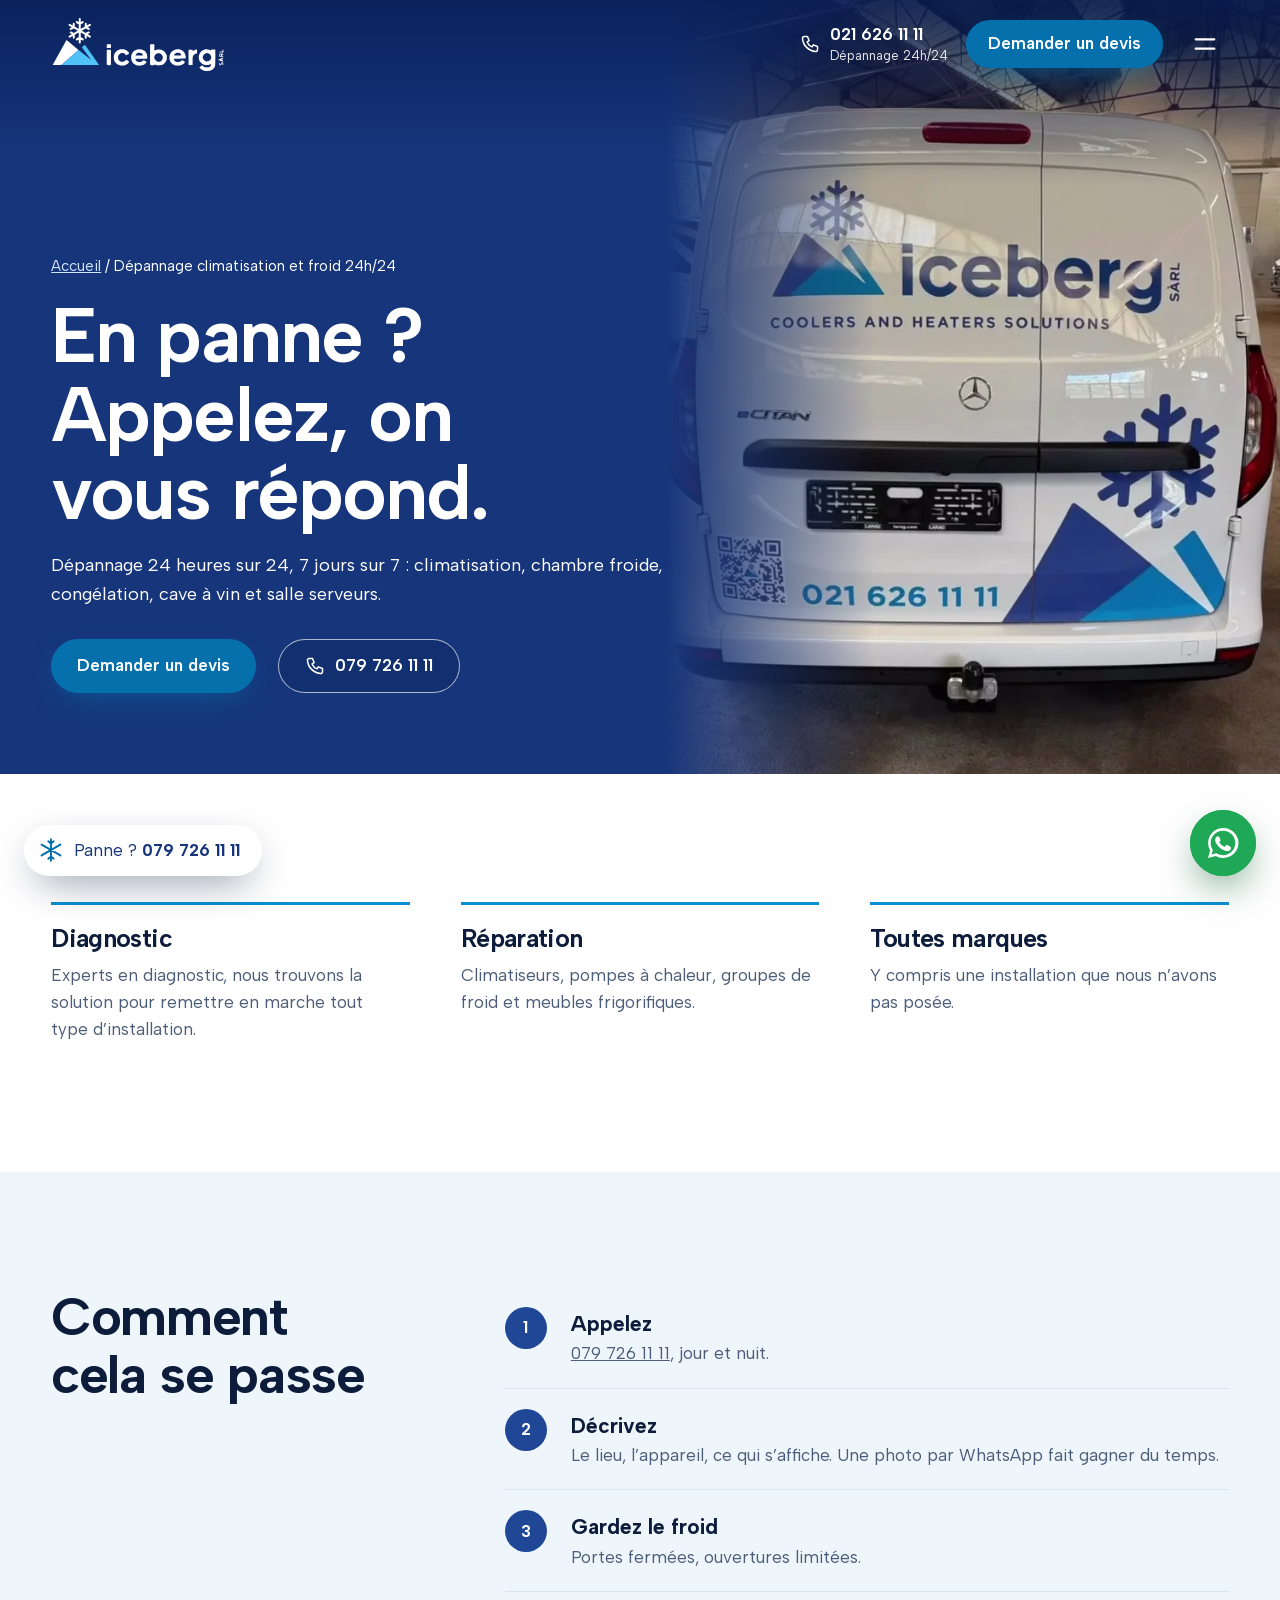
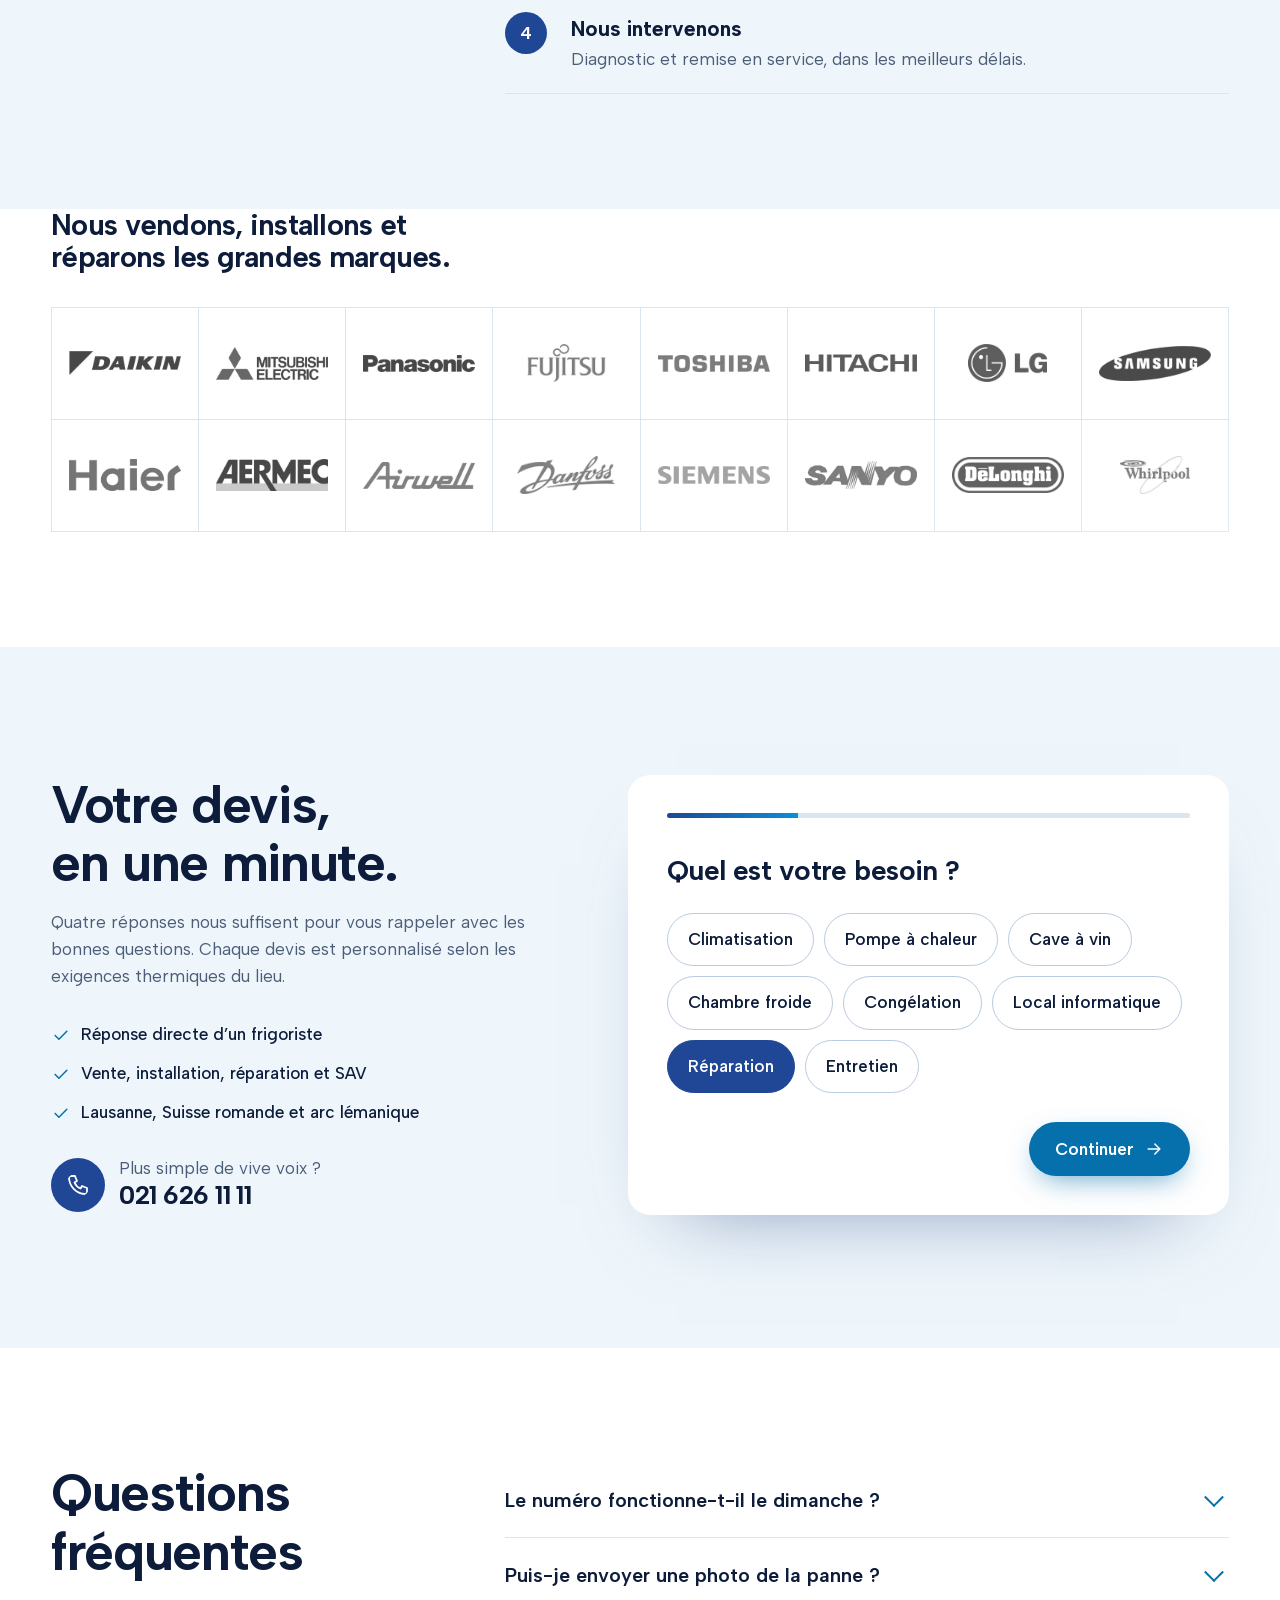
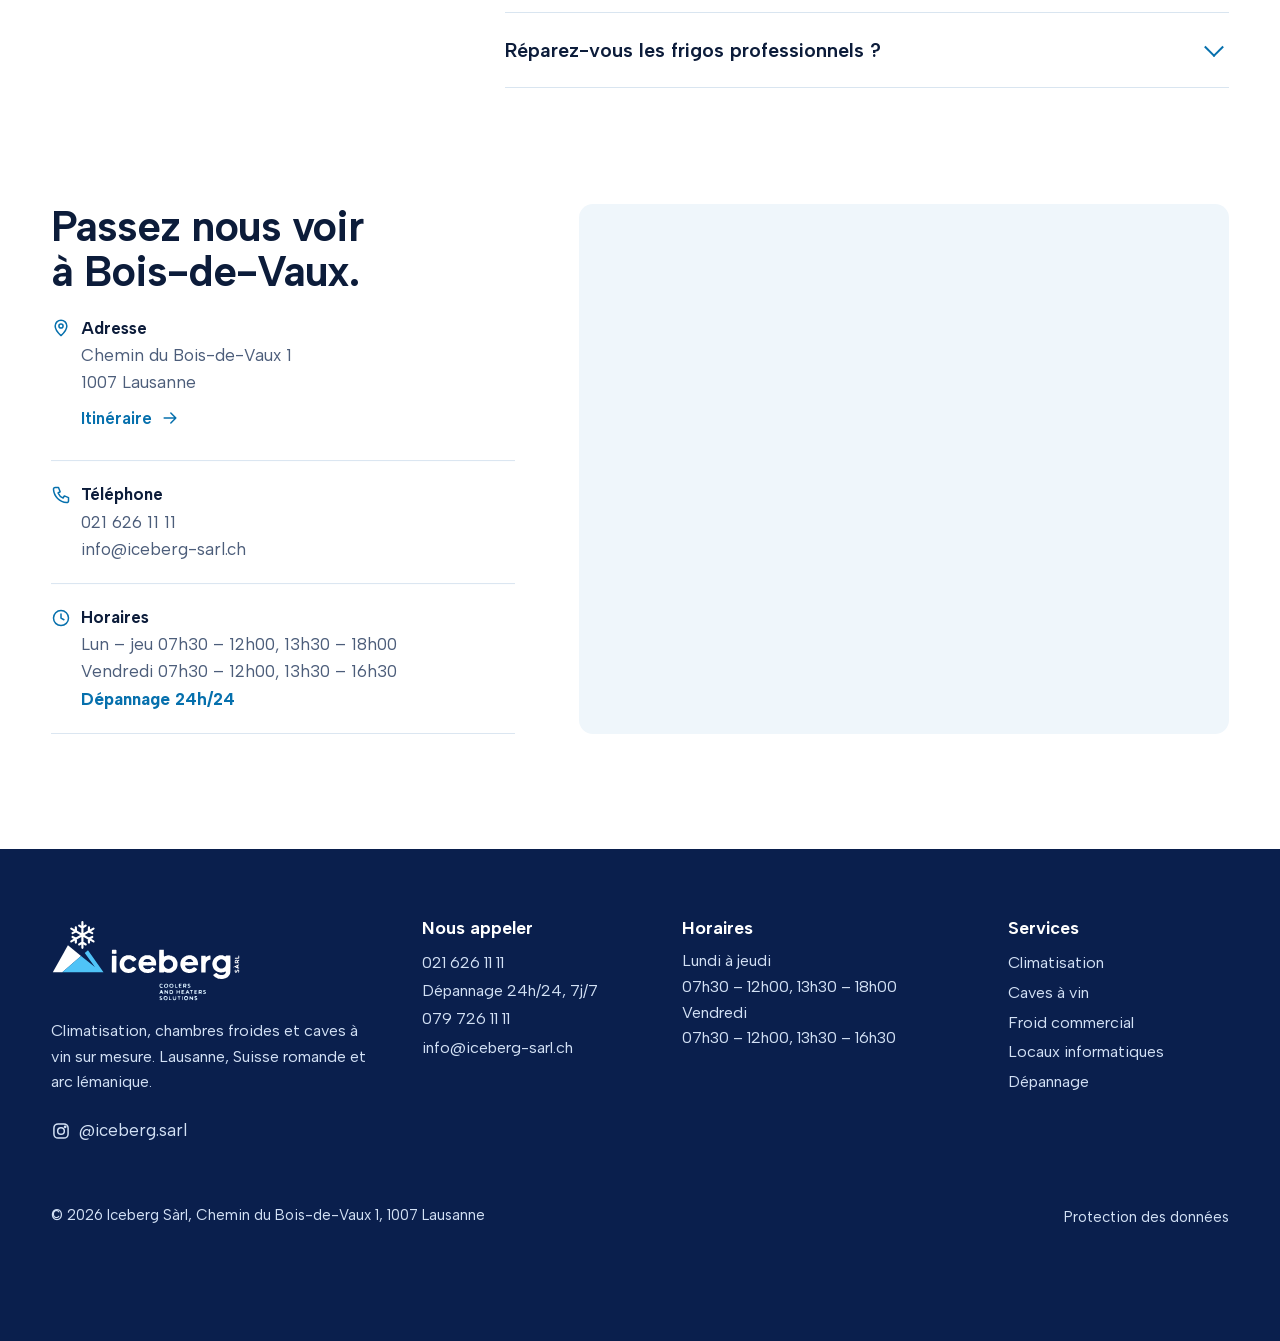
<file: docs/depannage.html>
<!doctype html>
<html lang="fr-CH" class="no-js">
<head>
<meta charset="utf-8"><meta name="viewport" content="width=device-width,initial-scale=1,viewport-fit=cover">
<title>Dépannage climatisation et froid 24h/24 à Lausanne | Iceberg Sàrl</title><meta name="description" content="Dépannage frigorifique 24h/24 et 7j/7 à Lausanne et en Suisse romande : climatisation, chambre froide, congélateur, cave à vin, salle serveurs.">
<meta name="robots" content="noindex">
<link rel="canonical" href="https://welcometothenextlevel.github.io/iceberg/depannage">
<meta property="og:type" content="website"><meta property="og:locale" content="fr_CH"><meta property="og:title" content="Dépannage climatisation et froid 24h/24 à Lausanne | Iceberg Sàrl"><meta property="og:description" content="Dépannage frigorifique 24h/24 et 7j/7 à Lausanne et en Suisse romande : climatisation, chambre froide, congélateur, cave à vin, salle serveurs."><meta property="og:image" content="https://welcometothenextlevel.github.io/iceberg/assets/img/og.jpg"><meta name="twitter:card" content="summary_large_image">
<meta name="theme-color" content="#0b2a66"><link rel="icon" href="assets/img/mark.svg" type="image/svg+xml">
<link rel="preload" href="assets/fonts/albert.woff2" as="font" type="font/woff2" crossorigin>

<script>document.documentElement.className='js'</script>
<link rel="stylesheet" href="assets/site.css?v=8">
<script type="application/ld+json">[{"@context": "https://schema.org", "@type": "HVACBusiness", "@id": "https://welcometothenextlevel.github.io/iceberg/#entreprise", "name": "Iceberg Sàrl", "url": "https://welcometothenextlevel.github.io/iceberg/", "telephone": "+41216261111", "email": "info@iceberg-sarl.ch", "image": "https://welcometothenextlevel.github.io/iceberg/assets/img/og.jpg", "logo": "https://welcometothenextlevel.github.io/iceberg/assets/img/logo.svg", "address": {"@type": "PostalAddress", "streetAddress": "Chemin du Bois-de-Vaux 1", "postalCode": "1007", "addressLocality": "Lausanne", "addressRegion": "VD", "addressCountry": "CH"}, "areaServed": ["Lausanne", "Suisse romande", "Arc lémanique"], "sameAs": ["https://www.instagram.com/iceberg.sarl/"], "openingHoursSpecification": [{"@type": "OpeningHoursSpecification", "dayOfWeek": ["Monday", "Tuesday", "Wednesday", "Thursday"], "opens": "07:30", "closes": "12:00"}, {"@type": "OpeningHoursSpecification", "dayOfWeek": ["Monday", "Tuesday", "Wednesday", "Thursday"], "opens": "13:30", "closes": "18:00"}, {"@type": "OpeningHoursSpecification", "dayOfWeek": "Friday", "opens": "07:30", "closes": "12:00"}, {"@type": "OpeningHoursSpecification", "dayOfWeek": "Friday", "opens": "13:30", "closes": "16:30"}], "contactPoint": {"@type": "ContactPoint", "telephone": "+41797261111", "contactType": "Dépannage 24h/24, 7j/7", "availableLanguage": "fr"}}, {"@context": "https://schema.org", "@type": "BreadcrumbList", "itemListElement": [{"@type": "ListItem", "position": 1, "name": "Accueil", "item": "https://welcometothenextlevel.github.io/iceberg/"}, {"@type": "ListItem", "position": 2, "name": "Dépannage climatisation et froid 24h/24 à Lausanne", "item": "https://welcometothenextlevel.github.io/iceberg/depannage"}]}]</script>
</head>
<body class="svc">
<a class="skip" href="#contenu">Aller au contenu</a>
<header class="top" id="top">
 <div class="top-in">
  <a class="brand" href="index.html" aria-label="Iceberg Sàrl, accueil"><img class="lg-w" src="assets/img/logo-white-nav.svg" alt="" width="740" height="238"><img class="lg-c" src="assets/img/logo-nav.svg" alt="Iceberg Sàrl" width="740" height="238"></a>
  <nav class="nav" aria-label="Navigation principale"><a href="climatisation.html">Climatisation</a><a href="caves-a-vin.html">Caves à vin</a><a href="froid-commercial.html">Froid commercial</a><a href="locaux-informatiques.html">Locaux informatiques</a><a href="depannage.html" aria-current=page>Dépannage</a><a href="index.html#realisations">Réalisations</a></nav>
  <div class="top-cta">
   <a class="tel" href="tel:+41216261111"><svg class="ic" viewBox="0 0 24 24" aria-hidden="true"><path d="M5 3h4l2 5-2.5 1.5a11 11 0 0 0 6 6L16 13l5 2v4a2 2 0 0 1-2.2 2A17 17 0 0 1 3 5.200 2 2 0 0 1 5 3Z"/></svg><span><b>021 626 11 11</b><i data-status>Dépannage 24h/24</i></span></a>
   <a class="btn btn-c" href="index.html#devis" data-devis>Demander un devis</a>
   <button class="burger" aria-label="Ouvrir le menu" aria-expanded="false" aria-controls="menu"><svg class="ic" viewBox="0 0 24 24" aria-hidden="true"><path d="M4 8h16M4 16h16"/></svg></button>
  </div>
 </div>
</header>
<div class="menu" id="menu" inert><div class="menu-top"><img src="assets/img/logo-white-nav.svg" alt="Iceberg Sàrl" width="740" height="238"><button class="menu-x" aria-label="Fermer le menu"><svg class="ic" viewBox="0 0 24 24" aria-hidden="true"><path d="M6 6l12 12M18 6 6 18"/></svg></button></div><nav><a href="climatisation.html">Climatisation</a><a href="caves-a-vin.html">Caves à vin</a><a href="froid-commercial.html">Froid commercial</a><a href="locaux-informatiques.html">Locaux informatiques</a><a href="depannage.html" aria-current=page>Dépannage</a><a href="index.html#realisations">Réalisations</a><a href="index.html#contact">Contact</a></nav><div class="menu-cta"><a class="btn btn-w" href="tel:+41216261111"><svg class="ic" viewBox="0 0 24 24" aria-hidden="true"><path d="M5 3h4l2 5-2.5 1.5a11 11 0 0 0 6 6L16 13l5 2v4a2 2 0 0 1-2.2 2A17 17 0 0 1 3 5.200 2 2 0 0 1 5 3Z"/></svg>021 626 11 11</a><a class="btn btn-g" href="https://wa.me/41797261111?text=Bonjour%20Iceberg%2C%20" target="_blank" rel="noopener"><svg class="ic wa-ic" viewBox="0 0 24 24" aria-hidden="true"><path fill="currentColor" stroke="none" d="M12 2a10 10 0 0 0-8.600 15L2 22l5.200-1.400A10 10 0 1 0 12 2Zm0 18.200a8.200 8.200 0 0 1-4.200-1.200l-.3-.2-3.100.8.800-3-.2-.3A8.200 8.200 0 1 1 12 20.200Zm4.500-6.100c-.2-.1-1.500-.7-1.700-.8-.2-.1-.4-.1-.6.100l-.8 1c-.1.200-.3.200-.5.100a6.700 6.700 0 0 1-3.300-2.900c-.3-.4.300-.4.700-1.300.1-.2 0-.3 0-.5l-.8-1.800c-.2-.5-.4-.4-.6-.4h-.5c-.2 0-.5.100-.7.300-.3.300-.9.900-.9 2.200s.9 2.500 1.100 2.700c.1.200 1.800 2.800 4.400 3.900 1.600.7 2.300.700 3.100.6.500-.1 1.500-.6 1.700-1.200.2-.6.2-1.100.2-1.200-.1-.2-.3-.2-.6-.4Z"/></svg>WhatsApp</a></div></div>
<main id="contenu"><section class="sh sh-depannage"><div class="sh-m"><img src="assets/img/van-1.webp" alt="Véhicule Iceberg Sàrl avec le numéro 021 626 11 11" width="1800" height="1200" decoding="async" fetchpriority="high"></div><div class="wrap sh-t"><nav class="bc" aria-label="Fil d’Ariane"><a href="index.html">Accueil</a> / <span>Dépannage climatisation et froid 24h/24</span></nav><h1>En panne&nbsp;? Appelez, on vous répond.</h1><p>Dépannage 24 heures sur 24, 7 jours sur 7 : climatisation, chambre froide, congélation, cave à vin et salle serveurs.</p><div class="row"><a class="btn btn-c" href="#devis" data-devis>Demander un devis</a><a class="btn btn-o" href="tel:+41797261111"><svg class="ic" viewBox="0 0 24 24" aria-hidden="true"><path d="M5 3h4l2 5-2.5 1.5a11 11 0 0 0 6 6L16 13l5 2v4a2 2 0 0 1-2.2 2A17 17 0 0 1 3 5.200 2 2 0 0 1 5 3Z"/></svg>079 726 11 11</a></div></div></section>
<section class="sb"><div class="wrap"><div class="sb-g"><article data-r><h3>Diagnostic</h3><p>Experts en diagnostic, nous trouvons la solution pour remettre en marche tout type d’installation.</p></article><article data-r><h3>Réparation</h3><p>Climatiseurs, pompes à chaleur, groupes de froid et meubles frigorifiques.</p></article><article data-r><h3>Toutes marques</h3><p>Y compris une installation que nous n’avons pas posée.</p></article></div></div></section>
<section class="ss"><div class="wrap ss-in"><h2 data-r>Comment cela se passe</h2><ol><li data-r><b>Appelez</b><span><a href="tel:+41797261111">079 726 11 11</a>, jour et nuit.</span></li><li data-r><b>Décrivez</b><span>Le lieu, l’appareil, ce qui s’affiche. Une photo par WhatsApp fait gagner du temps.</span></li><li data-r><b>Gardez le froid</b><span>Portes fermées, ouvertures limitées.</span></li><li data-r><b>Nous intervenons</b><span>Diagnostic et remise en service, dans les meilleurs délais.</span></li></ol></div></section>
<section class="brands"><div class="wrap"><h2>Nous vendons, installons et réparons les grandes marques.</h2><ul><li><img src="assets/img/m-daikin.webp" alt="Daikin" width="300" height="64" loading="lazy"></li><li><img src="assets/img/m-mitsubishi.webp" alt="Mitsubishi" width="300" height="88" loading="lazy"></li><li><img src="assets/img/m-panasonic.webp" alt="Panasonic" width="300" height="46" loading="lazy"></li><li><img src="assets/img/m-fujitsu.webp" alt="Fujitsu" width="186" height="90" loading="lazy"></li><li><img src="assets/img/m-toshiba.webp" alt="Toshiba" width="300" height="46" loading="lazy"></li><li><img src="assets/img/m-hitachi.webp" alt="Hitachi" width="300" height="49" loading="lazy"></li><li><img src="assets/img/m-lg.webp" alt="LG" width="188" height="90" loading="lazy"></li><li><img src="assets/img/m-samsung.webp" alt="Samsung" width="288" height="90" loading="lazy"></li><li><img src="assets/img/m-haier.webp" alt="Haier" width="300" height="85" loading="lazy"></li><li><img src="assets/img/m-aermec.webp" alt="Aermec" width="300" height="86" loading="lazy"></li><li><img src="assets/img/m-airwell.webp" alt="Airwell" width="300" height="72" loading="lazy"></li><li><img src="assets/img/m-danfoss.webp" alt="Danfoss" width="232" height="90" loading="lazy"></li><li><img src="assets/img/m-siemens.webp" alt="Siemens" width="300" height="48" loading="lazy"></li><li><img src="assets/img/m-sanyo.webp" alt="Sanyo" width="300" height="77" loading="lazy"></li><li><img src="assets/img/m-delonghi.webp" alt="Delonghi" width="275" height="90" loading="lazy"></li><li><img src="assets/img/m-whirlpool.webp" alt="Whirlpool" width="165" height="90" loading="lazy"></li></ul></div></section><section class="devis" id="devis"><div class="wrap devis-in">
 <div class="devis-l" data-r><h2>Votre devis, en une minute.</h2><p>Quatre réponses nous suffisent pour vous rappeler avec les bonnes questions. Chaque devis est personnalisé selon les exigences thermiques du lieu.</p>
  <ul class="ticks"><li><svg class="ic" viewBox="0 0 24 24" aria-hidden="true"><path d="m5 12.500 4.500 4.500L19 7.500"/></svg>Réponse directe d’un frigoriste</li><li><svg class="ic" viewBox="0 0 24 24" aria-hidden="true"><path d="m5 12.500 4.500 4.500L19 7.500"/></svg>Vente, installation, réparation et SAV</li><li><svg class="ic" viewBox="0 0 24 24" aria-hidden="true"><path d="m5 12.500 4.500 4.500L19 7.500"/></svg>Lausanne, Suisse romande et arc lémanique</li></ul>
  <a class="bigtel" href="tel:+41216261111"><svg class="ic" viewBox="0 0 24 24" aria-hidden="true"><path d="M5 3h4l2 5-2.5 1.5a11 11 0 0 0 6 6L16 13l5 2v4a2 2 0 0 1-2.2 2A17 17 0 0 1 3 5.200 2 2 0 0 1 5 3Z"/></svg><span>Plus simple de vive voix ?<b>021 626 11 11</b></span></a></div>
 <form class="wiz" id="wiz" novalidate>
  <div class="wiz-p" aria-hidden="true"><i></i></div>
  <fieldset class="st on"><legend>Quel est votre besoin ?</legend><div class="chips"><label class="chip"><input type="radio" name="Besoin" value="Climatisation" required><span>Climatisation</span></label><label class="chip"><input type="radio" name="Besoin" value="Pompe à chaleur"><span>Pompe à chaleur</span></label><label class="chip"><input type="radio" name="Besoin" value="Cave à vin"><span>Cave à vin</span></label><label class="chip"><input type="radio" name="Besoin" value="Chambre froide"><span>Chambre froide</span></label><label class="chip"><input type="radio" name="Besoin" value="Congélation"><span>Congélation</span></label><label class="chip"><input type="radio" name="Besoin" value="Local informatique"><span>Local informatique</span></label><label class="chip"><input type="radio" name="Besoin" value="Réparation" checked><span>Réparation</span></label><label class="chip"><input type="radio" name="Besoin" value="Entretien"><span>Entretien</span></label></div></fieldset>
  <fieldset class="st"><legend>Pour quel type de lieu ?</legend><div class="chips"><label class="chip"><input type="radio" name="Lieu" value="Villa ou appartement" required><span>Villa ou appartement</span></label><label class="chip"><input type="radio" name="Lieu" value="Bureaux"><span>Bureaux</span></label><label class="chip"><input type="radio" name="Lieu" value="Restaurant ou hôtel"><span>Restaurant ou hôtel</span></label><label class="chip"><input type="radio" name="Lieu" value="Commerce"><span>Commerce</span></label><label class="chip"><input type="radio" name="Lieu" value="Industrie"><span>Industrie</span></label><label class="chip"><input type="radio" name="Lieu" value="Autre"><span>Autre</span></label></div></fieldset>
  <fieldset class="st"><legend>Où et pour quand ?</legend><label class="f">Localité ou NPA<input name="Localité" autocomplete="postal-code" required placeholder="1007 Lausanne"></label><div class="chips"><label class="chip"><input type="radio" name="Délai" value="Urgent" required><span>Urgent</span></label><label class="chip"><input type="radio" name="Délai" value="Ce mois-ci"><span>Ce mois-ci</span></label><label class="chip"><input type="radio" name="Délai" value="Dans les 3 mois"><span>Dans les 3 mois</span></label><label class="chip"><input type="radio" name="Délai" value="Je me renseigne"><span>Je me renseigne</span></label></div></fieldset>
  <fieldset class="st"><legend>Comment vous joindre ?</legend><div class="two"><label class="f">Nom<input name="Nom" autocomplete="name" required></label><label class="f">Téléphone<input name="Téléphone" type="tel" inputmode="tel" autocomplete="tel" required></label></div><label class="f">Précisions (facultatif)<textarea name="Précisions" rows="3" placeholder="Surface, nombre de pièces, marque de l’appareil…"></textarea></label>
   <div class="send"><button type="button" class="btn btn-g" data-send="wa"><svg class="ic wa-ic" viewBox="0 0 24 24" aria-hidden="true"><path fill="currentColor" stroke="none" d="M12 2a10 10 0 0 0-8.600 15L2 22l5.200-1.400A10 10 0 1 0 12 2Zm0 18.200a8.200 8.200 0 0 1-4.200-1.200l-.3-.2-3.100.8.800-3-.2-.3A8.200 8.200 0 1 1 12 20.200Zm4.500-6.100c-.2-.1-1.500-.7-1.700-.8-.2-.1-.4-.1-.6.100l-.8 1c-.1.200-.3.200-.5.100a6.700 6.700 0 0 1-3.300-2.900c-.3-.4.300-.4.700-1.300.1-.2 0-.3 0-.5l-.8-1.800c-.2-.5-.4-.4-.6-.4h-.5c-.2 0-.5.100-.7.300-.3.300-.9.900-.9 2.200s.9 2.500 1.100 2.700c.1.200 1.800 2.800 4.400 3.900 1.600.7 2.300.700 3.100.6.500-.1 1.500-.6 1.700-1.200.2-.6.2-1.100.2-1.200-.1-.2-.3-.2-.6-.4Z"/></svg>Envoyer sur WhatsApp</button><button type="button" class="btn btn-i" data-send="mail"><svg class="ic" viewBox="0 0 24 24" aria-hidden="true"><path d="M3 6h18v12H3zM3 7l9 7 9-7"/></svg>Envoyer par e-mail</button></div><p class="fine">Votre message s’ouvre prêt à envoyer. Rien n’est enregistré sur ce site.</p></fieldset>
  <p class="err" role="alert" hidden></p>
  <div class="wiz-n"><button type="button" class="back" hidden><svg class="ic" viewBox="0 0 24 24" aria-hidden="true"><path d="M15 5l-7 7 7 7"/></svg>Retour</button><button type="button" class="btn btn-c next">Continuer<svg class="ic" viewBox="0 0 24 24" aria-hidden="true"><path d="M5 12h14M13 6l6 6-6 6"/></svg></button></div>
 </form>
</div></section><section class="faq"><div class="wrap faq-in"><h2 data-r>Questions fréquentes</h2><div><details><summary>Le numéro fonctionne-t-il le dimanche ?</summary><p>Oui, 24 heures sur 24 et 7 jours sur 7.</p></details><details><summary>Puis-je envoyer une photo de la panne ?</summary><p>Oui, par WhatsApp : plaque signalétique et code d’erreur nous aident beaucoup.</p></details><details><summary>Réparez-vous les frigos professionnels ?</summary><p>Oui, nous entretenons, réparons et installons vos frigos professionnels.</p></details></div></div></section><section class="contact" id="contact"><div class="wrap contact-in"><div data-r><h2>Passez nous voir à Bois-de-Vaux.</h2>
 <dl><div><dt><svg class="ic" viewBox="0 0 24 24" aria-hidden="true"><path d="M12 21s7-6.200 7-11.500A7 7 0 0 0 5 9.500C5 14.800 12 21 12 21Z"/><circle cx="12" cy="9.500" r="2.500"/></svg>Adresse</dt><dd>Chemin du Bois-de-Vaux 1<br>1007 Lausanne<br><a class="lnk" href="https://www.google.com/maps/search/?api=1&query=Chemin+du+Bois-de-Vaux+1%2C+1007+Lausanne" target="_blank" rel="noopener">Itinéraire<svg class="ic" viewBox="0 0 24 24" aria-hidden="true"><path d="M5 12h14M13 6l6 6-6 6"/></svg></a></dd></div>
 <div><dt><svg class="ic" viewBox="0 0 24 24" aria-hidden="true"><path d="M5 3h4l2 5-2.5 1.5a11 11 0 0 0 6 6L16 13l5 2v4a2 2 0 0 1-2.2 2A17 17 0 0 1 3 5.200 2 2 0 0 1 5 3Z"/></svg>Téléphone</dt><dd><a href="tel:+41216261111">021 626 11 11</a><br><a href="mailto:info@iceberg-sarl.ch">info@iceberg-sarl.ch</a></dd></div>
 <div><dt><svg class="ic" viewBox="0 0 24 24" aria-hidden="true"><circle cx="12" cy="12" r="9"/><path d="M12 7v5l3.500 2"/></svg>Horaires</dt><dd>Lun – jeu 07h30 – 12h00, 13h30 – 18h00<br>Vendredi 07h30 – 12h00, 13h30 – 16h30<br><strong data-status></strong></dd></div></dl></div>
 <div class="map"><iframe title="Iceberg Sàrl sur la carte" loading="lazy" referrerpolicy="no-referrer-when-downgrade" src="https://www.google.com/maps?q=Chemin+du+Bois-de-Vaux+1,+1007+Lausanne&z=15&hl=fr&output=embed"></iframe></div></div></section></main>
<footer class="foot">
 <div class="wrap foot-in">
  <div><img src="assets/img/logo-white.svg" alt="Iceberg Sàrl, Coolers and Heaters Solutions" width="740" height="324" loading="lazy"><p>Climatisation, chambres froides et caves à vin sur mesure. Lausanne, Suisse romande et arc lémanique.</p><a class="foot-ig" href="https://www.instagram.com/iceberg.sarl/" target="_blank" rel="noopener" aria-label="Instagram @iceberg.sarl"><svg class="ic" viewBox="0 0 24 24" aria-hidden="true"><rect x="3.500" y="3.500" width="17" height="17" rx="5"/><circle cx="12" cy="12" r="4"/><circle cx="17" cy="7" r=".8" fill="currentColor"/></svg>@iceberg.sarl</a></div>
  <div><h2>Nous appeler</h2><p><a href="tel:+41216261111">021 626 11 11</a><br>Dépannage 24h/24, 7j/7<br><a href="tel:+41797261111">079 726 11 11</a><br><a href="mailto:info@iceberg-sarl.ch">info@iceberg-sarl.ch</a></p></div>
  <div><h2>Horaires</h2><p>Lundi à jeudi<br>07h30 – 12h00, 13h30 – 18h00<br>Vendredi<br>07h30 – 12h00, 13h30 – 16h30</p></div>
  <div><h2>Services</h2><p><a href="climatisation.html">Climatisation</a><br><a href="caves-a-vin.html">Caves à vin</a><br><a href="froid-commercial.html">Froid commercial</a><br><a href="locaux-informatiques.html">Locaux informatiques</a><br><a href="depannage.html">Dépannage</a></p></div>
 </div>
 <div class="wrap foot-b"><span>© <span data-year>2026</span> Iceberg Sàrl, Chemin du Bois-de-Vaux 1, 1007 Lausanne</span><a href="confidentialite.html">Protection des données</a></div>
</footer>
<div class="bar" aria-label="Contact rapide"><a href="tel:+41216261111" class="bar-c"><svg class="ic" viewBox="0 0 24 24" aria-hidden="true"><path d="M5 3h4l2 5-2.5 1.5a11 11 0 0 0 6 6L16 13l5 2v4a2 2 0 0 1-2.2 2A17 17 0 0 1 3 5.200 2 2 0 0 1 5 3Z"/></svg><span>Appeler</span></a><a href="https://wa.me/41797261111?text=Bonjour%20Iceberg%2C%20" class="bar-w" target="_blank" rel="noopener"><svg class="ic wa-ic" viewBox="0 0 24 24" aria-hidden="true"><path fill="currentColor" stroke="none" d="M12 2a10 10 0 0 0-8.600 15L2 22l5.200-1.400A10 10 0 1 0 12 2Zm0 18.200a8.200 8.200 0 0 1-4.200-1.200l-.3-.2-3.100.8.800-3-.2-.3A8.200 8.200 0 1 1 12 20.200Zm4.500-6.100c-.2-.1-1.500-.7-1.700-.8-.2-.1-.4-.1-.6.100l-.8 1c-.1.200-.3.200-.5.100a6.700 6.700 0 0 1-3.300-2.900c-.3-.4.300-.4.700-1.300.1-.2 0-.3 0-.5l-.8-1.800c-.2-.5-.4-.4-.6-.4h-.5c-.2 0-.5.100-.7.300-.3.300-.9.900-.9 2.200s.9 2.500 1.100 2.700c.1.200 1.800 2.800 4.400 3.900 1.600.7 2.300.700 3.100.6.500-.1 1.500-.6 1.700-1.200.2-.6.2-1.100.2-1.200-.1-.2-.3-.2-.6-.4Z"/></svg><span>WhatsApp</span></a><a href="index.html#devis" class="bar-d" data-devis><svg class="ic" viewBox="0 0 24 24" aria-hidden="true"><path d="M7 3h7l5 5v13H7zM14 3v5h5M10 13h6M10 17h4"/></svg><span>Devis</span></a></div>
<div class="side"><a href="tel:+41797261111" class="side-u"><svg class="ic" viewBox="0 0 24 24" aria-hidden="true"><path d="M12 2v20M3.300 7l17.400 10M20.700 7 3.300 17M12 6 9.500 4M12 6l2.500-2M12 18l-2.500 2M12 18l2.500 2"/></svg><span>Panne ? <b>079 726 11 11</b></span></a></div>
<div class="wa" id="wa">
 <div class="wa-box" role="dialog" aria-label="Écrire à Iceberg sur WhatsApp" inert>
  <div class="wa-h"><img src="assets/img/mark.svg" alt="" width="42" height="42"><div><b>Iceberg Sàrl</b><span data-status>Dépannage 24h/24</span></div><button aria-label="Fermer"><svg class="ic" viewBox="0 0 24 24" aria-hidden="true"><path d="M6 6l12 12M18 6 6 18"/></svg></button></div>
  <div class="wa-b"><p>Bonjour. De quoi avez-vous besoin ?</p>
   <a target="_blank" rel="noopener" href="https://wa.me/41797261111?text=Bonjour%20Iceberg%2C%20j%E2%80%99ai%20une%20panne%20%C3%A0%20signaler%20%3A%20">J’ai une panne</a>
   <a target="_blank" rel="noopener" href="https://wa.me/41797261111?text=Bonjour%20Iceberg%2C%20je%20souhaite%20un%20devis%20pour%20une%20climatisation.%20Lieu%20%3A%20">Devis climatisation</a>
   <a target="_blank" rel="noopener" href="https://wa.me/41797261111?text=Bonjour%20Iceberg%2C%20j%E2%80%99ai%20un%20projet%20de%20cave%20%C3%A0%20vin%20sur%20mesure.%20Lieu%20%3A%20">Projet de cave à vin</a>
   <a target="_blank" rel="noopener" href="https://wa.me/41797261111?text=Bonjour%20Iceberg%2C%20je%20souhaite%20un%20devis%20pour%20une%20chambre%20froide.%20Lieu%20%3A%20">Chambre froide ou congélation</a>
   <a target="_blank" rel="noopener" href="https://wa.me/41797261111?text=Bonjour%20Iceberg%2C%20">Autre question</a></div>
 </div>
 <button class="wa-fab" aria-label="Ouvrir WhatsApp" aria-expanded="false"><svg class="ic wa-ic" viewBox="0 0 24 24" aria-hidden="true"><path fill="currentColor" stroke="none" d="M12 2a10 10 0 0 0-8.600 15L2 22l5.200-1.400A10 10 0 1 0 12 2Zm0 18.200a8.200 8.200 0 0 1-4.200-1.200l-.3-.2-3.100.8.800-3-.2-.3A8.200 8.200 0 1 1 12 20.200Zm4.500-6.100c-.2-.1-1.500-.7-1.700-.8-.2-.1-.4-.1-.6.100l-.8 1c-.1.200-.3.200-.5.100a6.700 6.700 0 0 1-3.300-2.900c-.3-.4.300-.4.700-1.300.1-.2 0-.3 0-.5l-.8-1.800c-.2-.5-.4-.4-.6-.4h-.5c-.2 0-.5.100-.7.300-.3.300-.9.900-.9 2.200s.9 2.500 1.100 2.700c.1.200 1.800 2.800 4.400 3.900 1.600.7 2.300.700 3.100.6.500-.1 1.500-.6 1.700-1.200.2-.6.2-1.100.2-1.200-.1-.2-.3-.2-.6-.4Z"/></svg></button>
</div>
<script src="assets/vendor/gsap.min.js" defer></script><script src="assets/vendor/ScrollTrigger.min.js" defer></script><script src="assets/site.js?v=8" defer></script>
</body></html>
</file>
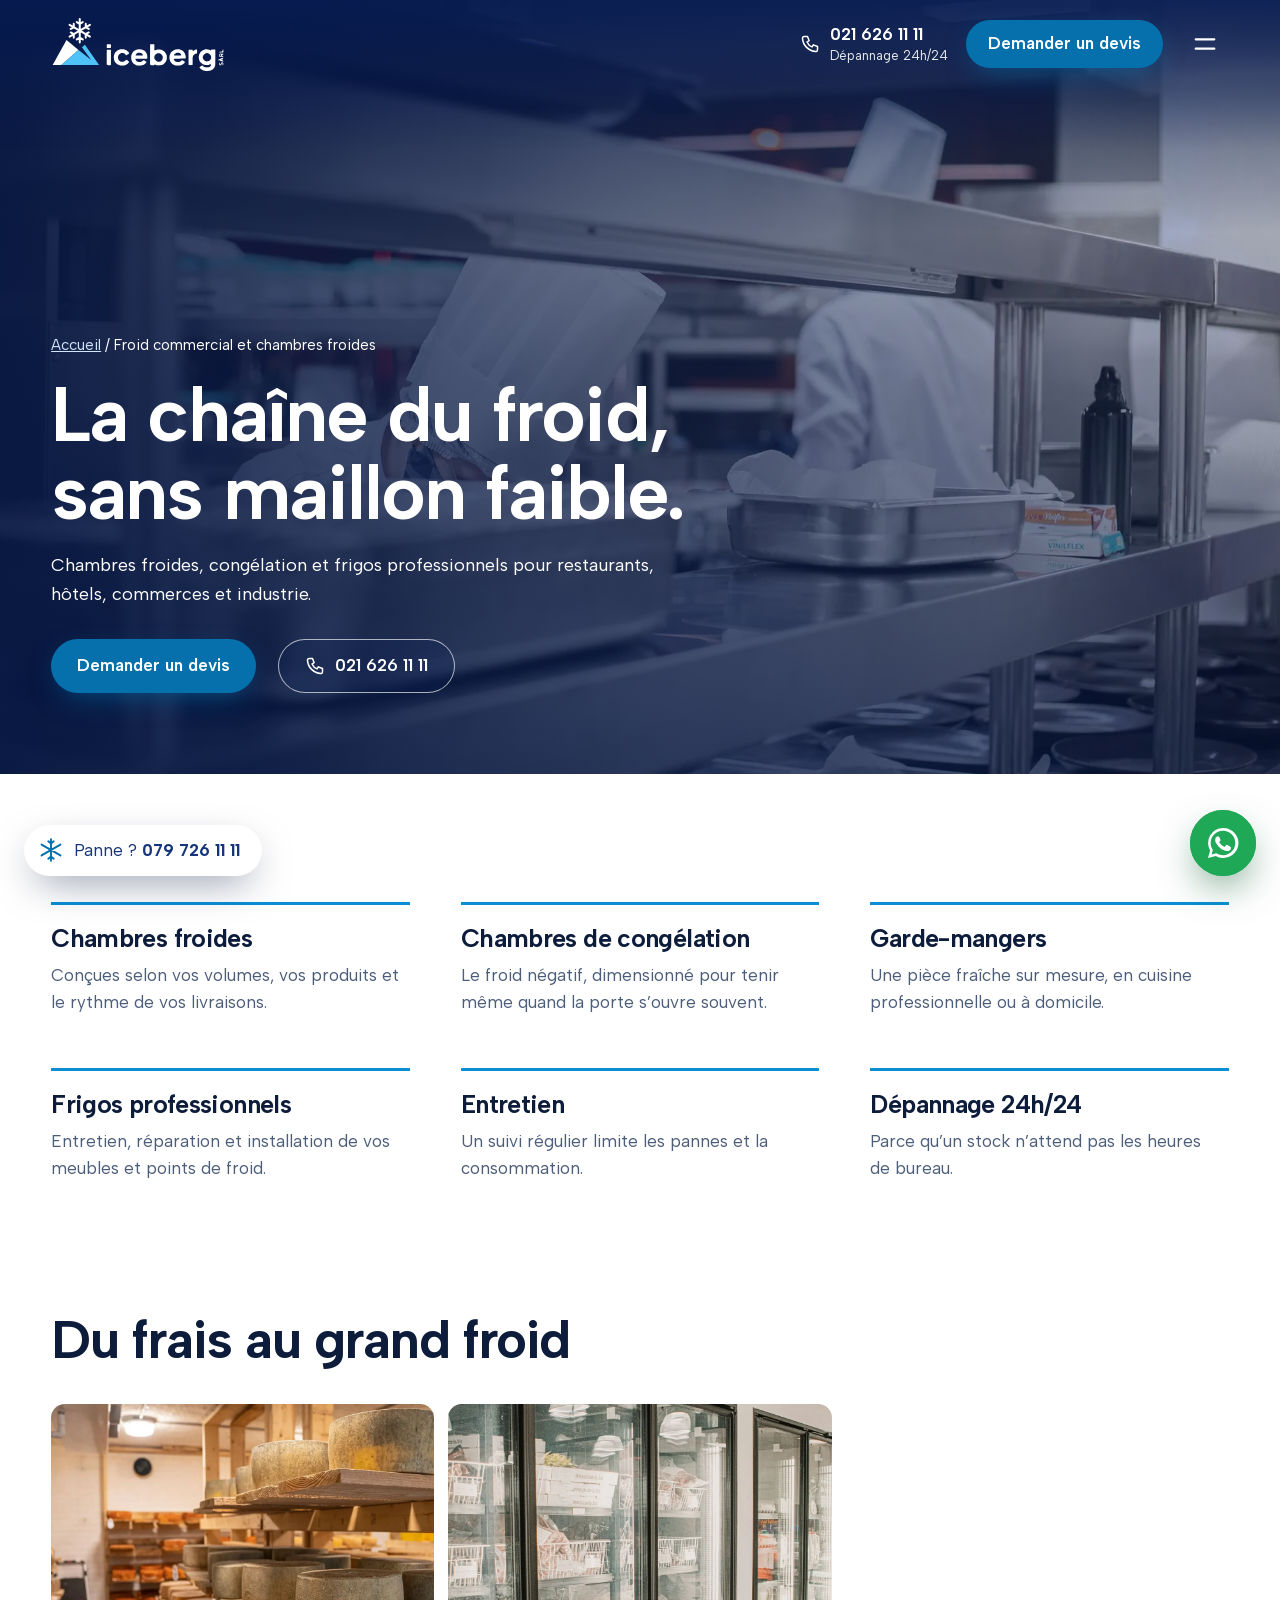
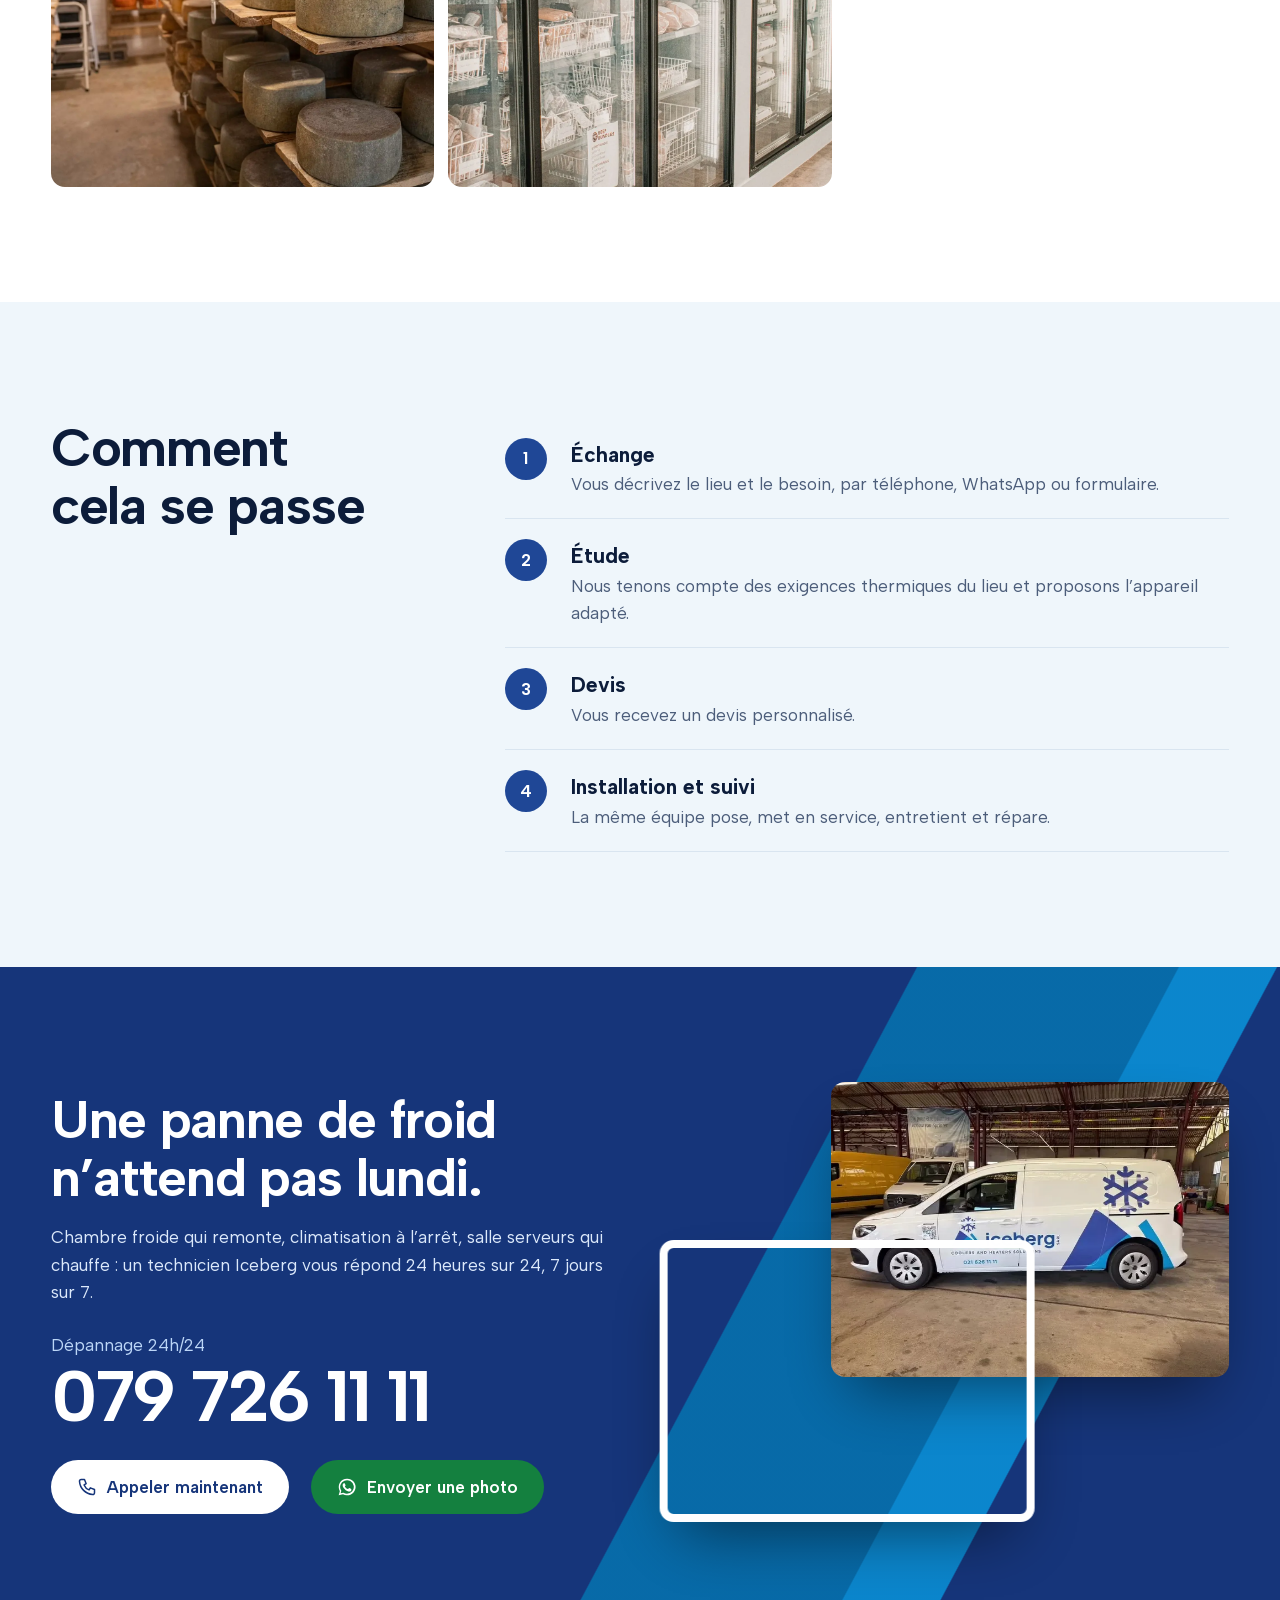
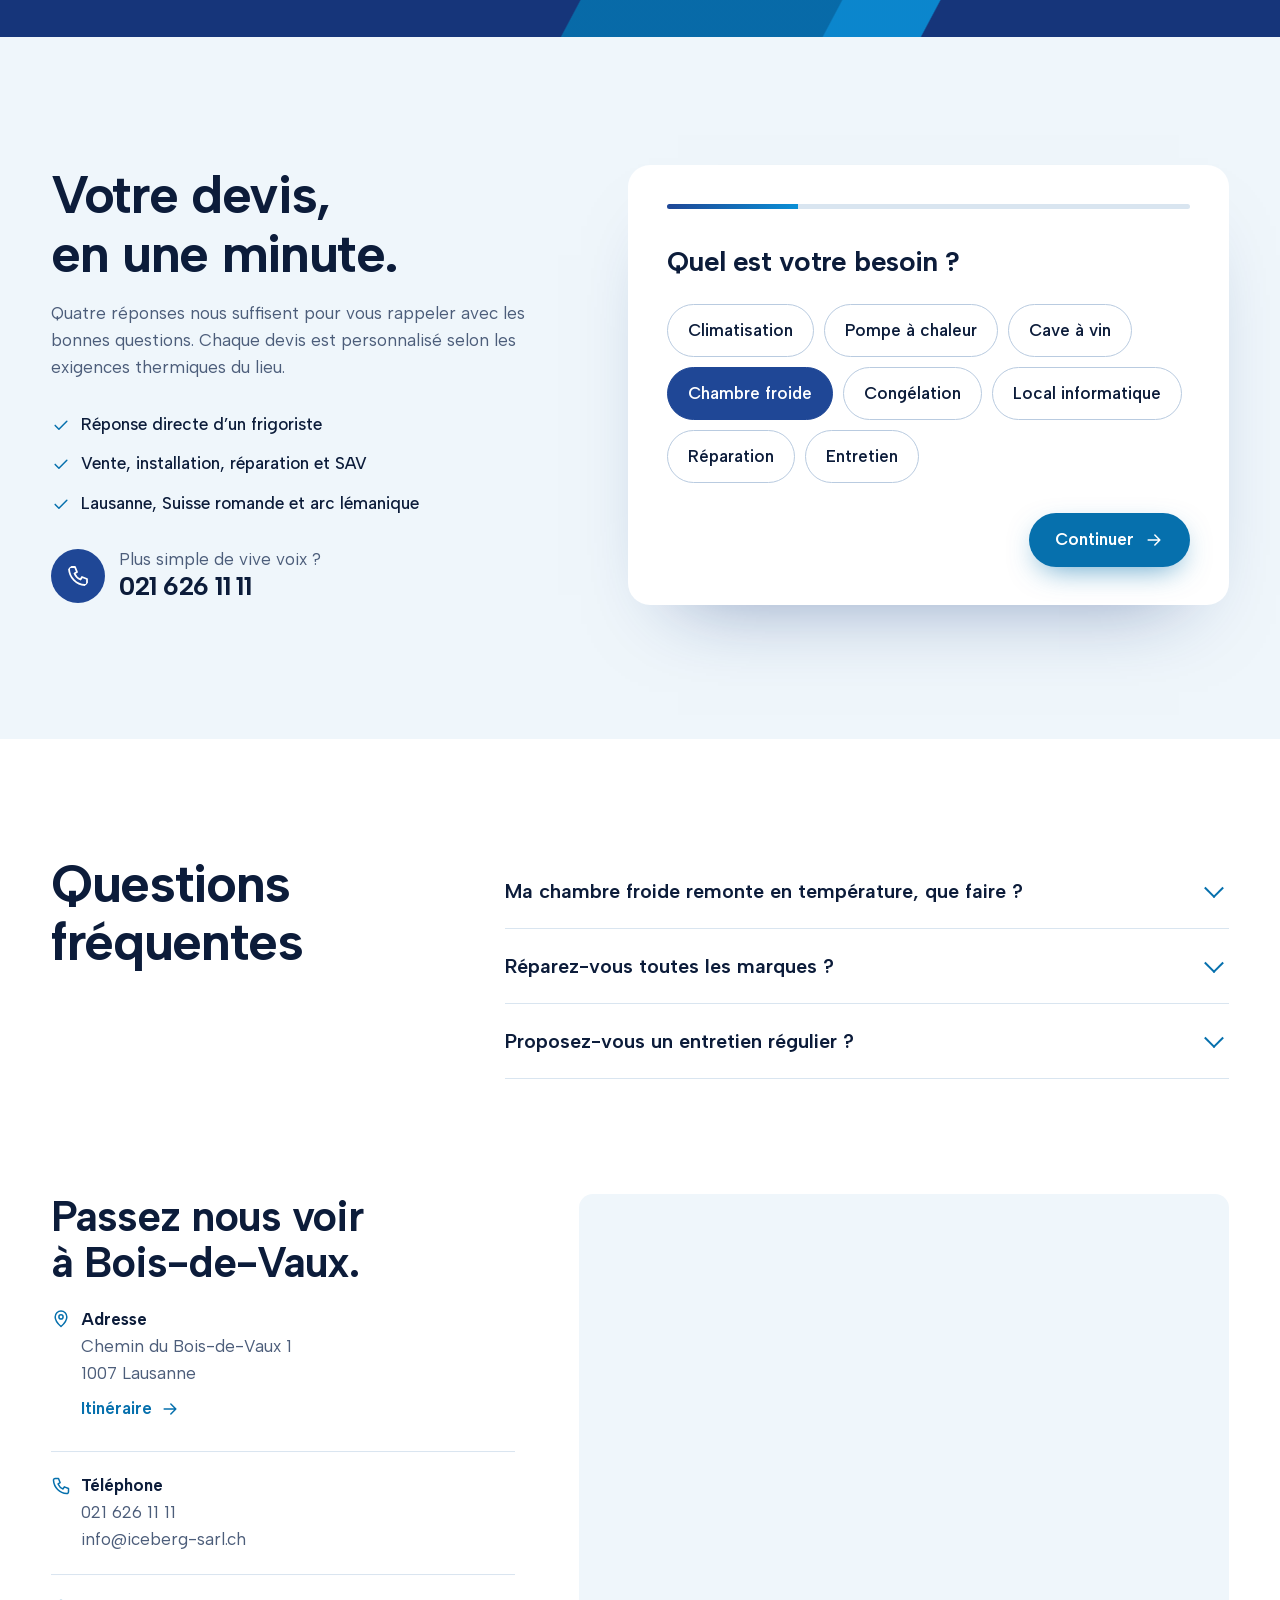
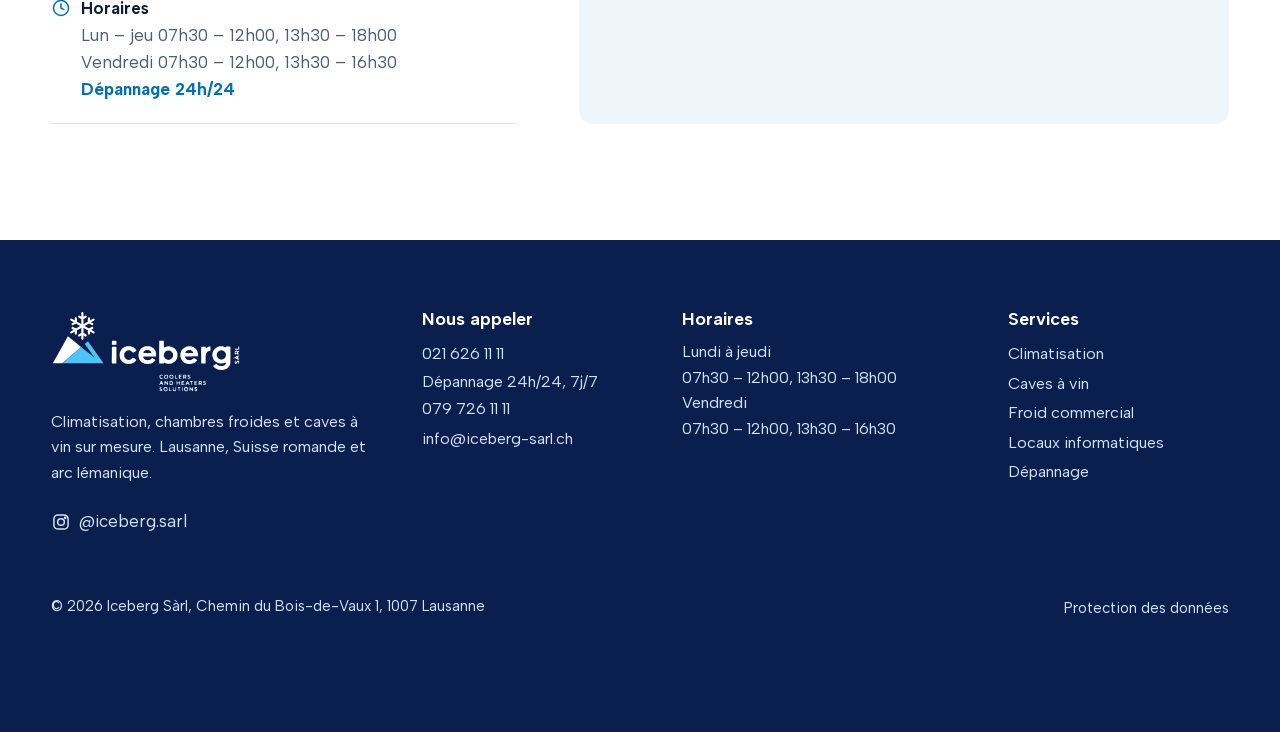
<file: docs/froid-commercial.html>
<!doctype html>
<html lang="fr-CH" class="no-js">
<head>
<meta charset="utf-8"><meta name="viewport" content="width=device-width,initial-scale=1,viewport-fit=cover">
<title>Froid commercial et chambres froides à Lausanne | Iceberg Sàrl</title><meta name="description" content="Chambre froide, chambre de congélation, garde-manger et frigos professionnels à Lausanne et en Suisse romande. Installation, entretien, dépannage 24h/24.">
<meta name="robots" content="noindex">
<link rel="canonical" href="https://welcometothenextlevel.github.io/iceberg/froid-commercial">
<meta property="og:type" content="website"><meta property="og:locale" content="fr_CH"><meta property="og:title" content="Froid commercial et chambres froides à Lausanne | Iceberg Sàrl"><meta property="og:description" content="Chambre froide, chambre de congélation, garde-manger et frigos professionnels à Lausanne et en Suisse romande. Installation, entretien, dépannage 24h/24."><meta property="og:image" content="https://welcometothenextlevel.github.io/iceberg/assets/img/og.jpg"><meta name="twitter:card" content="summary_large_image">
<meta name="theme-color" content="#0b2a66"><link rel="icon" href="assets/img/mark.svg" type="image/svg+xml">
<link rel="preload" href="assets/fonts/albert.woff2" as="font" type="font/woff2" crossorigin>

<script>document.documentElement.className='js'</script>
<link rel="stylesheet" href="assets/site.css?v=8">
<script type="application/ld+json">[{"@context": "https://schema.org", "@type": "HVACBusiness", "@id": "https://welcometothenextlevel.github.io/iceberg/#entreprise", "name": "Iceberg Sàrl", "url": "https://welcometothenextlevel.github.io/iceberg/", "telephone": "+41216261111", "email": "info@iceberg-sarl.ch", "image": "https://welcometothenextlevel.github.io/iceberg/assets/img/og.jpg", "logo": "https://welcometothenextlevel.github.io/iceberg/assets/img/logo.svg", "address": {"@type": "PostalAddress", "streetAddress": "Chemin du Bois-de-Vaux 1", "postalCode": "1007", "addressLocality": "Lausanne", "addressRegion": "VD", "addressCountry": "CH"}, "areaServed": ["Lausanne", "Suisse romande", "Arc lémanique"], "sameAs": ["https://www.instagram.com/iceberg.sarl/"], "openingHoursSpecification": [{"@type": "OpeningHoursSpecification", "dayOfWeek": ["Monday", "Tuesday", "Wednesday", "Thursday"], "opens": "07:30", "closes": "12:00"}, {"@type": "OpeningHoursSpecification", "dayOfWeek": ["Monday", "Tuesday", "Wednesday", "Thursday"], "opens": "13:30", "closes": "18:00"}, {"@type": "OpeningHoursSpecification", "dayOfWeek": "Friday", "opens": "07:30", "closes": "12:00"}, {"@type": "OpeningHoursSpecification", "dayOfWeek": "Friday", "opens": "13:30", "closes": "16:30"}], "contactPoint": {"@type": "ContactPoint", "telephone": "+41797261111", "contactType": "Dépannage 24h/24, 7j/7", "availableLanguage": "fr"}}, {"@context": "https://schema.org", "@type": "BreadcrumbList", "itemListElement": [{"@type": "ListItem", "position": 1, "name": "Accueil", "item": "https://welcometothenextlevel.github.io/iceberg/"}, {"@type": "ListItem", "position": 2, "name": "Froid commercial et chambres froides à Lausanne", "item": "https://welcometothenextlevel.github.io/iceberg/froid-commercial"}]}]</script>
</head>
<body class="svc">
<a class="skip" href="#contenu">Aller au contenu</a>
<header class="top" id="top">
 <div class="top-in">
  <a class="brand" href="index.html" aria-label="Iceberg Sàrl, accueil"><img class="lg-w" src="assets/img/logo-white-nav.svg" alt="" width="740" height="238"><img class="lg-c" src="assets/img/logo-nav.svg" alt="Iceberg Sàrl" width="740" height="238"></a>
  <nav class="nav" aria-label="Navigation principale"><a href="climatisation.html">Climatisation</a><a href="caves-a-vin.html">Caves à vin</a><a href="froid-commercial.html" aria-current=page>Froid commercial</a><a href="locaux-informatiques.html">Locaux informatiques</a><a href="depannage.html">Dépannage</a><a href="index.html#realisations">Réalisations</a></nav>
  <div class="top-cta">
   <a class="tel" href="tel:+41216261111"><svg class="ic" viewBox="0 0 24 24" aria-hidden="true"><path d="M5 3h4l2 5-2.5 1.5a11 11 0 0 0 6 6L16 13l5 2v4a2 2 0 0 1-2.2 2A17 17 0 0 1 3 5.200 2 2 0 0 1 5 3Z"/></svg><span><b>021 626 11 11</b><i data-status>Dépannage 24h/24</i></span></a>
   <a class="btn btn-c" href="index.html#devis" data-devis>Demander un devis</a>
   <button class="burger" aria-label="Ouvrir le menu" aria-expanded="false" aria-controls="menu"><svg class="ic" viewBox="0 0 24 24" aria-hidden="true"><path d="M4 8h16M4 16h16"/></svg></button>
  </div>
 </div>
</header>
<div class="menu" id="menu" inert><div class="menu-top"><img src="assets/img/logo-white-nav.svg" alt="Iceberg Sàrl" width="740" height="238"><button class="menu-x" aria-label="Fermer le menu"><svg class="ic" viewBox="0 0 24 24" aria-hidden="true"><path d="M6 6l12 12M18 6 6 18"/></svg></button></div><nav><a href="climatisation.html">Climatisation</a><a href="caves-a-vin.html">Caves à vin</a><a href="froid-commercial.html" aria-current=page>Froid commercial</a><a href="locaux-informatiques.html">Locaux informatiques</a><a href="depannage.html">Dépannage</a><a href="index.html#realisations">Réalisations</a><a href="index.html#contact">Contact</a></nav><div class="menu-cta"><a class="btn btn-w" href="tel:+41216261111"><svg class="ic" viewBox="0 0 24 24" aria-hidden="true"><path d="M5 3h4l2 5-2.5 1.5a11 11 0 0 0 6 6L16 13l5 2v4a2 2 0 0 1-2.2 2A17 17 0 0 1 3 5.200 2 2 0 0 1 5 3Z"/></svg>021 626 11 11</a><a class="btn btn-g" href="https://wa.me/41797261111?text=Bonjour%20Iceberg%2C%20" target="_blank" rel="noopener"><svg class="ic wa-ic" viewBox="0 0 24 24" aria-hidden="true"><path fill="currentColor" stroke="none" d="M12 2a10 10 0 0 0-8.600 15L2 22l5.200-1.400A10 10 0 1 0 12 2Zm0 18.200a8.200 8.200 0 0 1-4.200-1.200l-.3-.2-3.100.8.800-3-.2-.3A8.200 8.200 0 1 1 12 20.200Zm4.500-6.100c-.2-.1-1.500-.7-1.700-.8-.2-.1-.4-.1-.6.100l-.8 1c-.1.200-.3.200-.5.100a6.700 6.700 0 0 1-3.300-2.900c-.3-.4.300-.4.700-1.300.1-.2 0-.3 0-.5l-.8-1.800c-.2-.5-.4-.4-.6-.4h-.5c-.2 0-.5.100-.7.300-.3.300-.9.900-.9 2.200s.9 2.500 1.100 2.700c.1.200 1.800 2.800 4.400 3.900 1.600.7 2.300.700 3.100.6.500-.1 1.500-.6 1.700-1.200.2-.6.2-1.100.2-1.200-.1-.2-.3-.2-.6-.4Z"/></svg>WhatsApp</a></div></div>
<main id="contenu"><section class="sh sh-froid-commercial"><div class="sh-m"><img src="assets/img/cuisine.webp" alt="Cuisine professionnelle en inox" width="1800" height="1200" decoding="async" fetchpriority="high"></div><div class="wrap sh-t"><nav class="bc" aria-label="Fil d’Ariane"><a href="index.html">Accueil</a> / <span>Froid commercial et chambres froides</span></nav><h1>La chaîne du froid, sans maillon faible.</h1><p>Chambres froides, congélation et frigos professionnels pour restaurants, hôtels, commerces et industrie.</p><div class="row"><a class="btn btn-c" href="#devis" data-devis>Demander un devis</a><a class="btn btn-o" href="tel:+41216261111"><svg class="ic" viewBox="0 0 24 24" aria-hidden="true"><path d="M5 3h4l2 5-2.5 1.5a11 11 0 0 0 6 6L16 13l5 2v4a2 2 0 0 1-2.2 2A17 17 0 0 1 3 5.200 2 2 0 0 1 5 3Z"/></svg>021 626 11 11</a></div></div></section>
<section class="sb"><div class="wrap"><div class="sb-g"><article data-r><h3>Chambres froides</h3><p>Conçues selon vos volumes, vos produits et le rythme de vos livraisons.</p></article><article data-r><h3>Chambres de congélation</h3><p>Le froid négatif, dimensionné pour tenir même quand la porte s’ouvre souvent.</p></article><article data-r><h3>Garde-mangers</h3><p>Une pièce fraîche sur mesure, en cuisine professionnelle ou à domicile.</p></article><article data-r><h3>Frigos professionnels</h3><p>Entretien, réparation et installation de vos meubles et points de froid.</p></article><article data-r><h3>Entretien</h3><p>Un suivi régulier limite les pannes et la consommation.</p></article><article data-r><h3>Dépannage 24h/24</h3><p>Parce qu’un stock n’attend pas les heures de bureau.</p></article></div></div></section><section class="sg"><div class="wrap"><h2 data-r>Du frais au grand froid</h2><div class="sg-g"><figure><img src="assets/img/affinage.webp" alt="Meules de fromage en cave d’affinage (photo d’illustration)" width="1800" height="1202" loading=lazy decoding="async" ></figure><figure><img src="assets/img/congelation.webp" alt="Armoires de congélation (photo d’illustration)" width="1800" height="1200" loading=lazy decoding="async" ></figure><figure><img src="assets/img/van-10.webp" alt="La nouvelle identité Iceberg sur son véhicule" width="720" height="1280" loading=lazy decoding="async" ></figure></div></div></section>
<section class="ss"><div class="wrap ss-in"><h2 data-r>Comment cela se passe</h2><ol><li data-r><b>Échange</b><span>Vous décrivez le lieu et le besoin, par téléphone, WhatsApp ou formulaire.</span></li><li data-r><b>Étude</b><span>Nous tenons compte des exigences thermiques du lieu et proposons l’appareil adapté.</span></li><li data-r><b>Devis</b><span>Vous recevez un devis personnalisé.</span></li><li data-r><b>Installation et suivi</b><span>La même équipe pose, met en service, entretient et répare.</span></li></ol></div></section>
<section class="urg"><div class="wrap urg-in">
 <div class="urg-t" data-r><h2>Une panne de froid n’attend pas lundi.</h2><p>Chambre froide qui remonte, climatisation à l’arrêt, salle serveurs qui chauffe : un technicien Iceberg vous répond 24 heures sur 24, 7 jours sur 7.</p>
 <a class="urg-n" href="tel:+41797261111"><span>Dépannage 24h/24</span><b>079 726 11 11</b></a>
 <div class="row"><a class="btn btn-w" href="tel:+41797261111"><svg class="ic" viewBox="0 0 24 24" aria-hidden="true"><path d="M5 3h4l2 5-2.5 1.5a11 11 0 0 0 6 6L16 13l5 2v4a2 2 0 0 1-2.2 2A17 17 0 0 1 3 5.200 2 2 0 0 1 5 3Z"/></svg>Appeler maintenant</a><a class="btn btn-g" href="https://wa.me/41797261111?text=Bonjour%20Iceberg%2C%20j%E2%80%99ai%20une%20panne%20%C3%A0%20signaler%20%3A%20" target="_blank" rel="noopener"><svg class="ic wa-ic" viewBox="0 0 24 24" aria-hidden="true"><path fill="currentColor" stroke="none" d="M12 2a10 10 0 0 0-8.600 15L2 22l5.200-1.400A10 10 0 1 0 12 2Zm0 18.200a8.200 8.200 0 0 1-4.200-1.200l-.3-.2-3.100.8.800-3-.2-.3A8.200 8.200 0 1 1 12 20.200Zm4.500-6.100c-.2-.1-1.500-.7-1.700-.8-.2-.1-.4-.1-.6.100l-.8 1c-.1.200-.3.200-.5.100a6.700 6.700 0 0 1-3.300-2.900c-.3-.4.300-.4.700-1.300.1-.2 0-.3 0-.5l-.8-1.800c-.2-.5-.4-.4-.6-.4h-.5c-.2 0-.5.100-.7.300-.3.300-.9.900-.9 2.200s.9 2.500 1.100 2.700c.1.200 1.800 2.800 4.400 3.900 1.600.7 2.300.700 3.100.6.500-.1 1.500-.6 1.700-1.200.2-.6.2-1.100.2-1.200-.1-.2-.3-.2-.6-.4Z"/></svg>Envoyer une photo</a></div></div>
 <div class="urg-v" data-drive><img src="assets/img/van-17.webp" alt="Le véhicule Iceberg Sàrl, vu de l’arrière" width="720" height="533" loading=lazy decoding="async" ><img src="assets/img/van-5.webp" alt="Le véhicule Iceberg Sàrl et sa nouvelle identité" width="720" height="533" loading=lazy decoding="async" ></div>
</div></section><section class="devis" id="devis"><div class="wrap devis-in">
 <div class="devis-l" data-r><h2>Votre devis, en une minute.</h2><p>Quatre réponses nous suffisent pour vous rappeler avec les bonnes questions. Chaque devis est personnalisé selon les exigences thermiques du lieu.</p>
  <ul class="ticks"><li><svg class="ic" viewBox="0 0 24 24" aria-hidden="true"><path d="m5 12.500 4.500 4.500L19 7.500"/></svg>Réponse directe d’un frigoriste</li><li><svg class="ic" viewBox="0 0 24 24" aria-hidden="true"><path d="m5 12.500 4.500 4.500L19 7.500"/></svg>Vente, installation, réparation et SAV</li><li><svg class="ic" viewBox="0 0 24 24" aria-hidden="true"><path d="m5 12.500 4.500 4.500L19 7.500"/></svg>Lausanne, Suisse romande et arc lémanique</li></ul>
  <a class="bigtel" href="tel:+41216261111"><svg class="ic" viewBox="0 0 24 24" aria-hidden="true"><path d="M5 3h4l2 5-2.5 1.5a11 11 0 0 0 6 6L16 13l5 2v4a2 2 0 0 1-2.2 2A17 17 0 0 1 3 5.200 2 2 0 0 1 5 3Z"/></svg><span>Plus simple de vive voix ?<b>021 626 11 11</b></span></a></div>
 <form class="wiz" id="wiz" novalidate>
  <div class="wiz-p" aria-hidden="true"><i></i></div>
  <fieldset class="st on"><legend>Quel est votre besoin ?</legend><div class="chips"><label class="chip"><input type="radio" name="Besoin" value="Climatisation" required><span>Climatisation</span></label><label class="chip"><input type="radio" name="Besoin" value="Pompe à chaleur"><span>Pompe à chaleur</span></label><label class="chip"><input type="radio" name="Besoin" value="Cave à vin"><span>Cave à vin</span></label><label class="chip"><input type="radio" name="Besoin" value="Chambre froide" checked><span>Chambre froide</span></label><label class="chip"><input type="radio" name="Besoin" value="Congélation"><span>Congélation</span></label><label class="chip"><input type="radio" name="Besoin" value="Local informatique"><span>Local informatique</span></label><label class="chip"><input type="radio" name="Besoin" value="Réparation"><span>Réparation</span></label><label class="chip"><input type="radio" name="Besoin" value="Entretien"><span>Entretien</span></label></div></fieldset>
  <fieldset class="st"><legend>Pour quel type de lieu ?</legend><div class="chips"><label class="chip"><input type="radio" name="Lieu" value="Villa ou appartement" required><span>Villa ou appartement</span></label><label class="chip"><input type="radio" name="Lieu" value="Bureaux"><span>Bureaux</span></label><label class="chip"><input type="radio" name="Lieu" value="Restaurant ou hôtel"><span>Restaurant ou hôtel</span></label><label class="chip"><input type="radio" name="Lieu" value="Commerce"><span>Commerce</span></label><label class="chip"><input type="radio" name="Lieu" value="Industrie"><span>Industrie</span></label><label class="chip"><input type="radio" name="Lieu" value="Autre"><span>Autre</span></label></div></fieldset>
  <fieldset class="st"><legend>Où et pour quand ?</legend><label class="f">Localité ou NPA<input name="Localité" autocomplete="postal-code" required placeholder="1007 Lausanne"></label><div class="chips"><label class="chip"><input type="radio" name="Délai" value="Urgent" required><span>Urgent</span></label><label class="chip"><input type="radio" name="Délai" value="Ce mois-ci"><span>Ce mois-ci</span></label><label class="chip"><input type="radio" name="Délai" value="Dans les 3 mois"><span>Dans les 3 mois</span></label><label class="chip"><input type="radio" name="Délai" value="Je me renseigne"><span>Je me renseigne</span></label></div></fieldset>
  <fieldset class="st"><legend>Comment vous joindre ?</legend><div class="two"><label class="f">Nom<input name="Nom" autocomplete="name" required></label><label class="f">Téléphone<input name="Téléphone" type="tel" inputmode="tel" autocomplete="tel" required></label></div><label class="f">Précisions (facultatif)<textarea name="Précisions" rows="3" placeholder="Surface, nombre de pièces, marque de l’appareil…"></textarea></label>
   <div class="send"><button type="button" class="btn btn-g" data-send="wa"><svg class="ic wa-ic" viewBox="0 0 24 24" aria-hidden="true"><path fill="currentColor" stroke="none" d="M12 2a10 10 0 0 0-8.600 15L2 22l5.200-1.400A10 10 0 1 0 12 2Zm0 18.200a8.200 8.200 0 0 1-4.200-1.200l-.3-.2-3.100.8.800-3-.2-.3A8.200 8.200 0 1 1 12 20.200Zm4.500-6.100c-.2-.1-1.500-.7-1.700-.8-.2-.1-.4-.1-.6.100l-.8 1c-.1.200-.3.200-.5.100a6.700 6.700 0 0 1-3.300-2.900c-.3-.4.300-.4.700-1.300.1-.2 0-.3 0-.5l-.8-1.800c-.2-.5-.4-.4-.6-.4h-.5c-.2 0-.5.100-.7.300-.3.300-.9.900-.9 2.200s.9 2.500 1.100 2.700c.1.200 1.800 2.800 4.400 3.900 1.600.7 2.300.700 3.100.6.500-.1 1.500-.6 1.700-1.200.2-.6.2-1.100.2-1.200-.1-.2-.3-.2-.6-.4Z"/></svg>Envoyer sur WhatsApp</button><button type="button" class="btn btn-i" data-send="mail"><svg class="ic" viewBox="0 0 24 24" aria-hidden="true"><path d="M3 6h18v12H3zM3 7l9 7 9-7"/></svg>Envoyer par e-mail</button></div><p class="fine">Votre message s’ouvre prêt à envoyer. Rien n’est enregistré sur ce site.</p></fieldset>
  <p class="err" role="alert" hidden></p>
  <div class="wiz-n"><button type="button" class="back" hidden><svg class="ic" viewBox="0 0 24 24" aria-hidden="true"><path d="M15 5l-7 7 7 7"/></svg>Retour</button><button type="button" class="btn btn-c next">Continuer<svg class="ic" viewBox="0 0 24 24" aria-hidden="true"><path d="M5 12h14M13 6l6 6-6 6"/></svg></button></div>
 </form>
</div></section><section class="faq"><div class="wrap faq-in"><h2 data-r>Questions fréquentes</h2><div><details><summary>Ma chambre froide remonte en température, que faire ?</summary><p>Gardez la porte fermée et appelez le <a href="tel:+41797261111">079 726 11 11</a>, jour et nuit.</p></details><details><summary>Réparez-vous toutes les marques ?</summary><p>Nous diagnostiquons tout type d’installation.</p></details><details><summary>Proposez-vous un entretien régulier ?</summary><p>Oui. Parlez-nous de vos équipements et nous vous ferons une offre adaptée.</p></details></div></div></section><section class="contact" id="contact"><div class="wrap contact-in"><div data-r><h2>Passez nous voir à Bois-de-Vaux.</h2>
 <dl><div><dt><svg class="ic" viewBox="0 0 24 24" aria-hidden="true"><path d="M12 21s7-6.200 7-11.500A7 7 0 0 0 5 9.500C5 14.800 12 21 12 21Z"/><circle cx="12" cy="9.500" r="2.500"/></svg>Adresse</dt><dd>Chemin du Bois-de-Vaux 1<br>1007 Lausanne<br><a class="lnk" href="https://www.google.com/maps/search/?api=1&query=Chemin+du+Bois-de-Vaux+1%2C+1007+Lausanne" target="_blank" rel="noopener">Itinéraire<svg class="ic" viewBox="0 0 24 24" aria-hidden="true"><path d="M5 12h14M13 6l6 6-6 6"/></svg></a></dd></div>
 <div><dt><svg class="ic" viewBox="0 0 24 24" aria-hidden="true"><path d="M5 3h4l2 5-2.5 1.5a11 11 0 0 0 6 6L16 13l5 2v4a2 2 0 0 1-2.2 2A17 17 0 0 1 3 5.200 2 2 0 0 1 5 3Z"/></svg>Téléphone</dt><dd><a href="tel:+41216261111">021 626 11 11</a><br><a href="mailto:info@iceberg-sarl.ch">info@iceberg-sarl.ch</a></dd></div>
 <div><dt><svg class="ic" viewBox="0 0 24 24" aria-hidden="true"><circle cx="12" cy="12" r="9"/><path d="M12 7v5l3.500 2"/></svg>Horaires</dt><dd>Lun – jeu 07h30 – 12h00, 13h30 – 18h00<br>Vendredi 07h30 – 12h00, 13h30 – 16h30<br><strong data-status></strong></dd></div></dl></div>
 <div class="map"><iframe title="Iceberg Sàrl sur la carte" loading="lazy" referrerpolicy="no-referrer-when-downgrade" src="https://www.google.com/maps?q=Chemin+du+Bois-de-Vaux+1,+1007+Lausanne&z=15&hl=fr&output=embed"></iframe></div></div></section></main>
<footer class="foot">
 <div class="wrap foot-in">
  <div><img src="assets/img/logo-white.svg" alt="Iceberg Sàrl, Coolers and Heaters Solutions" width="740" height="324" loading="lazy"><p>Climatisation, chambres froides et caves à vin sur mesure. Lausanne, Suisse romande et arc lémanique.</p><a class="foot-ig" href="https://www.instagram.com/iceberg.sarl/" target="_blank" rel="noopener" aria-label="Instagram @iceberg.sarl"><svg class="ic" viewBox="0 0 24 24" aria-hidden="true"><rect x="3.500" y="3.500" width="17" height="17" rx="5"/><circle cx="12" cy="12" r="4"/><circle cx="17" cy="7" r=".8" fill="currentColor"/></svg>@iceberg.sarl</a></div>
  <div><h2>Nous appeler</h2><p><a href="tel:+41216261111">021 626 11 11</a><br>Dépannage 24h/24, 7j/7<br><a href="tel:+41797261111">079 726 11 11</a><br><a href="mailto:info@iceberg-sarl.ch">info@iceberg-sarl.ch</a></p></div>
  <div><h2>Horaires</h2><p>Lundi à jeudi<br>07h30 – 12h00, 13h30 – 18h00<br>Vendredi<br>07h30 – 12h00, 13h30 – 16h30</p></div>
  <div><h2>Services</h2><p><a href="climatisation.html">Climatisation</a><br><a href="caves-a-vin.html">Caves à vin</a><br><a href="froid-commercial.html">Froid commercial</a><br><a href="locaux-informatiques.html">Locaux informatiques</a><br><a href="depannage.html">Dépannage</a></p></div>
 </div>
 <div class="wrap foot-b"><span>© <span data-year>2026</span> Iceberg Sàrl, Chemin du Bois-de-Vaux 1, 1007 Lausanne</span><a href="confidentialite.html">Protection des données</a></div>
</footer>
<div class="bar" aria-label="Contact rapide"><a href="tel:+41216261111" class="bar-c"><svg class="ic" viewBox="0 0 24 24" aria-hidden="true"><path d="M5 3h4l2 5-2.5 1.5a11 11 0 0 0 6 6L16 13l5 2v4a2 2 0 0 1-2.2 2A17 17 0 0 1 3 5.200 2 2 0 0 1 5 3Z"/></svg><span>Appeler</span></a><a href="https://wa.me/41797261111?text=Bonjour%20Iceberg%2C%20" class="bar-w" target="_blank" rel="noopener"><svg class="ic wa-ic" viewBox="0 0 24 24" aria-hidden="true"><path fill="currentColor" stroke="none" d="M12 2a10 10 0 0 0-8.600 15L2 22l5.200-1.400A10 10 0 1 0 12 2Zm0 18.200a8.200 8.200 0 0 1-4.200-1.200l-.3-.2-3.100.8.800-3-.2-.3A8.200 8.200 0 1 1 12 20.200Zm4.500-6.100c-.2-.1-1.500-.7-1.700-.8-.2-.1-.4-.1-.6.100l-.8 1c-.1.200-.3.200-.5.100a6.700 6.700 0 0 1-3.300-2.900c-.3-.4.300-.4.700-1.300.1-.2 0-.3 0-.5l-.8-1.800c-.2-.5-.4-.4-.6-.4h-.5c-.2 0-.5.100-.7.300-.3.300-.9.900-.9 2.200s.9 2.500 1.100 2.700c.1.200 1.800 2.800 4.400 3.900 1.600.7 2.300.700 3.100.6.500-.1 1.500-.6 1.700-1.200.2-.6.2-1.100.2-1.200-.1-.2-.3-.2-.6-.4Z"/></svg><span>WhatsApp</span></a><a href="index.html#devis" class="bar-d" data-devis><svg class="ic" viewBox="0 0 24 24" aria-hidden="true"><path d="M7 3h7l5 5v13H7zM14 3v5h5M10 13h6M10 17h4"/></svg><span>Devis</span></a></div>
<div class="side"><a href="tel:+41797261111" class="side-u"><svg class="ic" viewBox="0 0 24 24" aria-hidden="true"><path d="M12 2v20M3.300 7l17.400 10M20.700 7 3.300 17M12 6 9.500 4M12 6l2.500-2M12 18l-2.500 2M12 18l2.500 2"/></svg><span>Panne ? <b>079 726 11 11</b></span></a></div>
<div class="wa" id="wa">
 <div class="wa-box" role="dialog" aria-label="Écrire à Iceberg sur WhatsApp" inert>
  <div class="wa-h"><img src="assets/img/mark.svg" alt="" width="42" height="42"><div><b>Iceberg Sàrl</b><span data-status>Dépannage 24h/24</span></div><button aria-label="Fermer"><svg class="ic" viewBox="0 0 24 24" aria-hidden="true"><path d="M6 6l12 12M18 6 6 18"/></svg></button></div>
  <div class="wa-b"><p>Bonjour. De quoi avez-vous besoin ?</p>
   <a target="_blank" rel="noopener" href="https://wa.me/41797261111?text=Bonjour%20Iceberg%2C%20j%E2%80%99ai%20une%20panne%20%C3%A0%20signaler%20%3A%20">J’ai une panne</a>
   <a target="_blank" rel="noopener" href="https://wa.me/41797261111?text=Bonjour%20Iceberg%2C%20je%20souhaite%20un%20devis%20pour%20une%20climatisation.%20Lieu%20%3A%20">Devis climatisation</a>
   <a target="_blank" rel="noopener" href="https://wa.me/41797261111?text=Bonjour%20Iceberg%2C%20j%E2%80%99ai%20un%20projet%20de%20cave%20%C3%A0%20vin%20sur%20mesure.%20Lieu%20%3A%20">Projet de cave à vin</a>
   <a target="_blank" rel="noopener" href="https://wa.me/41797261111?text=Bonjour%20Iceberg%2C%20je%20souhaite%20un%20devis%20pour%20une%20chambre%20froide.%20Lieu%20%3A%20">Chambre froide ou congélation</a>
   <a target="_blank" rel="noopener" href="https://wa.me/41797261111?text=Bonjour%20Iceberg%2C%20">Autre question</a></div>
 </div>
 <button class="wa-fab" aria-label="Ouvrir WhatsApp" aria-expanded="false"><svg class="ic wa-ic" viewBox="0 0 24 24" aria-hidden="true"><path fill="currentColor" stroke="none" d="M12 2a10 10 0 0 0-8.600 15L2 22l5.200-1.400A10 10 0 1 0 12 2Zm0 18.200a8.200 8.200 0 0 1-4.200-1.200l-.3-.2-3.100.8.800-3-.2-.3A8.200 8.200 0 1 1 12 20.200Zm4.500-6.100c-.2-.1-1.500-.7-1.700-.8-.2-.1-.4-.1-.6.100l-.8 1c-.1.200-.3.200-.5.100a6.700 6.700 0 0 1-3.300-2.900c-.3-.4.300-.4.700-1.300.1-.2 0-.3 0-.5l-.8-1.800c-.2-.5-.4-.4-.6-.4h-.5c-.2 0-.5.100-.7.300-.3.300-.9.900-.9 2.200s.9 2.500 1.100 2.700c.1.200 1.800 2.800 4.400 3.900 1.600.7 2.300.700 3.100.6.500-.1 1.500-.6 1.700-1.200.2-.6.2-1.100.2-1.200-.1-.2-.3-.2-.6-.4Z"/></svg></button>
</div>
<script src="assets/vendor/gsap.min.js" defer></script><script src="assets/vendor/ScrollTrigger.min.js" defer></script><script src="assets/site.js?v=8" defer></script>
</body></html>
</file>
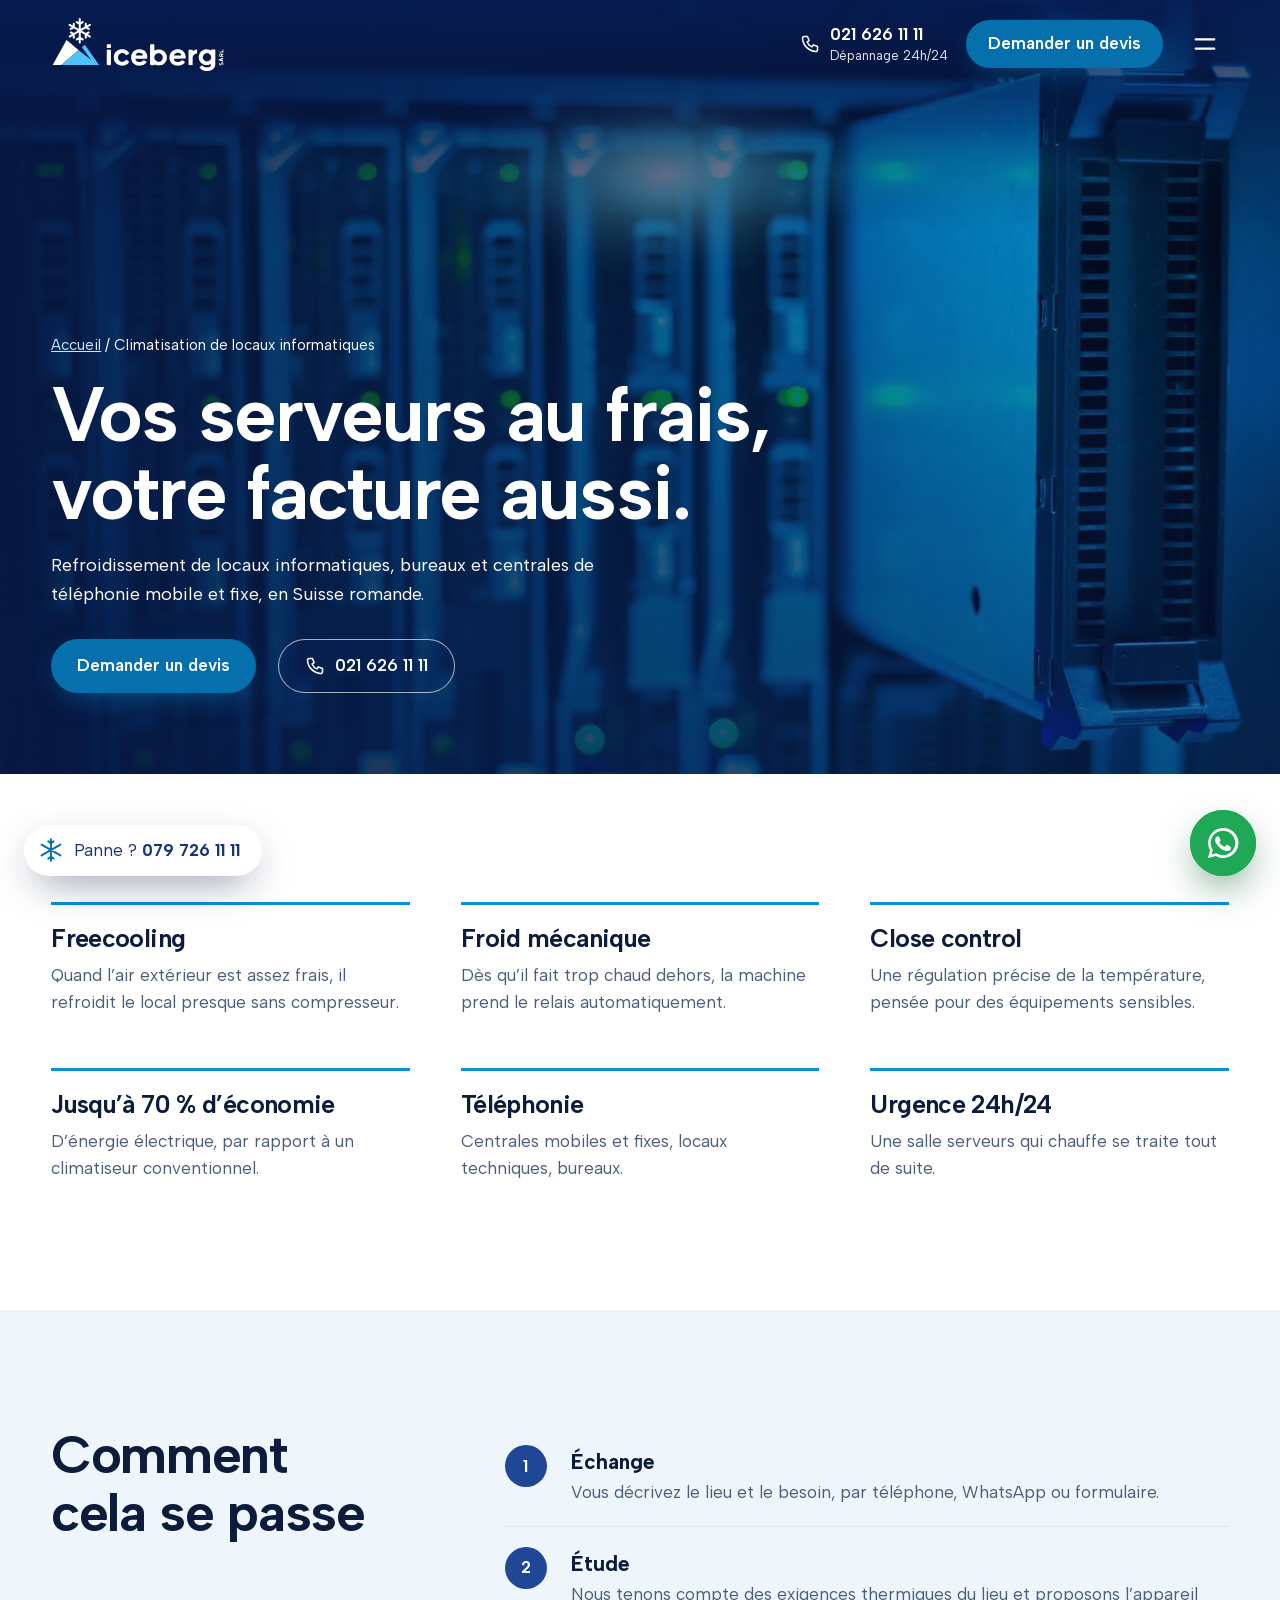
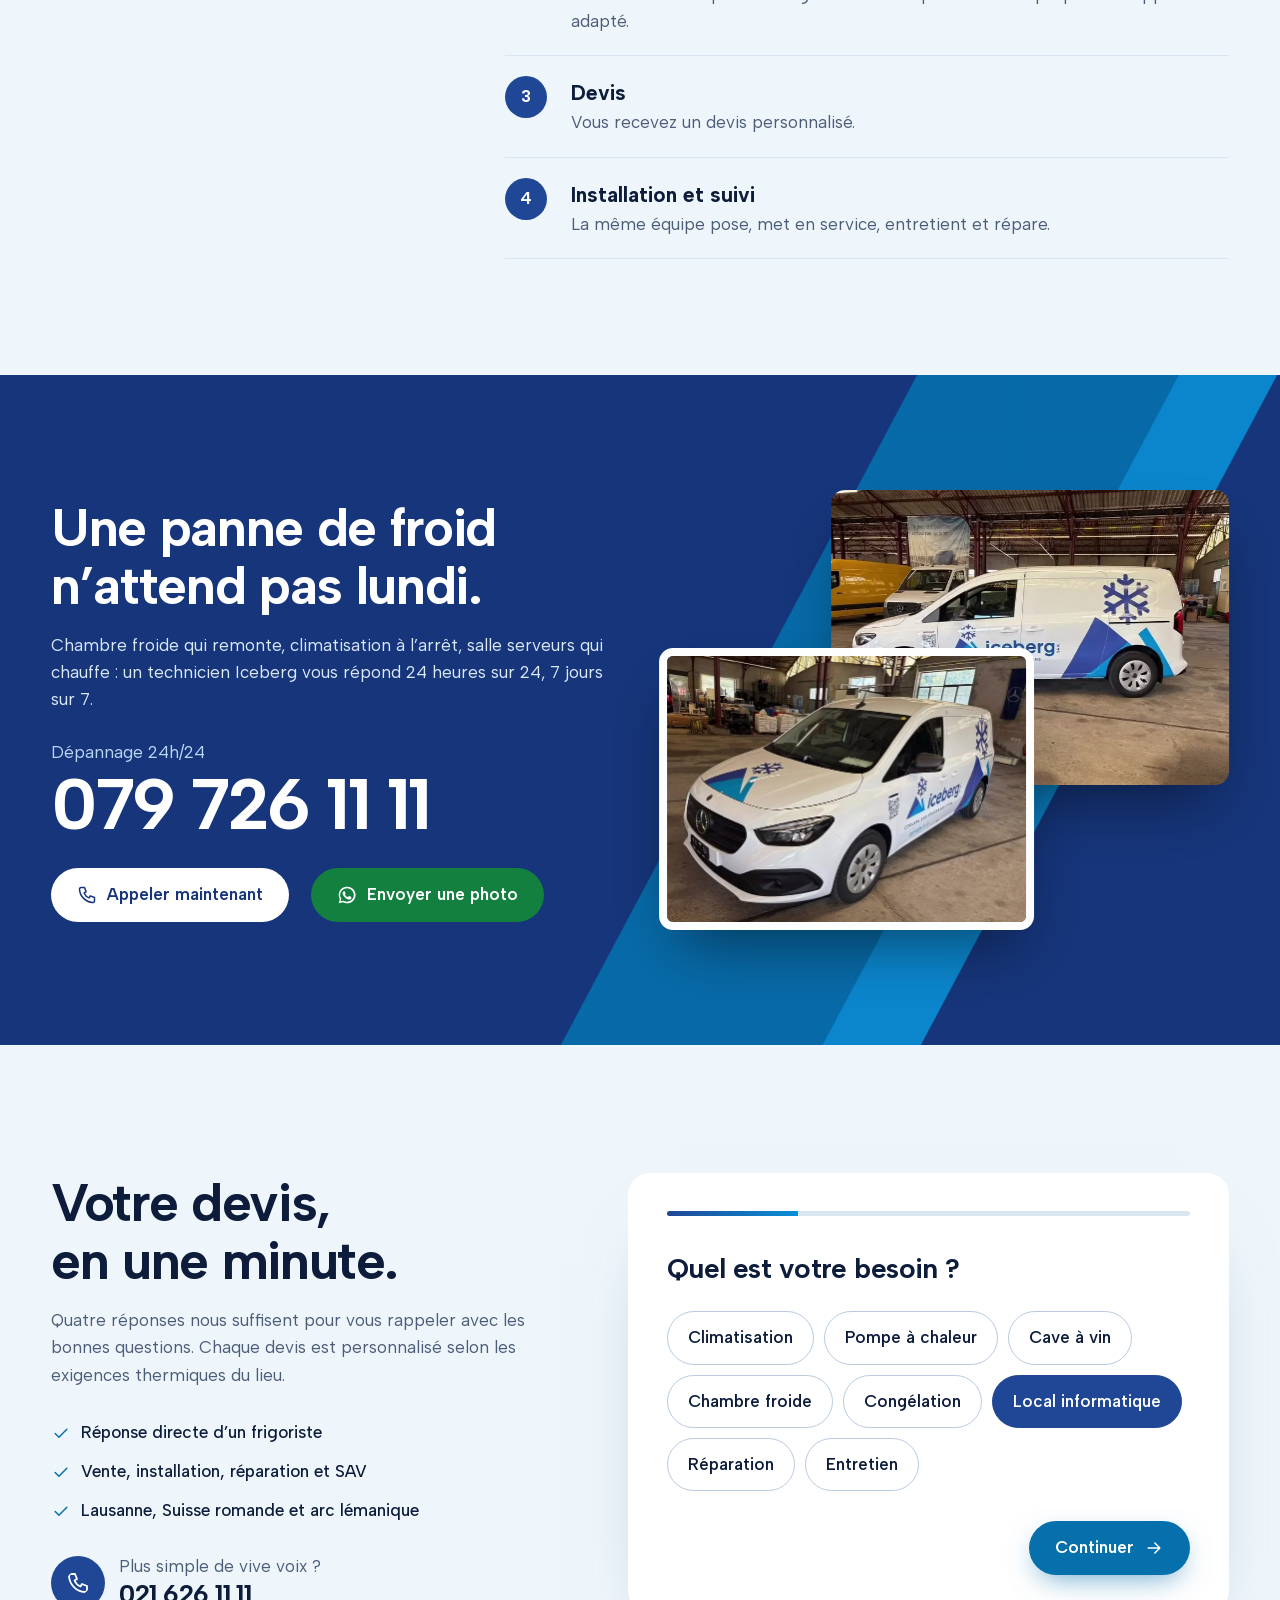
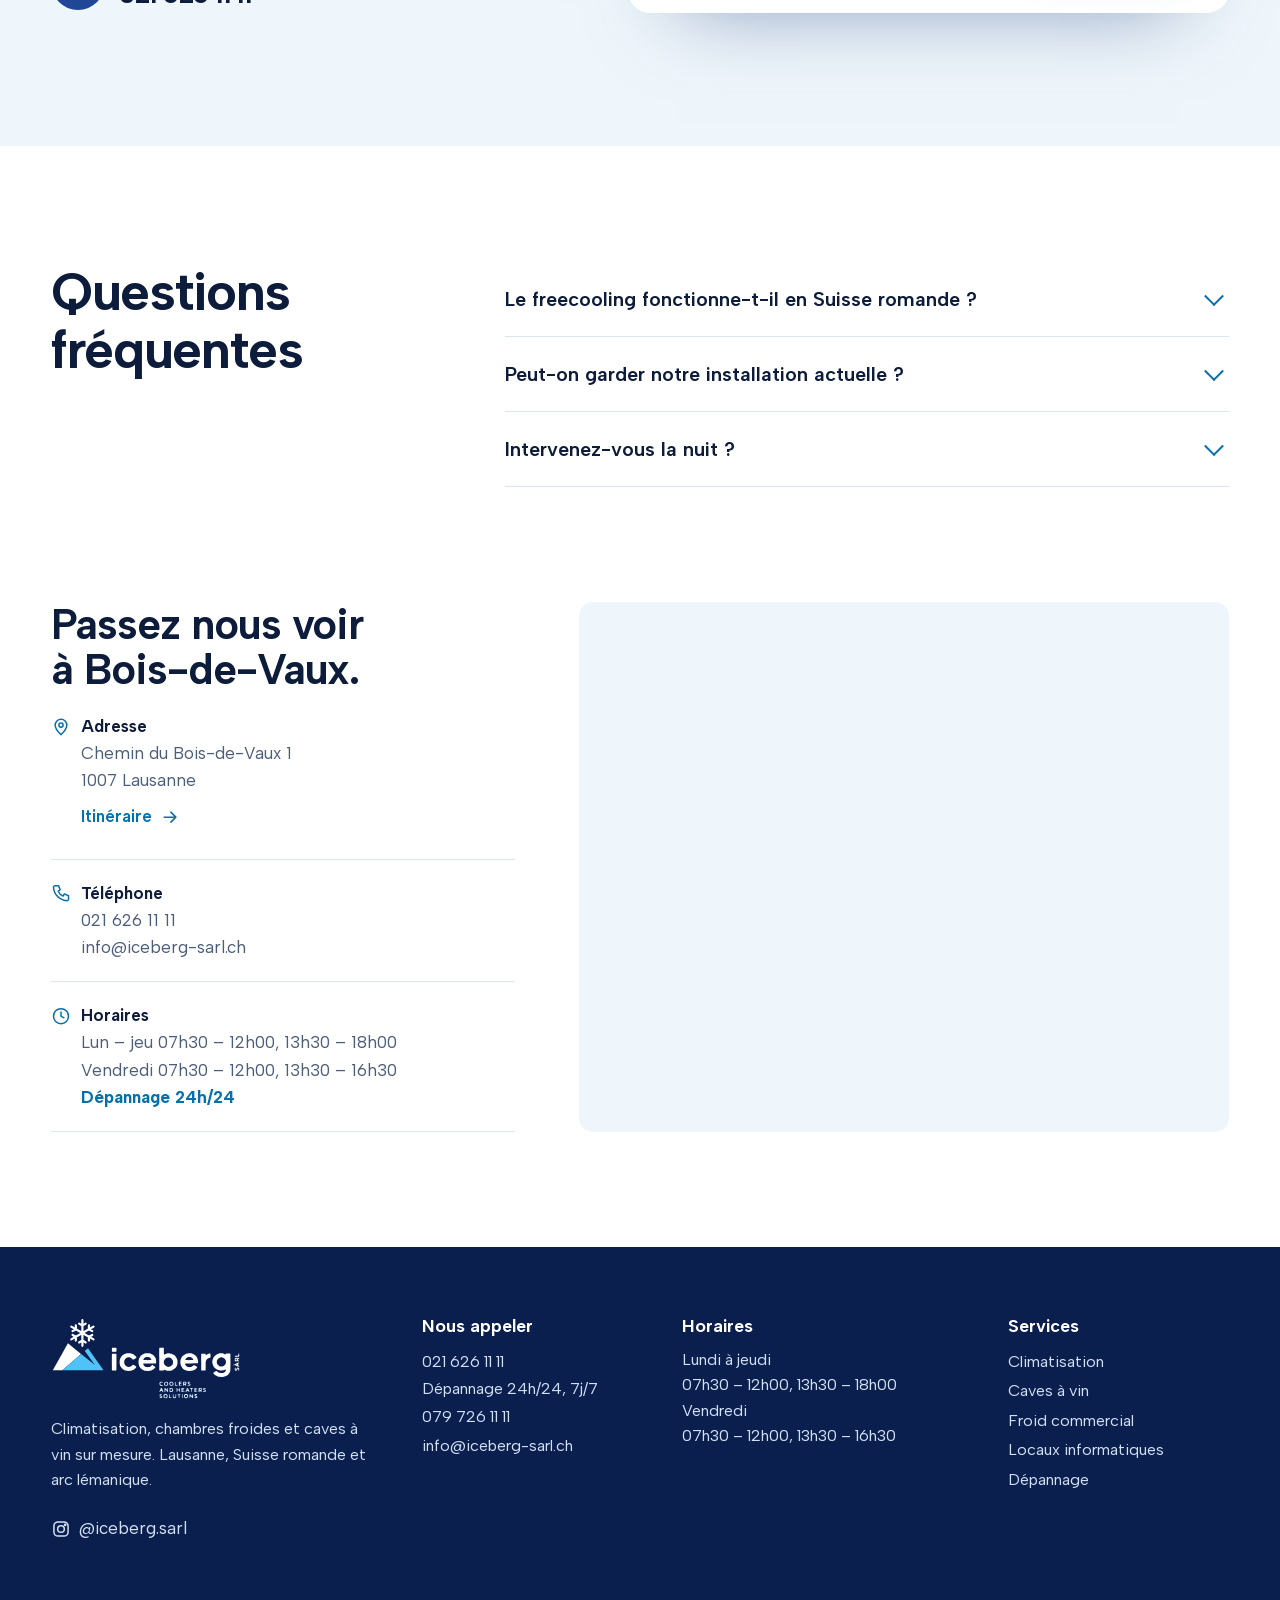
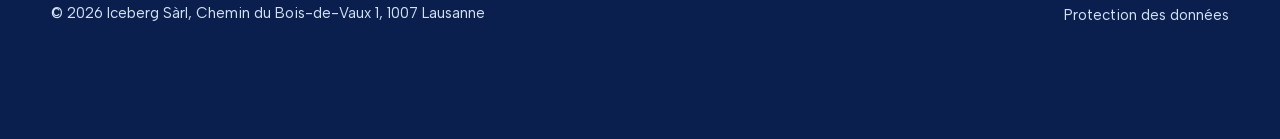
<file: docs/locaux-informatiques.html>
<!doctype html>
<html lang="fr-CH" class="no-js">
<head>
<meta charset="utf-8"><meta name="viewport" content="width=device-width,initial-scale=1,viewport-fit=cover">
<title>Climatisation de locaux informatiques à Lausanne | Iceberg Sàrl</title><meta name="description" content="Refroidissement de salles serveurs, bureaux et centrales de téléphonie : freecooling et froid mécanique, jusqu’à 70 % d’électricité en moins.">
<meta name="robots" content="noindex">
<link rel="canonical" href="https://welcometothenextlevel.github.io/iceberg/locaux-informatiques">
<meta property="og:type" content="website"><meta property="og:locale" content="fr_CH"><meta property="og:title" content="Climatisation de locaux informatiques à Lausanne | Iceberg Sàrl"><meta property="og:description" content="Refroidissement de salles serveurs, bureaux et centrales de téléphonie : freecooling et froid mécanique, jusqu’à 70 % d’électricité en moins."><meta property="og:image" content="https://welcometothenextlevel.github.io/iceberg/assets/img/og.jpg"><meta name="twitter:card" content="summary_large_image">
<meta name="theme-color" content="#0b2a66"><link rel="icon" href="assets/img/mark.svg" type="image/svg+xml">
<link rel="preload" href="assets/fonts/albert.woff2" as="font" type="font/woff2" crossorigin>

<script>document.documentElement.className='js'</script>
<link rel="stylesheet" href="assets/site.css?v=8">
<script type="application/ld+json">[{"@context": "https://schema.org", "@type": "HVACBusiness", "@id": "https://welcometothenextlevel.github.io/iceberg/#entreprise", "name": "Iceberg Sàrl", "url": "https://welcometothenextlevel.github.io/iceberg/", "telephone": "+41216261111", "email": "info@iceberg-sarl.ch", "image": "https://welcometothenextlevel.github.io/iceberg/assets/img/og.jpg", "logo": "https://welcometothenextlevel.github.io/iceberg/assets/img/logo.svg", "address": {"@type": "PostalAddress", "streetAddress": "Chemin du Bois-de-Vaux 1", "postalCode": "1007", "addressLocality": "Lausanne", "addressRegion": "VD", "addressCountry": "CH"}, "areaServed": ["Lausanne", "Suisse romande", "Arc lémanique"], "sameAs": ["https://www.instagram.com/iceberg.sarl/"], "openingHoursSpecification": [{"@type": "OpeningHoursSpecification", "dayOfWeek": ["Monday", "Tuesday", "Wednesday", "Thursday"], "opens": "07:30", "closes": "12:00"}, {"@type": "OpeningHoursSpecification", "dayOfWeek": ["Monday", "Tuesday", "Wednesday", "Thursday"], "opens": "13:30", "closes": "18:00"}, {"@type": "OpeningHoursSpecification", "dayOfWeek": "Friday", "opens": "07:30", "closes": "12:00"}, {"@type": "OpeningHoursSpecification", "dayOfWeek": "Friday", "opens": "13:30", "closes": "16:30"}], "contactPoint": {"@type": "ContactPoint", "telephone": "+41797261111", "contactType": "Dépannage 24h/24, 7j/7", "availableLanguage": "fr"}}, {"@context": "https://schema.org", "@type": "BreadcrumbList", "itemListElement": [{"@type": "ListItem", "position": 1, "name": "Accueil", "item": "https://welcometothenextlevel.github.io/iceberg/"}, {"@type": "ListItem", "position": 2, "name": "Climatisation de locaux informatiques à Lausanne", "item": "https://welcometothenextlevel.github.io/iceberg/locaux-informatiques"}]}]</script>
</head>
<body class="svc">
<a class="skip" href="#contenu">Aller au contenu</a>
<header class="top" id="top">
 <div class="top-in">
  <a class="brand" href="index.html" aria-label="Iceberg Sàrl, accueil"><img class="lg-w" src="assets/img/logo-white-nav.svg" alt="" width="740" height="238"><img class="lg-c" src="assets/img/logo-nav.svg" alt="Iceberg Sàrl" width="740" height="238"></a>
  <nav class="nav" aria-label="Navigation principale"><a href="climatisation.html">Climatisation</a><a href="caves-a-vin.html">Caves à vin</a><a href="froid-commercial.html">Froid commercial</a><a href="locaux-informatiques.html" aria-current=page>Locaux informatiques</a><a href="depannage.html">Dépannage</a><a href="index.html#realisations">Réalisations</a></nav>
  <div class="top-cta">
   <a class="tel" href="tel:+41216261111"><svg class="ic" viewBox="0 0 24 24" aria-hidden="true"><path d="M5 3h4l2 5-2.5 1.5a11 11 0 0 0 6 6L16 13l5 2v4a2 2 0 0 1-2.2 2A17 17 0 0 1 3 5.200 2 2 0 0 1 5 3Z"/></svg><span><b>021 626 11 11</b><i data-status>Dépannage 24h/24</i></span></a>
   <a class="btn btn-c" href="index.html#devis" data-devis>Demander un devis</a>
   <button class="burger" aria-label="Ouvrir le menu" aria-expanded="false" aria-controls="menu"><svg class="ic" viewBox="0 0 24 24" aria-hidden="true"><path d="M4 8h16M4 16h16"/></svg></button>
  </div>
 </div>
</header>
<div class="menu" id="menu" inert><div class="menu-top"><img src="assets/img/logo-white-nav.svg" alt="Iceberg Sàrl" width="740" height="238"><button class="menu-x" aria-label="Fermer le menu"><svg class="ic" viewBox="0 0 24 24" aria-hidden="true"><path d="M6 6l12 12M18 6 6 18"/></svg></button></div><nav><a href="climatisation.html">Climatisation</a><a href="caves-a-vin.html">Caves à vin</a><a href="froid-commercial.html">Froid commercial</a><a href="locaux-informatiques.html" aria-current=page>Locaux informatiques</a><a href="depannage.html">Dépannage</a><a href="index.html#realisations">Réalisations</a><a href="index.html#contact">Contact</a></nav><div class="menu-cta"><a class="btn btn-w" href="tel:+41216261111"><svg class="ic" viewBox="0 0 24 24" aria-hidden="true"><path d="M5 3h4l2 5-2.5 1.5a11 11 0 0 0 6 6L16 13l5 2v4a2 2 0 0 1-2.2 2A17 17 0 0 1 3 5.200 2 2 0 0 1 5 3Z"/></svg>021 626 11 11</a><a class="btn btn-g" href="https://wa.me/41797261111?text=Bonjour%20Iceberg%2C%20" target="_blank" rel="noopener"><svg class="ic wa-ic" viewBox="0 0 24 24" aria-hidden="true"><path fill="currentColor" stroke="none" d="M12 2a10 10 0 0 0-8.600 15L2 22l5.200-1.400A10 10 0 1 0 12 2Zm0 18.200a8.200 8.200 0 0 1-4.200-1.200l-.3-.2-3.100.8.800-3-.2-.3A8.200 8.200 0 1 1 12 20.200Zm4.500-6.100c-.2-.1-1.500-.7-1.700-.8-.2-.1-.4-.1-.6.100l-.8 1c-.1.200-.3.200-.5.100a6.700 6.700 0 0 1-3.300-2.900c-.3-.4.300-.4.700-1.300.1-.2 0-.3 0-.5l-.8-1.800c-.2-.5-.4-.4-.6-.4h-.5c-.2 0-.5.100-.7.300-.3.300-.9.900-.9 2.200s.9 2.500 1.100 2.700c.1.200 1.800 2.800 4.400 3.900 1.600.7 2.300.700 3.100.6.500-.1 1.500-.6 1.700-1.200.2-.6.2-1.100.2-1.200-.1-.2-.3-.2-.6-.4Z"/></svg>WhatsApp</a></div></div>
<main id="contenu"><section class="sh sh-locaux-informatiques"><div class="sh-m"><img src="assets/img/serveurs.webp" alt="Baies de serveurs dans un local informatique" width="1800" height="1200" decoding="async" fetchpriority="high"></div><div class="wrap sh-t"><nav class="bc" aria-label="Fil d’Ariane"><a href="index.html">Accueil</a> / <span>Climatisation de locaux informatiques</span></nav><h1>Vos serveurs au frais, votre facture aussi.</h1><p>Refroidissement de locaux informatiques, bureaux et centrales de téléphonie mobile et fixe, en Suisse romande.</p><div class="row"><a class="btn btn-c" href="#devis" data-devis>Demander un devis</a><a class="btn btn-o" href="tel:+41216261111"><svg class="ic" viewBox="0 0 24 24" aria-hidden="true"><path d="M5 3h4l2 5-2.5 1.5a11 11 0 0 0 6 6L16 13l5 2v4a2 2 0 0 1-2.2 2A17 17 0 0 1 3 5.200 2 2 0 0 1 5 3Z"/></svg>021 626 11 11</a></div></div></section>
<section class="sb"><div class="wrap"><div class="sb-g"><article data-r><h3>Freecooling</h3><p>Quand l’air extérieur est assez frais, il refroidit le local presque sans compresseur.</p></article><article data-r><h3>Froid mécanique</h3><p>Dès qu’il fait trop chaud dehors, la machine prend le relais automatiquement.</p></article><article data-r><h3>Close control</h3><p>Une régulation précise de la température, pensée pour des équipements sensibles.</p></article><article data-r><h3>Jusqu’à 70 % d’économie</h3><p>D’énergie électrique, par rapport à un climatiseur conventionnel.</p></article><article data-r><h3>Téléphonie</h3><p>Centrales mobiles et fixes, locaux techniques, bureaux.</p></article><article data-r><h3>Urgence 24h/24</h3><p>Une salle serveurs qui chauffe se traite tout de suite.</p></article></div></div></section>
<section class="ss"><div class="wrap ss-in"><h2 data-r>Comment cela se passe</h2><ol><li data-r><b>Échange</b><span>Vous décrivez le lieu et le besoin, par téléphone, WhatsApp ou formulaire.</span></li><li data-r><b>Étude</b><span>Nous tenons compte des exigences thermiques du lieu et proposons l’appareil adapté.</span></li><li data-r><b>Devis</b><span>Vous recevez un devis personnalisé.</span></li><li data-r><b>Installation et suivi</b><span>La même équipe pose, met en service, entretient et répare.</span></li></ol></div></section>
<section class="urg"><div class="wrap urg-in">
 <div class="urg-t" data-r><h2>Une panne de froid n’attend pas lundi.</h2><p>Chambre froide qui remonte, climatisation à l’arrêt, salle serveurs qui chauffe : un technicien Iceberg vous répond 24 heures sur 24, 7 jours sur 7.</p>
 <a class="urg-n" href="tel:+41797261111"><span>Dépannage 24h/24</span><b>079 726 11 11</b></a>
 <div class="row"><a class="btn btn-w" href="tel:+41797261111"><svg class="ic" viewBox="0 0 24 24" aria-hidden="true"><path d="M5 3h4l2 5-2.5 1.5a11 11 0 0 0 6 6L16 13l5 2v4a2 2 0 0 1-2.2 2A17 17 0 0 1 3 5.200 2 2 0 0 1 5 3Z"/></svg>Appeler maintenant</a><a class="btn btn-g" href="https://wa.me/41797261111?text=Bonjour%20Iceberg%2C%20j%E2%80%99ai%20une%20panne%20%C3%A0%20signaler%20%3A%20" target="_blank" rel="noopener"><svg class="ic wa-ic" viewBox="0 0 24 24" aria-hidden="true"><path fill="currentColor" stroke="none" d="M12 2a10 10 0 0 0-8.600 15L2 22l5.200-1.400A10 10 0 1 0 12 2Zm0 18.200a8.200 8.200 0 0 1-4.200-1.200l-.3-.2-3.100.8.800-3-.2-.3A8.200 8.200 0 1 1 12 20.200Zm4.500-6.100c-.2-.1-1.500-.7-1.700-.8-.2-.1-.4-.1-.6.100l-.8 1c-.1.200-.3.200-.5.100a6.700 6.700 0 0 1-3.300-2.900c-.3-.4.300-.4.700-1.300.1-.2 0-.3 0-.5l-.8-1.800c-.2-.5-.4-.4-.6-.4h-.5c-.2 0-.5.100-.7.300-.3.300-.9.900-.9 2.200s.9 2.500 1.100 2.700c.1.200 1.800 2.800 4.400 3.900 1.600.7 2.300.700 3.100.6.500-.1 1.500-.6 1.700-1.200.2-.6.2-1.100.2-1.200-.1-.2-.3-.2-.6-.4Z"/></svg>Envoyer une photo</a></div></div>
 <div class="urg-v" data-drive><img src="assets/img/van-17.webp" alt="Le véhicule Iceberg Sàrl, vu de l’arrière" width="720" height="533" loading=lazy decoding="async" ><img src="assets/img/van-5.webp" alt="Le véhicule Iceberg Sàrl et sa nouvelle identité" width="720" height="533" loading=lazy decoding="async" ></div>
</div></section><section class="devis" id="devis"><div class="wrap devis-in">
 <div class="devis-l" data-r><h2>Votre devis, en une minute.</h2><p>Quatre réponses nous suffisent pour vous rappeler avec les bonnes questions. Chaque devis est personnalisé selon les exigences thermiques du lieu.</p>
  <ul class="ticks"><li><svg class="ic" viewBox="0 0 24 24" aria-hidden="true"><path d="m5 12.500 4.500 4.500L19 7.500"/></svg>Réponse directe d’un frigoriste</li><li><svg class="ic" viewBox="0 0 24 24" aria-hidden="true"><path d="m5 12.500 4.500 4.500L19 7.500"/></svg>Vente, installation, réparation et SAV</li><li><svg class="ic" viewBox="0 0 24 24" aria-hidden="true"><path d="m5 12.500 4.500 4.500L19 7.500"/></svg>Lausanne, Suisse romande et arc lémanique</li></ul>
  <a class="bigtel" href="tel:+41216261111"><svg class="ic" viewBox="0 0 24 24" aria-hidden="true"><path d="M5 3h4l2 5-2.5 1.5a11 11 0 0 0 6 6L16 13l5 2v4a2 2 0 0 1-2.2 2A17 17 0 0 1 3 5.200 2 2 0 0 1 5 3Z"/></svg><span>Plus simple de vive voix ?<b>021 626 11 11</b></span></a></div>
 <form class="wiz" id="wiz" novalidate>
  <div class="wiz-p" aria-hidden="true"><i></i></div>
  <fieldset class="st on"><legend>Quel est votre besoin ?</legend><div class="chips"><label class="chip"><input type="radio" name="Besoin" value="Climatisation" required><span>Climatisation</span></label><label class="chip"><input type="radio" name="Besoin" value="Pompe à chaleur"><span>Pompe à chaleur</span></label><label class="chip"><input type="radio" name="Besoin" value="Cave à vin"><span>Cave à vin</span></label><label class="chip"><input type="radio" name="Besoin" value="Chambre froide"><span>Chambre froide</span></label><label class="chip"><input type="radio" name="Besoin" value="Congélation"><span>Congélation</span></label><label class="chip"><input type="radio" name="Besoin" value="Local informatique" checked><span>Local informatique</span></label><label class="chip"><input type="radio" name="Besoin" value="Réparation"><span>Réparation</span></label><label class="chip"><input type="radio" name="Besoin" value="Entretien"><span>Entretien</span></label></div></fieldset>
  <fieldset class="st"><legend>Pour quel type de lieu ?</legend><div class="chips"><label class="chip"><input type="radio" name="Lieu" value="Villa ou appartement" required><span>Villa ou appartement</span></label><label class="chip"><input type="radio" name="Lieu" value="Bureaux"><span>Bureaux</span></label><label class="chip"><input type="radio" name="Lieu" value="Restaurant ou hôtel"><span>Restaurant ou hôtel</span></label><label class="chip"><input type="radio" name="Lieu" value="Commerce"><span>Commerce</span></label><label class="chip"><input type="radio" name="Lieu" value="Industrie"><span>Industrie</span></label><label class="chip"><input type="radio" name="Lieu" value="Autre"><span>Autre</span></label></div></fieldset>
  <fieldset class="st"><legend>Où et pour quand ?</legend><label class="f">Localité ou NPA<input name="Localité" autocomplete="postal-code" required placeholder="1007 Lausanne"></label><div class="chips"><label class="chip"><input type="radio" name="Délai" value="Urgent" required><span>Urgent</span></label><label class="chip"><input type="radio" name="Délai" value="Ce mois-ci"><span>Ce mois-ci</span></label><label class="chip"><input type="radio" name="Délai" value="Dans les 3 mois"><span>Dans les 3 mois</span></label><label class="chip"><input type="radio" name="Délai" value="Je me renseigne"><span>Je me renseigne</span></label></div></fieldset>
  <fieldset class="st"><legend>Comment vous joindre ?</legend><div class="two"><label class="f">Nom<input name="Nom" autocomplete="name" required></label><label class="f">Téléphone<input name="Téléphone" type="tel" inputmode="tel" autocomplete="tel" required></label></div><label class="f">Précisions (facultatif)<textarea name="Précisions" rows="3" placeholder="Surface, nombre de pièces, marque de l’appareil…"></textarea></label>
   <div class="send"><button type="button" class="btn btn-g" data-send="wa"><svg class="ic wa-ic" viewBox="0 0 24 24" aria-hidden="true"><path fill="currentColor" stroke="none" d="M12 2a10 10 0 0 0-8.600 15L2 22l5.200-1.400A10 10 0 1 0 12 2Zm0 18.200a8.200 8.200 0 0 1-4.200-1.200l-.3-.2-3.100.8.800-3-.2-.3A8.200 8.200 0 1 1 12 20.200Zm4.500-6.100c-.2-.1-1.500-.7-1.700-.8-.2-.1-.4-.1-.6.100l-.8 1c-.1.200-.3.200-.5.100a6.700 6.700 0 0 1-3.300-2.900c-.3-.4.300-.4.700-1.300.1-.2 0-.3 0-.5l-.8-1.800c-.2-.5-.4-.4-.6-.4h-.5c-.2 0-.5.100-.7.300-.3.300-.9.900-.9 2.200s.9 2.500 1.100 2.700c.1.200 1.800 2.800 4.400 3.900 1.600.7 2.300.700 3.100.6.500-.1 1.500-.6 1.700-1.200.2-.6.2-1.100.2-1.200-.1-.2-.3-.2-.6-.4Z"/></svg>Envoyer sur WhatsApp</button><button type="button" class="btn btn-i" data-send="mail"><svg class="ic" viewBox="0 0 24 24" aria-hidden="true"><path d="M3 6h18v12H3zM3 7l9 7 9-7"/></svg>Envoyer par e-mail</button></div><p class="fine">Votre message s’ouvre prêt à envoyer. Rien n’est enregistré sur ce site.</p></fieldset>
  <p class="err" role="alert" hidden></p>
  <div class="wiz-n"><button type="button" class="back" hidden><svg class="ic" viewBox="0 0 24 24" aria-hidden="true"><path d="M15 5l-7 7 7 7"/></svg>Retour</button><button type="button" class="btn btn-c next">Continuer<svg class="ic" viewBox="0 0 24 24" aria-hidden="true"><path d="M5 12h14M13 6l6 6-6 6"/></svg></button></div>
 </form>
</div></section><section class="faq"><div class="wrap faq-in"><h2 data-r>Questions fréquentes</h2><div><details><summary>Le freecooling fonctionne-t-il en Suisse romande ?</summary><p>Oui. Notre climat offre de nombreuses heures fraîches dans l’année, ce qui en fait une région favorable. Le gain réel dépend du local.</p></details><details><summary>Peut-on garder notre installation actuelle ?</summary><p>Nous commençons par un diagnostic. Si elle peut être réparée ou optimisée, nous vous le disons.</p></details><details><summary>Intervenez-vous la nuit ?</summary><p>Oui, au <a href="tel:+41797261111">079 726 11 11</a>.</p></details></div></div></section><section class="contact" id="contact"><div class="wrap contact-in"><div data-r><h2>Passez nous voir à Bois-de-Vaux.</h2>
 <dl><div><dt><svg class="ic" viewBox="0 0 24 24" aria-hidden="true"><path d="M12 21s7-6.200 7-11.500A7 7 0 0 0 5 9.500C5 14.800 12 21 12 21Z"/><circle cx="12" cy="9.500" r="2.500"/></svg>Adresse</dt><dd>Chemin du Bois-de-Vaux 1<br>1007 Lausanne<br><a class="lnk" href="https://www.google.com/maps/search/?api=1&query=Chemin+du+Bois-de-Vaux+1%2C+1007+Lausanne" target="_blank" rel="noopener">Itinéraire<svg class="ic" viewBox="0 0 24 24" aria-hidden="true"><path d="M5 12h14M13 6l6 6-6 6"/></svg></a></dd></div>
 <div><dt><svg class="ic" viewBox="0 0 24 24" aria-hidden="true"><path d="M5 3h4l2 5-2.5 1.5a11 11 0 0 0 6 6L16 13l5 2v4a2 2 0 0 1-2.2 2A17 17 0 0 1 3 5.200 2 2 0 0 1 5 3Z"/></svg>Téléphone</dt><dd><a href="tel:+41216261111">021 626 11 11</a><br><a href="mailto:info@iceberg-sarl.ch">info@iceberg-sarl.ch</a></dd></div>
 <div><dt><svg class="ic" viewBox="0 0 24 24" aria-hidden="true"><circle cx="12" cy="12" r="9"/><path d="M12 7v5l3.500 2"/></svg>Horaires</dt><dd>Lun – jeu 07h30 – 12h00, 13h30 – 18h00<br>Vendredi 07h30 – 12h00, 13h30 – 16h30<br><strong data-status></strong></dd></div></dl></div>
 <div class="map"><iframe title="Iceberg Sàrl sur la carte" loading="lazy" referrerpolicy="no-referrer-when-downgrade" src="https://www.google.com/maps?q=Chemin+du+Bois-de-Vaux+1,+1007+Lausanne&z=15&hl=fr&output=embed"></iframe></div></div></section></main>
<footer class="foot">
 <div class="wrap foot-in">
  <div><img src="assets/img/logo-white.svg" alt="Iceberg Sàrl, Coolers and Heaters Solutions" width="740" height="324" loading="lazy"><p>Climatisation, chambres froides et caves à vin sur mesure. Lausanne, Suisse romande et arc lémanique.</p><a class="foot-ig" href="https://www.instagram.com/iceberg.sarl/" target="_blank" rel="noopener" aria-label="Instagram @iceberg.sarl"><svg class="ic" viewBox="0 0 24 24" aria-hidden="true"><rect x="3.500" y="3.500" width="17" height="17" rx="5"/><circle cx="12" cy="12" r="4"/><circle cx="17" cy="7" r=".8" fill="currentColor"/></svg>@iceberg.sarl</a></div>
  <div><h2>Nous appeler</h2><p><a href="tel:+41216261111">021 626 11 11</a><br>Dépannage 24h/24, 7j/7<br><a href="tel:+41797261111">079 726 11 11</a><br><a href="mailto:info@iceberg-sarl.ch">info@iceberg-sarl.ch</a></p></div>
  <div><h2>Horaires</h2><p>Lundi à jeudi<br>07h30 – 12h00, 13h30 – 18h00<br>Vendredi<br>07h30 – 12h00, 13h30 – 16h30</p></div>
  <div><h2>Services</h2><p><a href="climatisation.html">Climatisation</a><br><a href="caves-a-vin.html">Caves à vin</a><br><a href="froid-commercial.html">Froid commercial</a><br><a href="locaux-informatiques.html">Locaux informatiques</a><br><a href="depannage.html">Dépannage</a></p></div>
 </div>
 <div class="wrap foot-b"><span>© <span data-year>2026</span> Iceberg Sàrl, Chemin du Bois-de-Vaux 1, 1007 Lausanne</span><a href="confidentialite.html">Protection des données</a></div>
</footer>
<div class="bar" aria-label="Contact rapide"><a href="tel:+41216261111" class="bar-c"><svg class="ic" viewBox="0 0 24 24" aria-hidden="true"><path d="M5 3h4l2 5-2.5 1.5a11 11 0 0 0 6 6L16 13l5 2v4a2 2 0 0 1-2.2 2A17 17 0 0 1 3 5.200 2 2 0 0 1 5 3Z"/></svg><span>Appeler</span></a><a href="https://wa.me/41797261111?text=Bonjour%20Iceberg%2C%20" class="bar-w" target="_blank" rel="noopener"><svg class="ic wa-ic" viewBox="0 0 24 24" aria-hidden="true"><path fill="currentColor" stroke="none" d="M12 2a10 10 0 0 0-8.600 15L2 22l5.200-1.400A10 10 0 1 0 12 2Zm0 18.200a8.200 8.200 0 0 1-4.200-1.200l-.3-.2-3.100.8.800-3-.2-.3A8.200 8.200 0 1 1 12 20.200Zm4.500-6.100c-.2-.1-1.500-.7-1.700-.8-.2-.1-.4-.1-.6.100l-.8 1c-.1.200-.3.200-.5.100a6.700 6.700 0 0 1-3.300-2.900c-.3-.4.300-.4.700-1.300.1-.2 0-.3 0-.5l-.8-1.800c-.2-.5-.4-.4-.6-.4h-.5c-.2 0-.5.100-.7.300-.3.300-.9.900-.9 2.200s.9 2.500 1.100 2.700c.1.200 1.800 2.800 4.400 3.900 1.600.7 2.300.700 3.100.6.500-.1 1.500-.6 1.700-1.200.2-.6.2-1.100.2-1.200-.1-.2-.3-.2-.6-.4Z"/></svg><span>WhatsApp</span></a><a href="index.html#devis" class="bar-d" data-devis><svg class="ic" viewBox="0 0 24 24" aria-hidden="true"><path d="M7 3h7l5 5v13H7zM14 3v5h5M10 13h6M10 17h4"/></svg><span>Devis</span></a></div>
<div class="side"><a href="tel:+41797261111" class="side-u"><svg class="ic" viewBox="0 0 24 24" aria-hidden="true"><path d="M12 2v20M3.300 7l17.400 10M20.700 7 3.300 17M12 6 9.500 4M12 6l2.500-2M12 18l-2.500 2M12 18l2.500 2"/></svg><span>Panne ? <b>079 726 11 11</b></span></a></div>
<div class="wa" id="wa">
 <div class="wa-box" role="dialog" aria-label="Écrire à Iceberg sur WhatsApp" inert>
  <div class="wa-h"><img src="assets/img/mark.svg" alt="" width="42" height="42"><div><b>Iceberg Sàrl</b><span data-status>Dépannage 24h/24</span></div><button aria-label="Fermer"><svg class="ic" viewBox="0 0 24 24" aria-hidden="true"><path d="M6 6l12 12M18 6 6 18"/></svg></button></div>
  <div class="wa-b"><p>Bonjour. De quoi avez-vous besoin ?</p>
   <a target="_blank" rel="noopener" href="https://wa.me/41797261111?text=Bonjour%20Iceberg%2C%20j%E2%80%99ai%20une%20panne%20%C3%A0%20signaler%20%3A%20">J’ai une panne</a>
   <a target="_blank" rel="noopener" href="https://wa.me/41797261111?text=Bonjour%20Iceberg%2C%20je%20souhaite%20un%20devis%20pour%20une%20climatisation.%20Lieu%20%3A%20">Devis climatisation</a>
   <a target="_blank" rel="noopener" href="https://wa.me/41797261111?text=Bonjour%20Iceberg%2C%20j%E2%80%99ai%20un%20projet%20de%20cave%20%C3%A0%20vin%20sur%20mesure.%20Lieu%20%3A%20">Projet de cave à vin</a>
   <a target="_blank" rel="noopener" href="https://wa.me/41797261111?text=Bonjour%20Iceberg%2C%20je%20souhaite%20un%20devis%20pour%20une%20chambre%20froide.%20Lieu%20%3A%20">Chambre froide ou congélation</a>
   <a target="_blank" rel="noopener" href="https://wa.me/41797261111?text=Bonjour%20Iceberg%2C%20">Autre question</a></div>
 </div>
 <button class="wa-fab" aria-label="Ouvrir WhatsApp" aria-expanded="false"><svg class="ic wa-ic" viewBox="0 0 24 24" aria-hidden="true"><path fill="currentColor" stroke="none" d="M12 2a10 10 0 0 0-8.600 15L2 22l5.200-1.400A10 10 0 1 0 12 2Zm0 18.200a8.200 8.200 0 0 1-4.200-1.200l-.3-.2-3.100.8.800-3-.2-.3A8.200 8.200 0 1 1 12 20.200Zm4.500-6.100c-.2-.1-1.500-.7-1.700-.8-.2-.1-.4-.1-.6.100l-.8 1c-.1.200-.3.200-.5.100a6.700 6.700 0 0 1-3.300-2.900c-.3-.4.300-.4.700-1.300.1-.2 0-.3 0-.5l-.8-1.800c-.2-.5-.4-.4-.6-.4h-.5c-.2 0-.5.100-.7.300-.3.300-.9.900-.9 2.200s.9 2.500 1.100 2.700c.1.200 1.800 2.800 4.400 3.900 1.600.7 2.300.700 3.100.6.500-.1 1.500-.6 1.700-1.200.2-.6.2-1.100.2-1.200-.1-.2-.3-.2-.6-.4Z"/></svg></button>
</div>
<script src="assets/vendor/gsap.min.js" defer></script><script src="assets/vendor/ScrollTrigger.min.js" defer></script><script src="assets/site.js?v=8" defer></script>
</body></html>
</file>
<file: docs/assets/site.css>
@font-face{font-family:Albert;src:url(fonts/albert.woff2) format("woff2");font-weight:300 800;font-display:swap}
@font-face{font-family:AF;src:local("Arial"),local("ArialMT");size-adjust:102.9%;ascent-override:92.3%;descent-override:24.3%;line-gap-override:0%}
:root{--ind:#1f4796;--ind2:#16357a;--cy:#0a8fd6;--cyd:#0670ad;--ab:#04102a;--ice:#eff6fb;--ln:#d9e5f0;--tx:#0c1c3a;--mu:#4c5d7a;--g:#1fa855;--r:14px;--pad:clamp(20px,4vw,56px)}
*{box-sizing:border-box;margin:0}html{scroll-behavior:smooth;-webkit-text-size-adjust:100%;scroll-padding-top:90px}
body{font:400 17px/1.6 Albert,AF,Arial,sans-serif;color:var(--tx);background:#fff;-webkit-font-smoothing:antialiased;overflow-x:clip}
img,video{max-width:100%;height:auto;display:block}a{color:inherit}button{font:inherit;color:inherit;background:none;border:0;cursor:pointer}
h1,h2,h3{font-weight:650;line-height:1.08;letter-spacing:-.025em;text-wrap:balance}h2{font-size:clamp(32px,4.2vw,58px)}p{text-wrap:pretty}
ul,ol{list-style:none;padding:0}
.wrap{width:100%;max-width:1400px;margin-inline:auto;padding-inline:var(--pad)}
.ic{width:20px;height:20px;fill:none;stroke:currentColor;stroke-width:1.8;stroke-linecap:round;stroke-linejoin:round;flex:none}
.skip{position:fixed;left:12px;top:-60px;background:#fff;padding:10px 16px;z-index:200;border-radius:8px}.skip:focus{top:12px}
:focus-visible{outline:3px solid #58c1f5;outline-offset:3px;border-radius:6px}
.row{display:flex;flex-wrap:wrap;gap:14px 22px;align-items:center}
.btn{position:relative;display:inline-flex;align-items:center;justify-content:center;gap:10px;min-height:54px;padding:0 26px;border-radius:999px;font-weight:600;text-decoration:none;white-space:nowrap;transition:background .25s,color .25s,transform .25s,box-shadow .25s;overflow:hidden;isolation:isolate}
.btn:hover{transform:translateY(-2px)}.btn:active{transform:none}
.btn-c{background:var(--cyd);color:#fff;box-shadow:0 10px 30px -10px rgba(6,112,173,.7)}
.btn-c:before{content:"";position:absolute;inset:0;z-index:-1;background:linear-gradient(115deg,transparent 30%,rgba(255,255,255,.5) 48%,transparent 60%);transform:translateX(-120%);transition:transform .7s}.btn-c:hover:before{transform:translateX(120%)}.btn-c:hover{background:#05639a}
.btn-i{background:var(--ind);color:#fff}.btn-i:hover{background:var(--ind2)}.btn-w{background:#fff;color:var(--ind2)}.btn-g{background:#14803f;color:#fff}.btn-g:hover{background:#0f6d34}
.btn-o{color:#fff;border:1.5px solid rgba(255,255,255,.65);background:rgba(8,32,84,.25)}.btn-o:hover{background:#fff;color:var(--ind2)}
.lnk{display:inline-flex;gap:8px;align-items:center;font-weight:600;color:var(--cyd);text-decoration:none;min-height:44px}.lnk .ic{transition:transform .25s}.lnk:hover .ic{transform:translateX(5px)}.lnk-w{color:#fff}
/* header */
.top{position:fixed;inset:0 0 auto;z-index:60;transition:background .35s,box-shadow .35s,transform .35s;color:#fff}
.top-in{display:flex;align-items:center;gap:clamp(14px,2vw,34px);height:88px;padding-inline:var(--pad);max-width:1560px;margin:auto;transition:height .35s}
.brand{position:relative;display:block;width:174px;height:56px;flex:none}.brand img{position:absolute;inset:0;width:100%;height:100%;transition:opacity .3s}.lg-c{opacity:0}
.nav{display:flex;gap:clamp(14px,1.7vw,28px);margin-left:auto}.nav a{text-decoration:none;font-weight:500;font-size:16px;padding:10px 0;position:relative;white-space:nowrap}.nav a:after{content:"";position:absolute;left:0;right:0;bottom:6px;height:2px;background:currentColor;transform:scaleX(0);transform-origin:left;transition:transform .3s}.nav a:hover:after,.nav a[aria-current]:after{transform:none}
.top-cta{display:flex;gap:18px;align-items:center}.tel{display:flex;gap:10px;align-items:center;text-decoration:none;line-height:1.2}.tel b{display:block;font-weight:650;white-space:nowrap}.tel i{font-style:normal;font-size:13px;opacity:.9;white-space:nowrap}
.top .btn{min-height:48px;padding:0 22px}.burger{display:none;width:48px;height:48px;place-items:center}.burger .ic{width:28px;height:28px}
.top:before{content:"";position:absolute;inset:0 0 -60px;background:linear-gradient(rgba(7,28,84,.75),rgba(7,28,84,0));pointer-events:none;z-index:-1;transition:opacity .3s}.top.solid:before{opacity:0}
.top.solid{background:#fff;color:var(--tx);box-shadow:0 1px 0 var(--ln),0 10px 30px -20px rgba(10,30,80,.4)}.top.solid .top-in{height:74px}.top.solid .lg-c{opacity:1}.top.solid .lg-w{opacity:0}
.plain .top{background:var(--ind2)}.plain .top.solid{background:#fff}
@media(max-width:1330px){.nav{display:none}.burger{display:grid}.top-cta{margin-left:auto}}
@media(max-width:700px){.top-in{height:72px}.brand{width:143px;height:46px}.top .btn{display:none}.tel span{display:none}.tel{width:48px;height:48px;justify-content:center}.tel .ic{width:24px;height:24px}.top-cta{gap:2px}.top.solid .top-in{height:64px}}
.menu{position:fixed;inset:0;z-index:120;background:var(--ind2);color:#fff;padding:14px var(--pad) calc(24px + env(safe-area-inset-bottom));display:flex;flex-direction:column;visibility:hidden;transform:translateY(-100%);transition:transform .5s cubic-bezier(.7,0,.2,1),visibility 0s .5s;overflow:auto}.menu.on{visibility:visible;transform:none;transition:transform .5s cubic-bezier(.2,.8,.2,1)}
.menu-top{display:flex;justify-content:space-between;align-items:center}.menu-top img{width:143px}.menu-x{width:48px;height:48px;display:grid;place-items:center}.menu-x .ic{width:28px;height:28px}
.menu nav{display:grid;margin:auto 0;padding:20px 0}.menu nav a{font-size:clamp(26px,7.5vw,38px);font-weight:600;letter-spacing:-.02em;text-decoration:none;padding:9px 0}.menu-cta{display:grid;grid-template-columns:1fr 1fr;gap:10px}.menu-cta .btn{padding:0 10px}
/* dive hero */
.dive{height:290vh;background:var(--ab);position:relative;color:#fff}.no-js .dive,.still .dive{height:auto}
.dive-st{position:sticky;top:0;height:100vh;height:100svh;min-height:600px;overflow:hidden;background:linear-gradient(#627d9d 0 60%,#04102a 60%)}
.dive-img{position:absolute;left:0;right:0;top:0;will-change:transform;transform-origin:60% 40%}.dive-img:after{content:"";position:absolute;left:0;right:0;top:calc(100% - 2px);height:120vh;background:#04102a}
.dive-img img{width:100%;min-width:100%;aspect-ratio:2200/2261;object-fit:cover}
.dive-sh{position:absolute;inset:0;background:linear-gradient(rgba(10,38,104,.86),rgba(10,38,104,.5) 30%,rgba(10,38,104,0) 62%),linear-gradient(90deg,rgba(9,32,90,.72),rgba(9,32,90,0) 62%)}
.dive-c{position:absolute;inset:0;width:100%;height:100%;pointer-events:none}
.dive-a,.dive-b{position:absolute;left:0;right:0}
.dive-a{top:calc(88px + 7vh)}.dive-a h1{font-size:clamp(46px,6.1vw,96px);max-width:9.500em;line-height:1}.dive-a p{max-width:31em;margin:22px 0 30px;font-size:clamp(17px,1.25vw,20px)}
.dive-b{bottom:clamp(90px,11vh,130px);opacity:0}.dive-b:before{content:"";position:absolute;inset:-160px -100vw -200px;background:linear-gradient(rgba(4,16,42,0),rgba(4,16,42,.82) 45%);z-index:-1}.dive-b h2{font-size:clamp(34px,4.6vw,66px)}.dive-b ul{display:grid;grid-template-columns:repeat(4,1fr);gap:26px;margin-top:clamp(28px,6vh,64px)}.dive-b li{border-top:2px solid rgba(120,208,255,.6);padding-top:16px}.dive-b b{display:block;font-size:22px;letter-spacing:-.01em}.dive-b li span{color:#d4e9fa}
.dive-d{position:absolute;right:26px;top:50%;translate:0 -50%;display:flex;flex-direction:column;align-items:center;gap:12px;font-size:13px;font-weight:500}.dive-d span{writing-mode:vertical-rl}.dive-d i{width:2px;height:110px;background:rgba(255,255,255,.35);position:relative}.dive-d em{position:absolute;left:-4px;top:0;width:10px;height:10px;border-radius:50%;background:#fff}
.no-js .dive-st,.still .dive-st{position:relative;height:auto;padding:130px 0 60px}.no-js .dive-a,.no-js .dive-b,.still .dive-a,.still .dive-b{position:relative;top:0;transform:none;opacity:1}.no-js .dive-b,.still .dive-b{margin-top:38vh}.no-js .dive-d,.still .dive-d{display:none}
@media(max-width:800px){.dive{height:250vh}.dive-img{left:50%;right:auto;width:max(124svh,100vw);margin-left:calc(max(124svh,100vw)*-.6);top:25svh}.dive-img:before{content:"";position:absolute;left:0;right:0;bottom:calc(100% - 2px);height:60vh;background:#627d9d}.dive-sh{background:linear-gradient(rgba(10,38,104,.9),rgba(10,38,104,.62) 40%,rgba(10,38,104,0) 64%)}
.dive-a{top:88px;bottom:88px;display:flex;flex-direction:column}.dive-a h1{font-size:clamp(42px,12.200vw,60px)}.dive-a p{margin:14px 0}.dive-a .row{margin-top:auto;flex-direction:column;align-items:stretch;gap:10px}.dive-d{display:none}.dive-b ul{grid-template-columns:1fr 1fr;gap:20px}.dive-b li span{font-size:16px;line-height:1.4;display:block}.dive-b{bottom:100px}}
@media(max-width:800px) and (max-height:700px){.dive-a h1{font-size:40px}.dive-a p{font-size:16px;line-height:1.45}}
/* thermostat */
.th{position:relative;background:#0b1f4a;color:#fff;overflow:hidden;min-height:max(100vh,720px);min-height:max(100svh,720px);display:flex}
.th-bgs,.th-bg,.th-tint,.th-frost{position:absolute;inset:0}.th-bg{opacity:0;transition:opacity .9s;transform:scale(1.06)}.th-bg.on{opacity:1}.th-bg img{width:100%;height:100%;object-fit:cover;animation:drift 16s ease-in-out infinite alternate}@keyframes drift{to{transform:scale(1.07)}}
.th-tint{background:linear-gradient(90deg,rgba(5,18,52,.74),rgba(5,18,52,.12) 46%,rgba(5,18,52,.74) 80%),linear-gradient(rgba(5,18,52,.5),transparent 32%,transparent 60%,rgba(5,18,52,.85))}
.th:after{content:"";position:absolute;inset:0;background:rgb(255,150,60);mix-blend-mode:soft-light;opacity:var(--warm,.5);pointer-events:none}
.th-frost{background:url(img/frost.webp) center/100% 100%;opacity:calc(var(--fr,0)*.72);transform:scale(calc(1.5 - .42*var(--fr,0)));pointer-events:none;z-index:1}
.th-in{position:relative;z-index:2;display:flex;flex-direction:column;justify-content:space-between;gap:30px;padding-block:clamp(104px,14vh,150px) 112px}.th-in>h2{max-width:15em}
.th-mid{display:grid;grid-template-columns:1fr minmax(320px,470px);gap:40px;align-items:center}
.th-num{font-size:clamp(110px,min(19vw,30vh),300px);font-weight:300;letter-spacing:-.06em;line-height:.9;font-variant-numeric:tabular-nums;display:flex}.th-num sup{font-size:.24em;letter-spacing:0;margin:.35em 0 0 .25em;vertical-align:top;line-height:1}
.th-cards{display:grid}.th-card{grid-area:1/1;opacity:0;transform:translateY(16px);transition:opacity .45s,transform .45s;pointer-events:none}.th-card.on{opacity:1;transform:none;pointer-events:auto;transition-delay:.15s}.th-card h3{font-size:clamp(25px,2.3vw,34px)}.th-card p{margin:14px 0 22px;font-size:18px}
.th-tr{position:relative;height:104px;--x:0%}.th-marks{position:absolute;inset:0 26px}.th-marks button{position:absolute;left:var(--p);top:0;transform:translateX(-50%);text-align:center;padding:6px 8px;min-height:52px;line-height:1.2;opacity:.78;transition:opacity .3s;white-space:nowrap}.th-marks button.on{opacity:1}.th-marks b{display:block;font-size:20px}.th-marks span{font-size:15px}.th-marks button:first-child{transform:translateX(-26px);text-align:left}.th-marks button:last-child{transform:translateX(calc(-100% + 26px));text-align:right}
.th-tr:before{content:"";position:absolute;left:0;right:0;bottom:22px;height:8px;border-radius:9px;background:linear-gradient(90deg,#ffb36b,#d7e6f5 25%,#7cc7ff 50%,#3d9bff 75%,#e9f6ff)}
.th-fill{display:none}.th-k{position:absolute;left:calc(26px + (100% - 52px)*var(--v,0));bottom:0;width:52px;height:52px;margin-left:-26px;border-radius:50%;background:#fff;color:var(--ind);display:grid;place-items:center;pointer-events:none;box-shadow:0 8px 30px rgba(0,0,0,.4);transition:scale .2s}.th-k svg{width:26px;fill:none;stroke:currentColor;stroke-width:2.2;stroke-linecap:round;stroke-linejoin:round}
.th-k:after{content:"";position:absolute;inset:0;border-radius:50%;border:2px solid #fff;animation:pul 2.2s ease-out infinite}.touched .th-k:after{display:none}@keyframes pul{to{inset:-18px;opacity:0}}
#thr{position:absolute;left:0;right:0;bottom:0;width:100%;height:52px;opacity:0;cursor:grab;margin:0;touch-action:pan-y}#thr:active{cursor:grabbing}#thr:active~.th-k{scale:1.12}#thr:focus-visible~.th-k{outline:3px solid #58c1f5;outline-offset:4px}
@media(max-width:800px){.th-mid{grid-template-columns:1fr;gap:18px}.th-num{font-size:min(30vw,17svh)}.th-tint{background:linear-gradient(rgba(5,18,52,.72),rgba(5,18,52,.35) 30%,rgba(5,18,52,.86) 58%,rgba(5,18,52,.95))}.th-in{padding-block:88px 96px;gap:14px}.th-in>h2{font-size:28px}.th-card .row{flex-wrap:nowrap;gap:16px}.th-card .btn{padding:0 18px}.th-card p{margin:8px 0 16px;line-height:1.45}.th-marks span{display:none}.th-marks b{font-size:18px}.th-tr{height:96px}.th-card p{font-size:17px}}
/* cave */
.cave{background:#14181b;color:#fff;position:relative}.cave-in{display:grid;grid-template-columns:minmax(300px,5fr) 7fr;gap:clamp(30px,5vw,90px);align-items:center}
.cave-st{height:100vh;min-height:700px;overflow:hidden}.cave-st .cave-in{height:100%}
.cave-t p{color:#d9d5cf;margin:22px 0 30px;font-size:18px;max-width:32em}.cave-d{display:flex;gap:34px;margin-bottom:34px}.cave-d>div{display:flex;flex-direction:column}.cave-d dd{font-size:clamp(38px,3.6vw,56px);font-weight:300;letter-spacing:-.03em;color:#f0c795;line-height:1.1}.cave-d dt{color:#d9d5cf;font-size:16px;max-width:12em;line-height:1.35;margin-top:6px}.cave .cred{font-size:15px;margin:20px 0 0;color:#b5b0a8}
.cave-g{display:grid;grid-template-columns:1fr 1.2fr 1fr;gap:18px;height:100%}.cg{display:flex;flex-direction:column;gap:18px;will-change:transform}.cg img,.cg video{width:100%;aspect-ratio:9/16;object-fit:cover;border-radius:10px}.cg-1{margin-top:-12vh}.cg-2{margin-top:16vh}.cg-3{margin-top:-30vh}
.cave-v{position:relative;padding:0;display:block;border-radius:10px;overflow:hidden}.cave-v span{position:absolute;left:14px;bottom:14px;background:#fff;color:#14181b;border-radius:99px;padding:10px 18px 10px 12px;display:flex;gap:6px;align-items:center;font-weight:600;font-size:15px;transition:scale .25s}.cave-v:hover span{scale:1.06}
@media(max-width:900px){.cave-st{height:auto;padding:90px 0}.cave-in{grid-template-columns:1fr}.cave-g{display:flex;overflow-x:auto;scroll-snap-type:x mandatory;margin-inline:calc(var(--pad)*-1);padding-inline:var(--pad);gap:12px;height:auto;scrollbar-width:none}.cg{flex-direction:row;margin:0!important;gap:12px;transform:none!important}.cg-2{order:-1}.cg img,.cave-v{width:66vw;flex:none;scroll-snap-align:center}}
/* refs */
.ref{padding:clamp(90px,12vw,170px) 0}.ref-in{display:grid;grid-template-columns:7fr 5fr;gap:clamp(30px,6vw,100px);align-items:center}.ref-m{overflow:hidden;border-radius:var(--r);aspect-ratio:4/3}.ref-m img{width:100%;height:118%;object-fit:cover}.ref-t p{color:var(--mu);margin:20px 0 28px}.ref-t li{border-top:1px solid var(--ln)}.ref-t li:last-child{border-bottom:1px solid var(--ln)}.ref-t li a{display:flex;align-items:center;gap:16px;padding:20px 0;text-decoration:none;transition:padding .3s}.ref-t li a:hover{padding-left:12px;color:var(--cyd)}.ref-t li b{font-size:26px;letter-spacing:-.02em}.ref-t li span{color:var(--mu)}.ref-t li .ic{margin-left:auto}
/* freecooling */
.free{background:var(--ice);padding:clamp(80px,9vw,140px) 0}.free-in{display:grid;grid-template-columns:1fr 1fr;gap:clamp(34px,6vw,100px);align-items:center}.free-in p{color:var(--mu);margin:18px 0}.free-g>div{margin-bottom:24px}.free-g span{font-weight:600;display:block;margin-bottom:8px}.free-g i{display:flex;align-items:center;justify-content:flex-end;height:76px;width:var(--w);border-radius:10px;background:#a9b9cf;color:var(--tx);font-style:normal;padding-right:20px;font-size:30px;transform-origin:left}.free-g .lo i{background:linear-gradient(90deg,var(--ind),var(--cyd));color:#fff}.free-g p{font-size:15px}
/* insta */
.insta{padding:clamp(90px,11vw,160px) 0}.insta-h{display:flex;justify-content:space-between;align-items:end;gap:30px;flex-wrap:wrap;margin-bottom:40px}.insta-h p{color:var(--mu);margin-top:12px}
.stories{display:flex;gap:22px}.stories a{display:grid;justify-items:center;gap:8px;text-decoration:none;font-size:15px;font-weight:500}.stories i{width:88px;height:88px;border-radius:50%;padding:4px;background:conic-gradient(from 210deg,var(--ind),var(--cy),#8fdcff,var(--ind));font-style:normal;transition:rotate .6s}.stories a:hover i{rotate:30deg}.stories a:hover i span{rotate:-30deg}.stories i span{transition:rotate .6s;width:100%;height:100%;border-radius:50%;border:4px solid #fff;display:grid;place-items:center;background:var(--ice);color:var(--ind);font-weight:700}.stories .s-cgn{background:#05357d;color:#fff;letter-spacing:.02em}.stories .s-leo{font-size:13px;background:#fff;color:#2b6686}
.tiles{display:grid;grid-template-columns:repeat(12,1fr);grid-auto-rows:clamp(150px,21vw,320px);gap:14px}.tile{position:relative;overflow:hidden;border-radius:var(--r);padding:0;text-align:left;background:var(--ice)}.t-big{grid-area:1/1/3/5}.t-tall{grid-area:1/5/3/8}.t-cave{grid-area:1/8/2/13}.t-clim{grid-area:2/8/3/11}.t-mob{grid-area:2/11/3/13}.t-clim img{object-position:50% 100%}.t-mob .t-c{font-size:15px;padding-inline:14px}
.tile img,.tile video{width:100%;height:100%;object-fit:cover;transition:transform .9s cubic-bezier(.2,.7,.2,1)}.tile:hover img,.tile:hover video{transform:scale(1.05)}.t-k{position:absolute;right:14px;top:14px;background:rgba(4,16,42,.72);color:#fff;border-radius:99px;padding:8px 11px;display:flex;gap:6px;align-items:center;font-size:15px}.t-c{position:absolute;inset:auto 0 0;padding:54px 18px 16px;color:#fff;font-weight:550;line-height:1.3;background:linear-gradient(transparent,rgba(4,16,42,.85))}
@media(max-width:800px){.tiles{grid-template-columns:1fr 1fr;grid-auto-rows:46vw;gap:8px}.tile{grid-area:auto!important}.tile.t-big{grid-column:span 2!important;grid-row:span 2!important}.tile.t-tall{grid-row:span 2!important}.tile.t-mob{grid-column:span 2!important}.t-mob img{object-position:50% 35%}.t-c{font-size:15px;padding:50px 12px 12px}.stories{gap:16px}.stories i{width:78px;height:78px}}
.lb{border:0;padding:0;background:transparent;width:100vw;height:100dvh;max-width:none;max-height:none;color:#fff}.lb::backdrop{background:rgba(3,11,32,.95)}.lb[open]{display:grid;place-items:center}.lb-in{position:relative;display:grid;grid-template-columns:auto 360px;gap:36px;align-items:center;max-width:94vw}.lb-m img,.lb-m video{max-height:84vh;max-width:min(60vw,820px);width:auto;border-radius:12px}.lb-cap{font-size:18px}.lb-d{color:#a9c4e6;margin:12px 0 24px;font-size:15px}.lb .lnk{color:#8fd4ff}.lb-x{position:fixed;right:18px;top:18px;width:52px;height:52px;border-radius:50%;background:#fff;color:var(--tx);display:grid;place-items:center}.lb-n{position:absolute;top:50%;translate:0 -50%;width:50px;height:50px;border-radius:50%;background:#fff;color:var(--tx);display:grid;place-items:center}.lb-prev{left:12px}.lb-next{right:408px}.lb-n[hidden]{display:none}.lb-dots{display:flex;gap:7px;margin-bottom:18px}.lb-dots i{width:8px;height:8px;border-radius:50%;background:#5b7196}.lb-dots i.on{background:#fff}
@media(max-width:900px){.lb[open]{overflow:auto}.lb-in{grid-template-columns:1fr;gap:14px;padding:64px 0 24px;max-width:92vw}.lb-m img,.lb-m video{max-height:58vh;max-width:92vw;margin:auto}.lb-n{top:35vh}.lb-next{right:12px}.lb-cap{font-size:16px}.lb-d{margin:6px 0 14px}}
/* urgent */
.urg{background:var(--ind2);color:#fff;overflow:hidden;position:relative}.urg:before{content:"";position:absolute;inset:0;background:linear-gradient(118deg,transparent 56%,var(--cyd) 56.100% 72%,#0a8fd6 72.100% 78%,transparent 78.100%);opacity:.9}.urg-in{position:relative;display:grid;grid-template-columns:1fr 1fr;gap:40px;align-items:center;padding-block:clamp(80px,9vw,140px)}.urg-t p{margin:18px 0 26px;color:#dce9fb;max-width:34em}.urg-n{display:inline-block;text-decoration:none;margin-bottom:26px}.urg-n span{display:block;color:#bcd6f7}.urg-n b{font-size:clamp(44px,5.6vw,88px);letter-spacing:-.035em;line-height:1.05;font-variant-numeric:tabular-nums;white-space:nowrap}
.urg-v{position:relative;min-height:440px}.urg-v img{position:absolute;border-radius:var(--r);box-shadow:0 30px 60px -20px rgba(0,0,0,.5)}.urg-v img:first-child{width:70%;right:0;top:0}.urg-v img:last-child{width:66%;left:0;bottom:0;border:8px solid #fff}
@media(max-width:800px){.urg-in{grid-template-columns:1fr}.urg-v{min-height:78vw}.urg:before{opacity:.35}.urg .row{flex-direction:column;align-items:stretch}}
/* about */
.about{padding:clamp(90px,11vw,160px) 0}.about-in{display:grid;grid-template-columns:5fr 6fr;gap:clamp(30px,7vw,120px);align-items:center}.about-m{border-radius:var(--r);overflow:hidden;aspect-ratio:4/5}.about-m img{width:100%;height:100%;object-fit:cover;object-position:50% 90%}.about-t p{color:var(--mu);margin-top:20px;font-size:18px;max-width:36em}.about-t .btn{margin-top:30px}
.brands{padding:0 0 clamp(80px,9vw,130px)}.brands h2{font-size:clamp(24px,2.3vw,32px);margin-bottom:34px;max-width:22em}.brands ul{display:grid;grid-template-columns:repeat(8,1fr);border-top:1px solid var(--ln);border-left:1px solid var(--ln)}.brands li{border-right:1px solid var(--ln);border-bottom:1px solid var(--ln);display:grid;place-items:center;height:112px;padding:16px}.brands img{width:auto;max-width:112px;max-height:38px;mix-blend-mode:multiply;opacity:.72;transition:opacity .3s,transform .3s}.brands li:hover img{opacity:1;transform:scale(1.06)}
@media(max-width:800px){.about-in,.ref-in,.free-in{grid-template-columns:1fr}.brands ul{grid-template-columns:repeat(4,1fr)}.brands li{height:78px;padding:10px}.brands img{max-width:100%;max-height:26px}}
/* devis */
.devis{background:var(--ice);padding:clamp(80px,10vw,150px) 0}.devis-in{display:grid;grid-template-columns:5fr 6fr;gap:clamp(34px,6vw,100px);align-items:start}.devis-l>p{color:var(--mu);margin:18px 0 24px}.ticks li{display:flex;gap:10px;padding:6px 0;font-weight:500}.ticks .ic{color:var(--cyd);margin-top:4px}.bigtel{display:inline-flex;gap:14px;align-items:center;text-decoration:none;margin-top:26px}.bigtel>.ic{width:54px;height:54px;padding:15px;border-radius:50%;background:var(--ind);color:#fff}.bigtel span{color:var(--mu);line-height:1.25}.bigtel b{display:block;font-size:26px;color:var(--tx);letter-spacing:-.02em}
.wiz{background:#fff;border-radius:22px;padding:clamp(24px,3vw,44px);box-shadow:0 40px 80px -50px rgba(16,50,120,.5);min-height:440px;display:flex;flex-direction:column}.wiz-p{height:5px;background:var(--ln);border-radius:9px;margin-bottom:30px;overflow:hidden}.wiz-p i{display:block;height:100%;width:25%;background:linear-gradient(90deg,var(--ind),var(--cy));transition:width .5s}.st{border:0;padding:0;min-width:0;display:none}.st.on{display:block;animation:sin .45s}@keyframes sin{from{opacity:0;transform:translateX(24px)}}.no-js .st{display:block;margin-bottom:24px}.st legend{font-size:clamp(23px,2.2vw,30px);font-weight:650;letter-spacing:-.02em;margin-bottom:20px;padding:0}.chips{display:flex;flex-wrap:wrap;gap:10px}.chip{position:relative}.chip input{position:absolute;opacity:0;inset:0}.chip span{display:block;padding:12px 20px;border:1.5px solid #b9cbe0;border-radius:99px;font-weight:550;cursor:pointer;transition:.2s}.chip:hover span{border-color:var(--ind)}.chip input:checked+span{background:var(--ind);border-color:var(--ind);color:#fff}.chip input:focus-visible+span{outline:3px solid #58c1f5;outline-offset:2px}
.f{display:block;font-weight:600;margin-bottom:18px}.f input,.f textarea{display:block;width:100%;margin-top:6px;font:inherit;font-weight:400;font-size:17px;padding:13px 16px;border:1.5px solid #8da3bf;border-radius:12px;background:#fff;color:var(--tx);resize:vertical}.f input:focus,.f textarea:focus{border-color:var(--cyd);outline:2px solid #9fd8f7}.two{display:grid;grid-template-columns:1fr 1fr;gap:14px}.send{display:flex;gap:12px;flex-wrap:wrap}.send .btn{flex:1;padding:0 18px}.fine{font-size:15px;color:var(--mu);margin-top:14px}.err{color:#b3261e;font-weight:600;margin-top:16px}.wiz-n{margin-top:auto;padding-top:26px;display:flex;justify-content:space-between;align-items:center}.back{display:inline-flex;gap:6px;align-items:center;min-height:48px;font-weight:600;color:var(--mu)}.back[hidden]{display:none}.next{margin-left:auto}
@media(max-width:800px){.devis-in{grid-template-columns:1fr}.two{grid-template-columns:1fr;gap:0}.send{flex-direction:column}.send .btn{flex:none}.chip span{padding:12px 16px}}
.faq{padding:clamp(80px,9vw,140px) 0}.faq-in{display:grid;grid-template-columns:4fr 7fr;gap:40px}.faq details{border-bottom:1px solid var(--ln)}.faq summary{list-style:none;cursor:pointer;padding:24px 48px 24px 0;font-weight:600;font-size:20px;position:relative;line-height:1.3}.faq summary::-webkit-details-marker{display:none}.faq summary:after{content:"";position:absolute;right:8px;top:50%;width:12px;height:12px;border:solid var(--cyd);border-width:0 2.5px 2.5px 0;transform:translateY(-70%) rotate(45deg);transition:transform .3s}.faq [open] summary:after{transform:translateY(-20%) rotate(225deg)}.faq details p{color:var(--mu);padding:0 48px 26px 0}.faq a{color:var(--cyd)}
.contact{padding:0 0 clamp(80px,9vw,130px)}.contact-in{display:grid;grid-template-columns:5fr 7fr;gap:clamp(30px,5vw,80px);align-items:stretch}.contact h2{font-size:clamp(30px,3.3vw,46px)}.contact dl>div{padding:20px 0;border-bottom:1px solid var(--ln)}.contact dt{display:flex;gap:10px;align-items:center;font-weight:650}.contact dt .ic{color:var(--cyd)}.contact dd{color:var(--mu);padding-left:30px}.contact dd a:not(.lnk){text-decoration:none}.contact dd strong{color:var(--cyd)}.map{border-radius:var(--r);overflow:hidden;min-height:420px;background:var(--ice)}.map iframe{width:100%;height:100%;border:0;display:block}
@media(max-width:800px){.faq-in,.contact-in{grid-template-columns:1fr}.map{min-height:340px}}
.foot{background:#0a1f4d;color:#d3e1f5;padding:70px 0 110px}.foot-in{display:grid;grid-template-columns:1.5fr 1fr 1.3fr 1fr;gap:40px}.foot img{width:190px;height:auto;margin-bottom:16px}.foot p{font-size:16px}.foot h2{font-size:18px;color:#fff;letter-spacing:0;margin-bottom:10px}.foot a{text-decoration:none;display:inline-block;padding:2px 0}.foot a:hover{color:#fff;text-decoration:underline}.foot-ig{display:inline-flex!important;gap:8px;margin-top:14px;min-height:44px;align-items:center}.foot-b{display:flex;justify-content:space-between;gap:16px;flex-wrap:wrap;margin-top:50px;font-size:15px}
@media(max-width:900px){.foot-in{grid-template-columns:1fr 1fr}.foot{padding-bottom:120px}}@media(max-width:560px){.foot-in{grid-template-columns:1fr;gap:26px}}
/* sticky */
.bar{display:none}.side{position:fixed;left:24px;bottom:24px;z-index:70;transition:transform .4s,opacity .4s}.side a{display:flex;gap:10px;align-items:center;background:#fff;color:var(--ind2);border-radius:99px;padding:12px 22px 12px 14px;text-decoration:none;box-shadow:0 14px 40px -12px rgba(6,24,60,.55)}.side .ic{color:var(--cyd);animation:spin 9s linear infinite;width:26px;height:26px}@keyframes spin{to{rotate:360deg}}
.side.hid{transform:translateY(120px);opacity:0;pointer-events:none}
.wa{position:fixed;right:24px;bottom:24px;z-index:80}.wa-fab{width:66px;height:66px;border-radius:50%;background:#1fa855;color:#fff;display:grid;place-items:center;box-shadow:0 16px 40px -10px rgba(10,90,45,.7);position:relative;transition:scale .25s}.wa-fab:hover{scale:1.07}.wa-fab .ic{width:36px;height:36px}.wa-fab:before{content:"";position:absolute;inset:0;border-radius:50%;border:2px solid #1fa855;animation:pul 2.6s ease-out infinite}.wa.open .wa-fab:before{display:none}
.wa-box{position:absolute;right:0;bottom:82px;width:330px;border-radius:20px;overflow:hidden;background:#fff;box-shadow:0 30px 80px -20px rgba(6,24,60,.6);opacity:0;visibility:hidden;transform:translateY(16px) scale(.96);transform-origin:100% 100%;transition:.3s}.wa.open .wa-box{opacity:1;visibility:visible;transform:none}.wa-h{background:#0b6b4f;color:#fff;display:flex;gap:12px;align-items:center;padding:14px 16px}.wa-h img{background:#fff;border-radius:50%;padding:7px;width:44px;height:44px}.wa-h b{display:block;line-height:1.2}.wa-h span{font-size:14px}.wa-h button{margin-left:auto;width:44px;height:44px;display:grid;place-items:center}.wa-b{background:#eee7dd;padding:16px;display:grid;gap:8px}.wa-b p{background:#fff;border-radius:4px 14px 14px;padding:10px 14px;margin-bottom:6px;justify-self:start}.wa-b a{background:#fff;color:#0b6b4f;font-weight:600;text-align:center;border-radius:99px;padding:10px;text-decoration:none;transition:.2s}.wa-b a:hover{background:#0b6b4f;color:#fff}
@media(max-width:800px){.side{display:none}.bar{position:fixed;z-index:75;left:10px;right:10px;bottom:calc(10px + env(safe-area-inset-bottom));display:grid;grid-template-columns:1fr 1fr 1fr;border-radius:20px;overflow:hidden;box-shadow:0 14px 40px -8px rgba(3,14,45,.6);transition:transform .4s}.bar a{display:flex;flex-direction:column;align-items:center;justify-content:center;gap:2px;height:62px;color:#fff;text-decoration:none;font-weight:600;font-size:14px;line-height:1.2}.bar .ic{width:23px;height:23px}.bar-c{background:var(--ind)}.bar-w{background:#14803f}.bar-d{background:var(--cyd)}.wa{display:none}}
.kb .bar{transform:translateY(140px)}
/* service pages */
.sh{position:relative;min-height:min(86vh,820px);display:flex;align-items:flex-end;color:#fff;background:var(--ind2);overflow:hidden}.sh-m{position:absolute;inset:0}.sh-m img{width:100%;height:112%;object-fit:cover}.sh-m:after{content:"";position:absolute;inset:0;background:linear-gradient(90deg,rgba(7,24,68,.9),rgba(7,24,68,.55) 55%,rgba(7,24,68,.2)),linear-gradient(rgba(7,24,68,.7),transparent 30%,rgba(7,24,68,.5))}.sh-t{position:relative;padding-block:150px clamp(60px,9vh,100px)}.sh h1{font-size:clamp(42px,6vw,88px);max-width:11em;line-height:1.02}.sh p{max-width:34em;font-size:clamp(18px,1.4vw,21px);margin:20px 0 30px}.bc{font-size:15px;margin-bottom:18px}.bc a{color:#cfe6fb}
.sb{padding:clamp(80px,10vw,150px) 0}.sb-g{display:grid;grid-template-columns:repeat(3,1fr);gap:clamp(30px,4vw,64px)}.sb h3{font-size:25px;margin-bottom:10px}.sb article{border-top:3px solid var(--cy);padding-top:20px}.sb p{color:var(--mu)}
.sg{padding-bottom:clamp(80px,9vw,140px)}.sg h2{margin-bottom:36px}.sg-g{display:grid;grid-template-columns:repeat(3,1fr);gap:14px}.sg figure{overflow:hidden;border-radius:var(--r);aspect-ratio:1}.sg img{width:100%;height:100%;object-fit:cover;transition:transform .9s}.sg figure:hover img{transform:scale(1.05)}
.ss{background:var(--ice);padding:clamp(80px,9vw,130px) 0}.ss-in{display:grid;grid-template-columns:4fr 7fr;gap:40px}.ss ol{counter-reset:s}.ss li{counter-increment:s;display:grid;grid-template-columns:56px 1fr;padding:20px 0;border-bottom:1px solid var(--ln);column-gap:10px}.ss li:before{content:counter(s);grid-row:span 2;width:42px;height:42px;border-radius:50%;background:var(--ind);color:#fff;display:grid;place-items:center;font-weight:650}.ss b{font-size:21px}.ss span{color:var(--mu)}.ss+.devis{background:#fff}
.txt{padding:170px 0 120px}.txt .wrap{max-width:860px}.txt h1{font-size:clamp(40px,5vw,66px);margin-bottom:20px}.txt h2{font-size:26px;margin:34px 0 8px}.txt p{margin-bottom:14px}
@media(max-width:800px){.sb-g{grid-template-columns:1fr}.sg-g{grid-template-columns:1fr 1fr;gap:8px}.ss-in{grid-template-columns:1fr}.sh{min-height:92svh}.sh-t{padding-bottom:110px}.sh .row{flex-direction:column;align-items:stretch}}
@media(prefers-reduced-motion:reduce){html{scroll-behavior:auto}*,*:before,*:after{animation:none!important;transition-duration:.01s!important}}
.sh-depannage .sh-m img{object-position:50% 14%}.sh-depannage .sh-m{left:52%}.sh-depannage .sh-m:after{background:linear-gradient(90deg,var(--ind2),rgba(22,53,122,0) 34%),linear-gradient(rgba(7,24,68,.7),transparent 24%)}@media(max-width:800px){.sh-depannage .sh-m{left:0}.sh-depannage .sh-m:after{background:linear-gradient(rgba(7,24,68,.7),rgba(22,53,122,.2) 25%,rgba(22,53,122,.96) 56%)}.sh-depannage .sh-m img{height:62%}}
.th-in>h2,.th-card,.th-marks,.th-num{text-shadow:0 1px 22px rgba(5,18,52,.6),0 0 3px rgba(5,18,52,.35)}.th-card .btn{text-shadow:none}
.sh-depannage h1{max-width:8em}
@media(max-width:800px){.top:before{bottom:-6px}.sh-depannage .sh-m img{height:330px;object-position:50% 24%}.sh-depannage .sh-t{padding-top:285px}.sh-depannage h1{max-width:none;font-size:38px}.sh-depannage .sh-m:after{background:linear-gradient(rgba(7,24,68,.7),rgba(22,53,122,0) 90px,rgba(22,53,122,0) 180px,var(--ind2) 310px)}}
</file>
